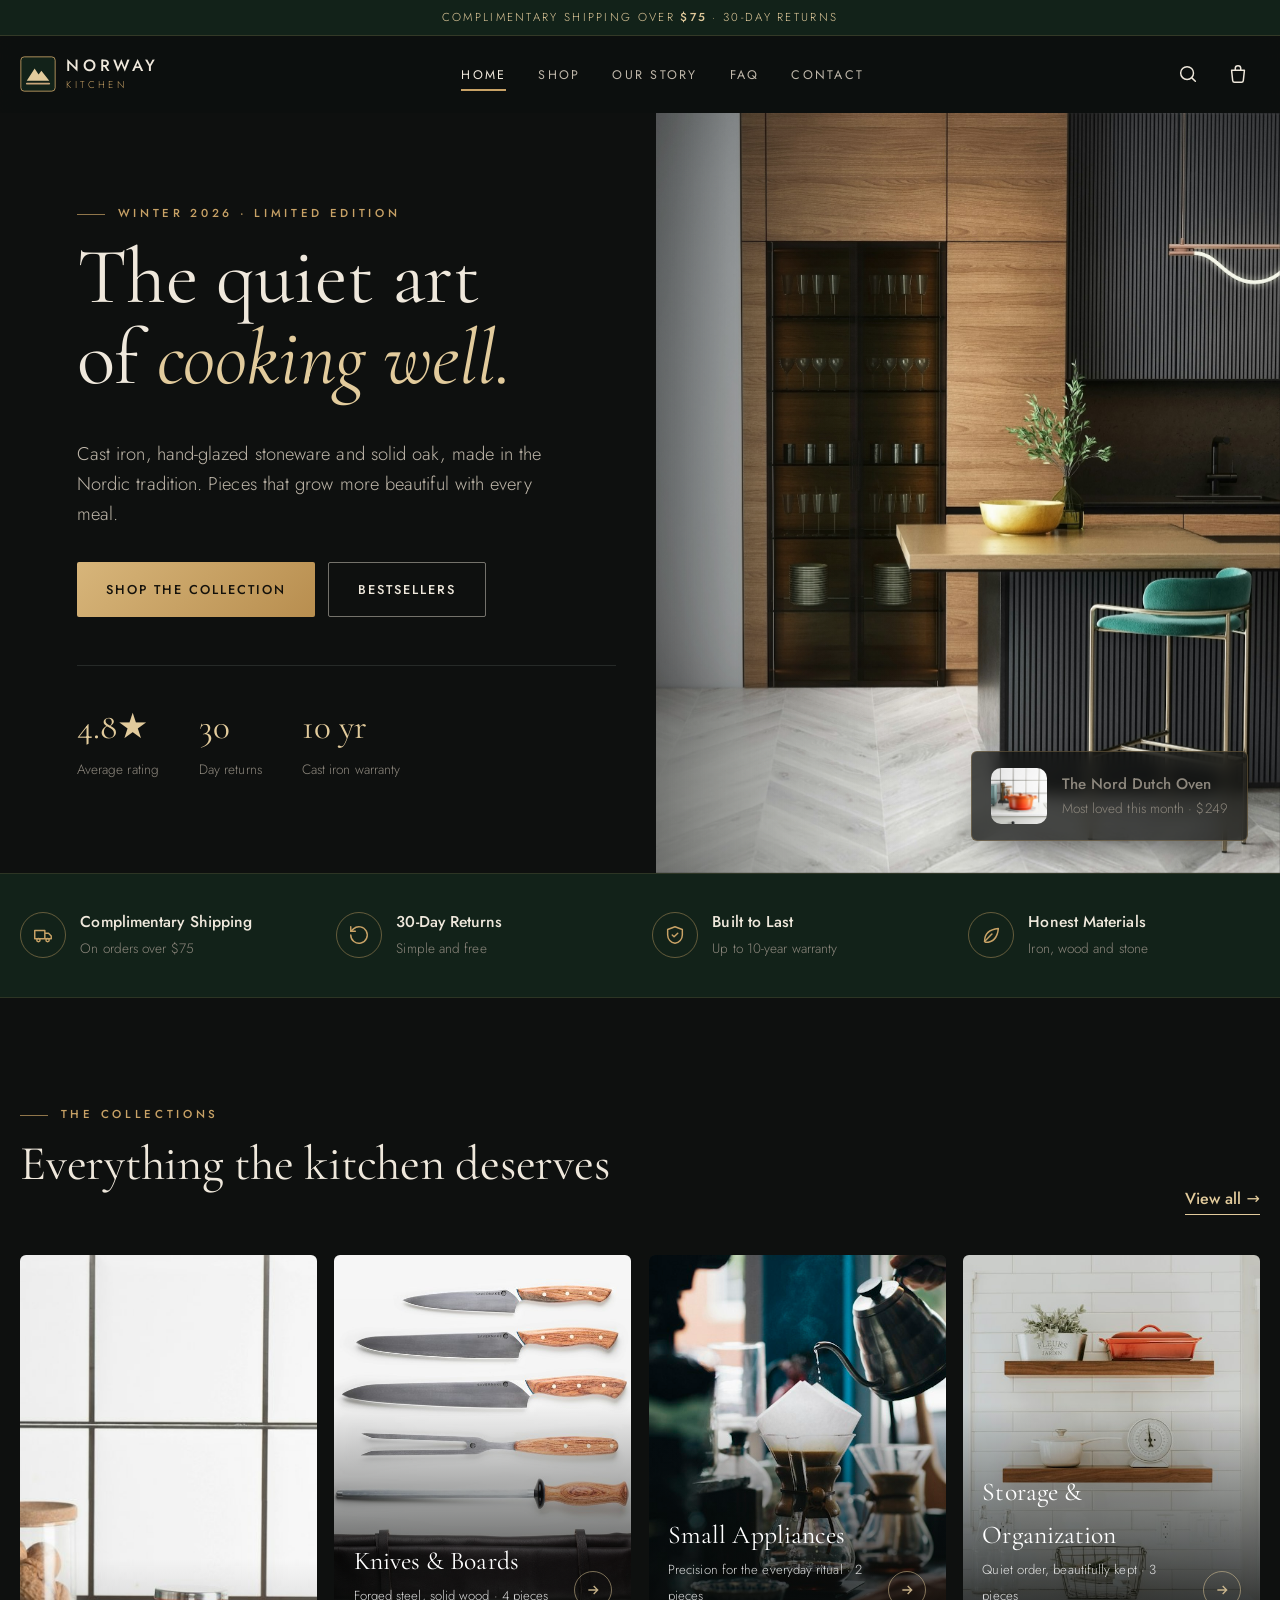
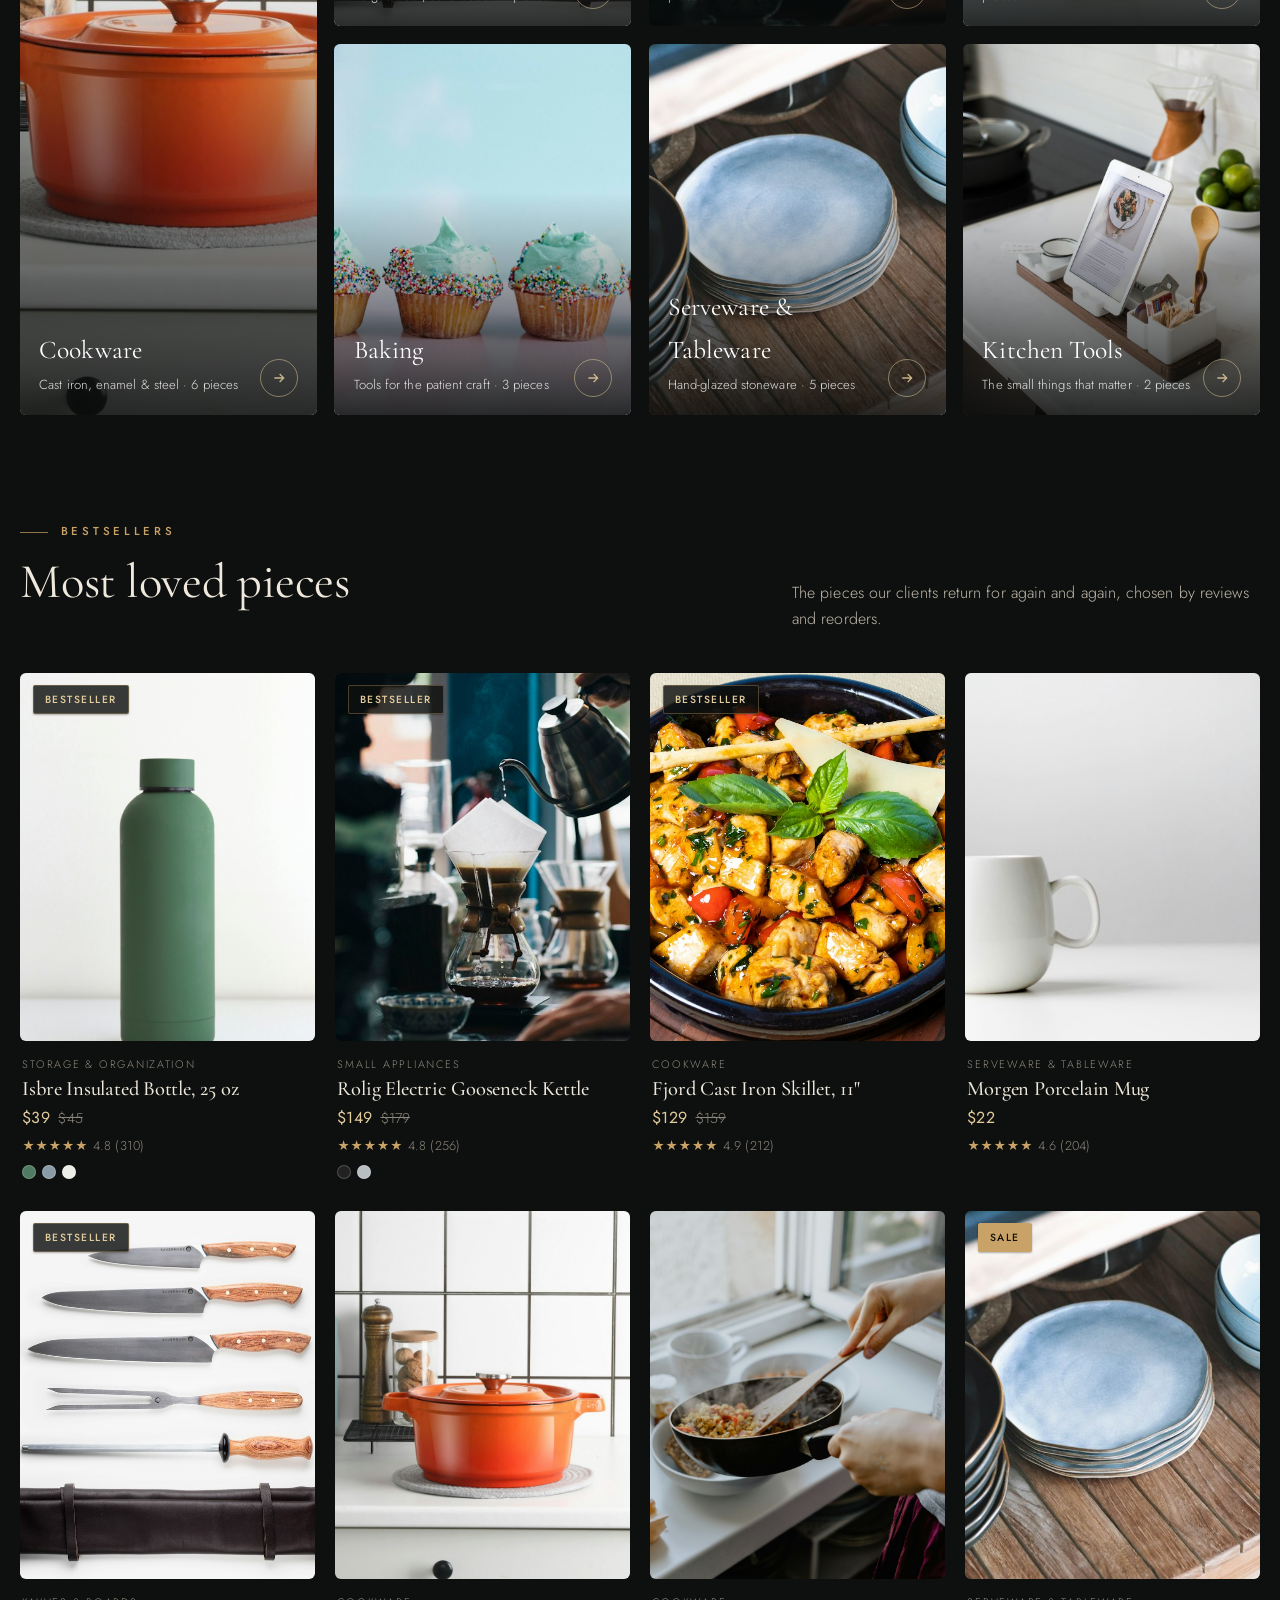
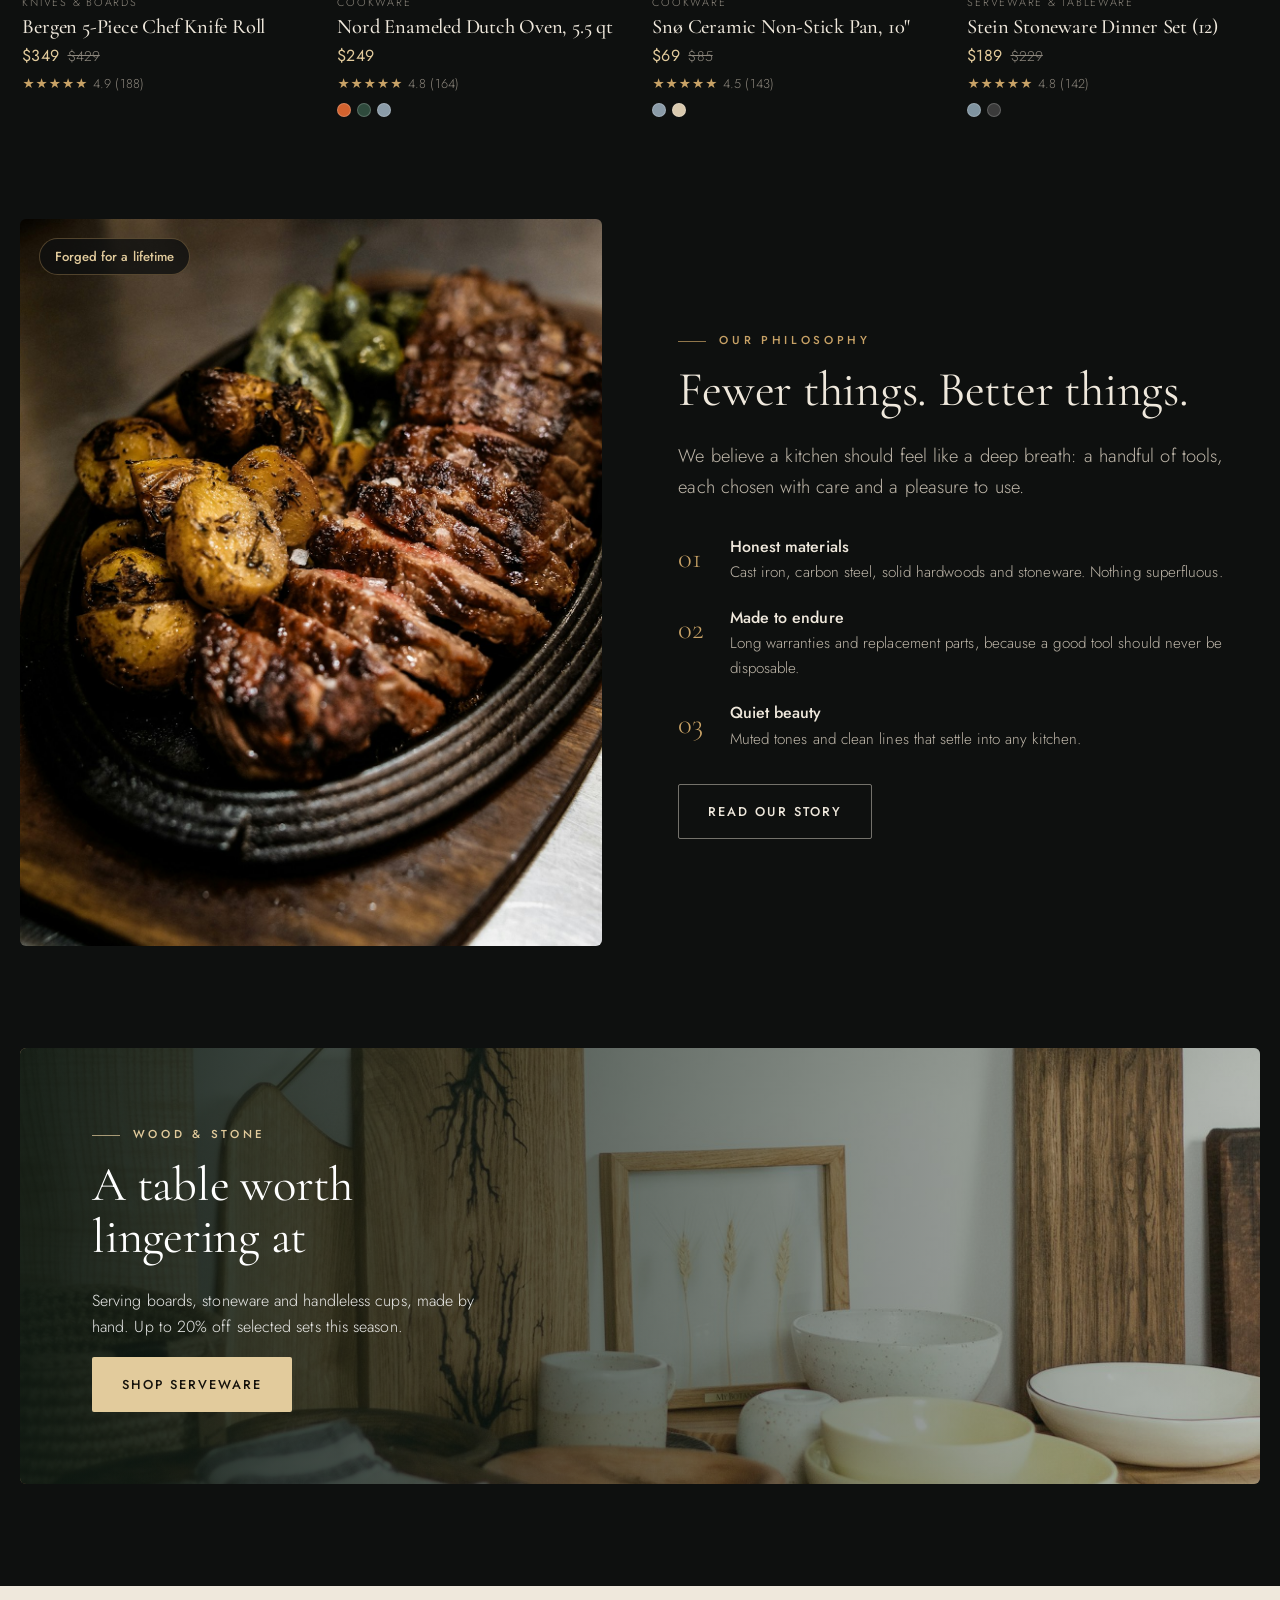
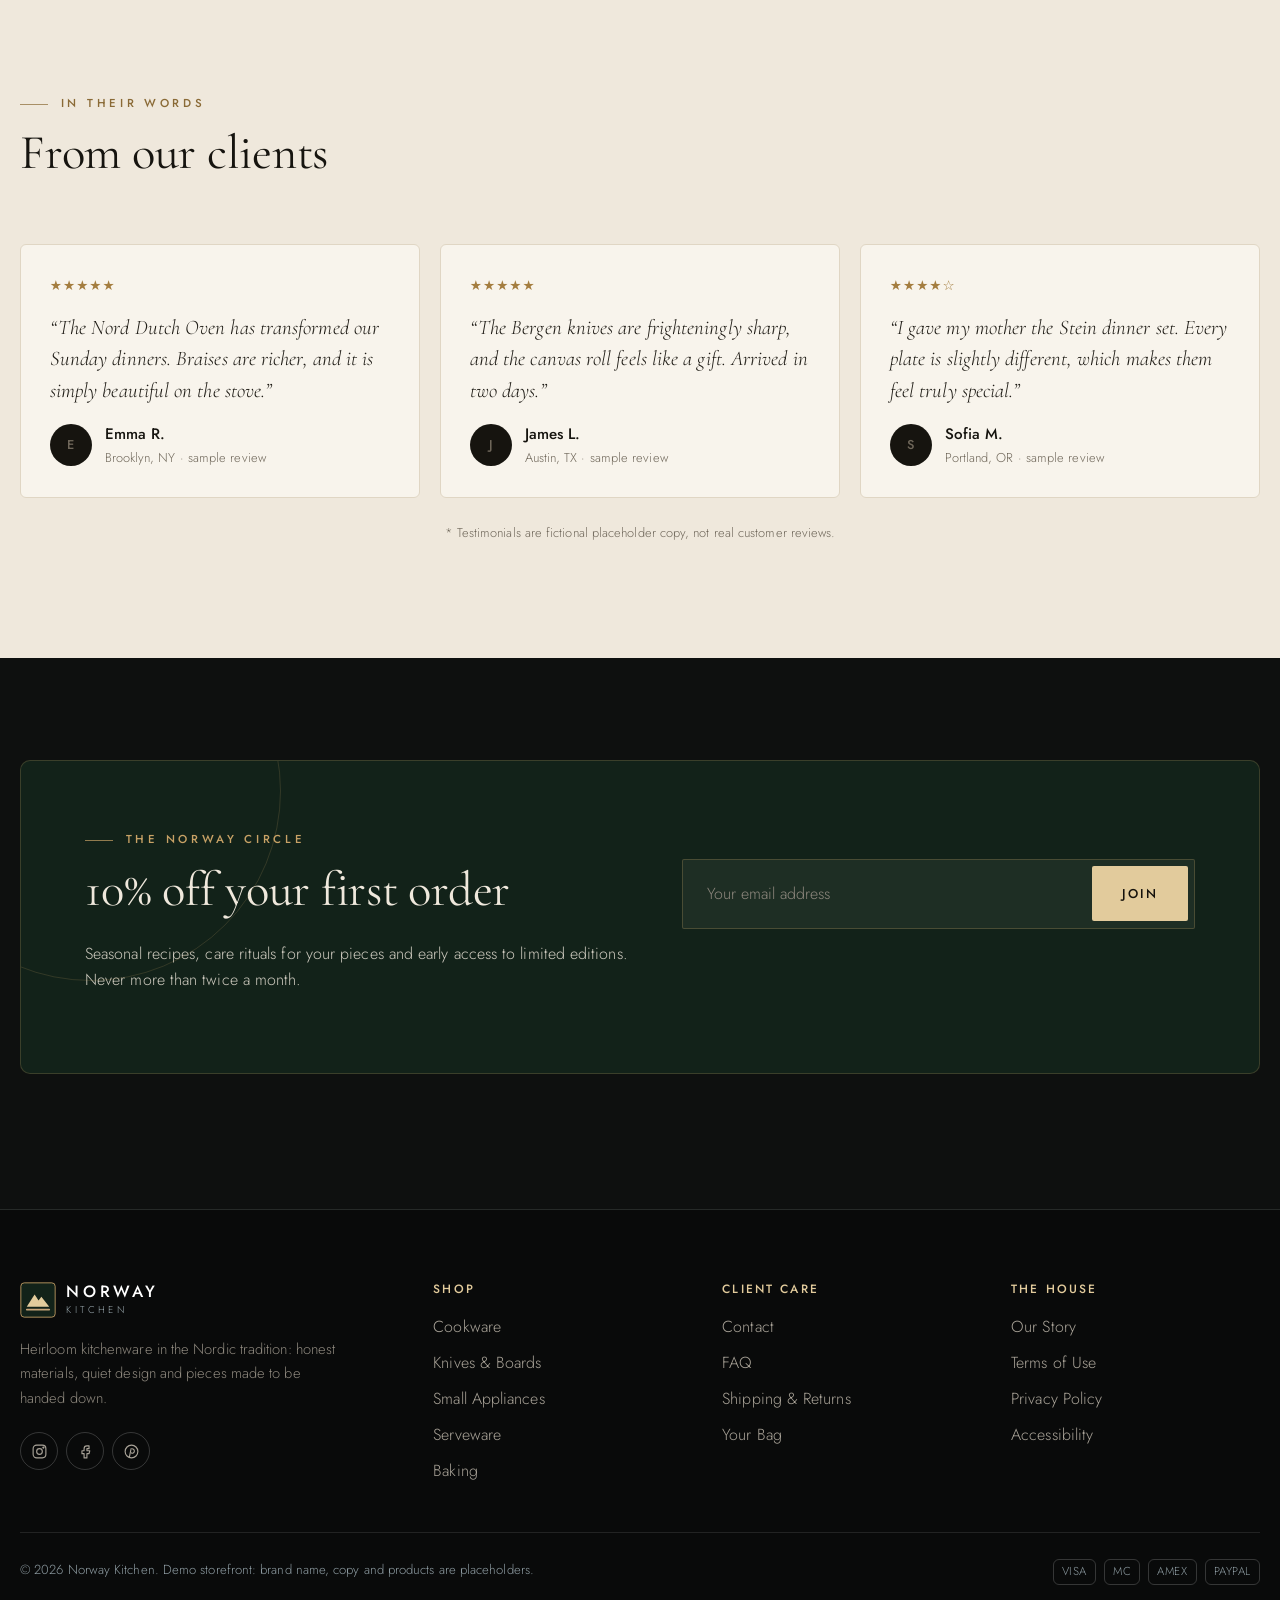
<file: index.html>
<!doctype html>
<html lang="en" dir="ltr">
<head>
<meta charset="utf-8">
<meta name="viewport" content="width=device-width, initial-scale=1">
<title>Norway Kitchen | Heirloom Kitchenware in the Nordic Tradition</title>
<meta name="description" content="Norway Kitchen: luxury cookware, knives, stoneware and kitchen tools in the Nordic tradition. Complimentary shipping over $75.">
<meta name="theme-color" content="#0E100F">
<meta property="og:type" content="website">
<meta property="og:site_name" content="Norway Kitchen">
<meta property="og:title" content="Norway Kitchen | Heirloom Kitchenware in the Nordic Tradition">
<meta property="og:description" content="Norway Kitchen: luxury cookware, knives, stoneware and kitchen tools in the Nordic tradition. Complimentary shipping over $75.">
<meta property="og:image" content="assets/img/hero.jpg">
<meta property="og:locale" content="en_US">
<meta name="twitter:card" content="summary_large_image">
<link rel="canonical" href="index.html">
<link rel="icon" href="favicon.svg" type="image/svg+xml">
<link rel="apple-touch-icon" href="apple-touch-icon.png">
<link rel="preconnect" href="https://fonts.googleapis.com">
<link rel="preconnect" href="https://fonts.gstatic.com" crossorigin>
<link href="https://fonts.googleapis.com/css2?family=Cormorant+Garamond:ital,wght@0,400;0,500;0,600;1,400;1,500&family=Jost:wght@300;400;500&display=swap" rel="stylesheet">
<link rel="stylesheet" href="assets/css/style.css">
</head>
<body>
<a class="skip-link" href="#main">Skip to main content</a>
<div class="announce">Complimentary shipping over <strong>$75</strong> · 30-day returns</div>
<header class="site-header">
  <div class="container header-inner">
    <button class="icon-btn menu-toggle" id="menu-toggle" type="button" aria-label="Open menu" aria-expanded="false" aria-controls="mobile-nav"><svg viewBox="0 0 24 24" fill="none" stroke="currentColor" stroke-width="1.6" stroke-linecap="round" stroke-linejoin="round" aria-hidden="true"><path d="M4 7h16M4 12h16M4 17h10"/></svg></button>
    <a class="logo" href="index.html" aria-label="Norway Kitchen home"><svg class="logo-mark" viewBox="0 0 64 64" aria-hidden="true"><rect x="1.5" y="1.5" width="61" height="61" rx="6" fill="#122219" stroke="#C8A266" stroke-width="1.5"/><path d="M12 44 26 22l7 11 5-7 14 18Z" fill="#E2CB9C"/><path d="M12 49h40" stroke="#C8A57A" stroke-width="3" stroke-linecap="round"/></svg><span class="logo-text"><b>NORWAY</b><small>KITCHEN</small></span></a>
    <nav class="main-nav" aria-label="Main"><ul><li><a href="index.html" aria-current="page">Home</a></li><li><a href="shop.html">Shop</a></li><li><a href="about.html">Our Story</a></li><li><a href="faq.html">FAQ</a></li><li><a href="contact.html">Contact</a></li></ul></nav>
    <div class="header-actions">
      <button class="icon-btn" id="search-toggle" type="button" aria-label="Search" aria-expanded="false" aria-controls="header-search"><svg viewBox="0 0 24 24" fill="none" stroke="currentColor" stroke-width="1.6" stroke-linecap="round" stroke-linejoin="round" aria-hidden="true"><circle cx="11" cy="11" r="7"/><path d="m20 20-3.5-3.5"/></svg></button>
      <a class="icon-btn" href="cart.html" data-open-cart data-cart-label aria-label="Shopping bag"><svg viewBox="0 0 24 24" fill="none" stroke="currentColor" stroke-width="1.6" stroke-linecap="round" stroke-linejoin="round" aria-hidden="true"><path d="M5 8h14l-1.2 11.2a2 2 0 0 1-2 1.8H8.2a2 2 0 0 1-2-1.8L5 8Z"/><path d="M9 8V6a3 3 0 0 1 6 0v2"/></svg><span class="cart-count" aria-hidden="true">0</span></a>
    </div>
  </div>
  <div class="header-search" id="header-search"><div class="container"><form action="shop.html" role="search"><label class="sr-only" for="hs">Search products</label><input class="input" id="hs" name="q" type="search" placeholder="Search skillets, knives, stoneware…"><button class="btn btn-primary" type="submit">Search</button></form></div></div>
</header>
<div class="mobile-nav" id="mobile-nav" aria-hidden="true">
  <div class="scrim" data-close-nav></div>
  <div class="panel" role="dialog" aria-modal="true" aria-label="Menu">
    <div class="row"><a class="logo" href="index.html"><svg class="logo-mark" viewBox="0 0 64 64" aria-hidden="true"><rect x="1.5" y="1.5" width="61" height="61" rx="6" fill="#122219" stroke="#C8A266" stroke-width="1.5"/><path d="M12 44 26 22l7 11 5-7 14 18Z" fill="#E2CB9C"/><path d="M12 49h40" stroke="#C8A57A" stroke-width="3" stroke-linecap="round"/></svg><span class="logo-text"><b>NORWAY</b><small>KITCHEN</small></span></a><button class="icon-btn" type="button" data-close-nav aria-label="Close menu"><svg viewBox="0 0 24 24" fill="none" stroke="currentColor" stroke-width="1.6" stroke-linecap="round" stroke-linejoin="round" aria-hidden="true"><path d="M6 6l12 12M18 6 6 18"/></svg></button></div>
    <nav aria-label="Mobile"><ul><li><a href="index.html">Home</a></li><li><a href="shop.html">Shop</a></li><li><a href="about.html">Our Story</a></li><li><a href="faq.html">FAQ</a></li><li><a href="contact.html">Contact</a></li><li><a href="shipping.html">Shipping & Returns</a></li><li><a href="cart.html">Your Bag</a></li></ul></nav>
  </div>
</div>
<main id="main">
<section class="hero" aria-label="Introduction">
  <div class="hero-grid">
    <div class="hero-copy">
      <span class="eyebrow">Winter 2026 · Limited Edition</span>
      <h1>The quiet art<br>of <em>cooking well.</em></h1>
      <p class="lead">Cast iron, hand-glazed stoneware and solid oak, made in the Nordic tradition. Pieces that grow more beautiful with every meal.</p>
      <div class="hero-ctas"><a class="btn btn-primary" href="shop.html">Shop the Collection</a><a class="btn btn-outline" href="shop.html?sort=popular">Bestsellers</a></div>
      <div class="hero-stats"><div><b>4.8★</b><span>Average rating</span></div><div><b>30</b><span>Day returns</span></div><div><b>10 yr</b><span>Cast iron warranty</span></div></div>
    </div>
    <div class="hero-media">
      <img src="assets/img/hero.jpg" alt="A dark luxury kitchen in black, oak and brass" width="1900" height="2075" fetchpriority="high">
      <a class="hero-badge" href="product.html?id=nord-dutch-oven"><img src="assets/img/products/dutch-oven.jpg" alt="" width="56" height="56"><span><b>The Nord Dutch Oven</b><span>Most loved this month · $249</span></span></a>
    </div>
  </div>
</section>
<div class="benefits"><div class="container benefits-grid">
  <div class="benefit"><span class="ic"><svg viewBox="0 0 24 24" fill="none" stroke="currentColor" stroke-width="1.6" stroke-linecap="round" stroke-linejoin="round" aria-hidden="true"><path d="M3 7h11v9H3zM14 10h4l3 3v3h-7"/><circle cx="7" cy="17.5" r="1.8"/><circle cx="17" cy="17.5" r="1.8"/></svg></span><div><b>Complimentary Shipping</b><span>On orders over $75</span></div></div>
  <div class="benefit"><span class="ic"><svg viewBox="0 0 24 24" fill="none" stroke="currentColor" stroke-width="1.6" stroke-linecap="round" stroke-linejoin="round" aria-hidden="true"><path d="M3 12a9 9 0 1 0 3-6.7L3 8"/><path d="M3 3v5h5"/></svg></span><div><b>30-Day Returns</b><span>Simple and free</span></div></div>
  <div class="benefit"><span class="ic"><svg viewBox="0 0 24 24" fill="none" stroke="currentColor" stroke-width="1.6" stroke-linecap="round" stroke-linejoin="round" aria-hidden="true"><path d="M12 3 4 6v6c0 4.5 3.4 8.3 8 9 4.6-.7 8-4.5 8-9V6l-8-3Z"/><path d="m9 12 2 2 4-4"/></svg></span><div><b>Built to Last</b><span>Up to 10-year warranty</span></div></div>
  <div class="benefit"><span class="ic"><svg viewBox="0 0 24 24" fill="none" stroke="currentColor" stroke-width="1.6" stroke-linecap="round" stroke-linejoin="round" aria-hidden="true"><path d="M5 19c0-8 5-13 15-14-1 10-6 15-14 15"/><path d="M5 19 13 11"/></svg></span><div><b>Honest Materials</b><span>Iron, wood and stone</span></div></div>
</div></div>
<section aria-labelledby="cats-title"><div class="container">
  <div class="section-head reveal"><div><span class="eyebrow">The Collections</span><h2 id="cats-title">Everything the kitchen deserves</h2></div><a class="link-arrow" href="shop.html">View all →</a></div>
  <div class="cat-grid" id="home-cats"></div>
</div></section>
<section aria-labelledby="best-title" style="padding-top:0"><div class="container">
  <div class="section-head reveal"><div><span class="eyebrow">Bestsellers</span><h2 id="best-title">Most loved pieces</h2></div><p>The pieces our clients return for again and again, chosen by reviews and reorders.</p></div>
  <div class="product-grid" id="bestsellers"></div>
</div></section>
<section style="padding-top:0"><div class="container split">
  <div class="split-media reveal"><img src="assets/img/story.jpg" alt="A cast iron pan with seared steak and roasted potatoes" loading="lazy" width="1200" height="1500"><span class="tag">Forged for a lifetime</span></div>
  <div class="reveal">
    <span class="eyebrow">Our Philosophy</span>
    <h2>Fewer things. Better things.</h2>
    <p class="lead">We believe a kitchen should feel like a deep breath: a handful of tools, each chosen with care and a pleasure to use.</p>
    <div class="values">
      <div class="value"><span class="num">01</span><div><b>Honest materials</b><p>Cast iron, carbon steel, solid hardwoods and stoneware. Nothing superfluous.</p></div></div>
      <div class="value"><span class="num">02</span><div><b>Made to endure</b><p>Long warranties and replacement parts, because a good tool should never be disposable.</p></div></div>
      <div class="value"><span class="num">03</span><div><b>Quiet beauty</b><p>Muted tones and clean lines that settle into any kitchen.</p></div></div>
    </div>
    <a class="btn btn-outline" href="about.html">Read Our Story</a>
  </div>
</div></section>
<section style="padding-top:0"><div class="container"><div class="banner reveal">
  <img src="assets/img/banner.jpg" alt="" loading="lazy" width="1600" height="1067">
  <div class="banner-copy"><span class="eyebrow">Wood &amp; Stone</span><h2>A table worth lingering at</h2><p>Serving boards, stoneware and handleless cups, made by hand. Up to 20% off selected sets this season.</p><a class="btn btn-light" href="shop.html?cat=serveware">Shop Serveware</a></div>
</div></div></section>
<section class="testimonials" aria-labelledby="t-title"><div class="container">
  <div class="section-head reveal"><div><span class="eyebrow">In Their Words</span><h2 id="t-title">From our clients</h2></div></div>
  <div class="t-grid">
    <figure class="t-card reveal" style="margin:0"><span class="stars" aria-label="5 stars">★★★★★</span><blockquote>“The Nord Dutch Oven has transformed our Sunday dinners. Braises are richer, and it is simply beautiful on the stove.”</blockquote><figcaption class="t-person"><span class="avatar">E</span><span><b>Emma R.</b><span>Brooklyn, NY · sample review</span></span></figcaption></figure>
    <figure class="t-card reveal" style="margin:0"><span class="stars" aria-label="5 stars">★★★★★</span><blockquote>“The Bergen knives are frighteningly sharp, and the canvas roll feels like a gift. Arrived in two days.”</blockquote><figcaption class="t-person"><span class="avatar">J</span><span><b>James L.</b><span>Austin, TX · sample review</span></span></figcaption></figure>
    <figure class="t-card reveal" style="margin:0"><span class="stars" aria-label="4 stars">★★★★☆</span><blockquote>“I gave my mother the Stein dinner set. Every plate is slightly different, which makes them feel truly special.”</blockquote><figcaption class="t-person"><span class="avatar">S</span><span><b>Sofia M.</b><span>Portland, OR · sample review</span></span></figcaption></figure>
  </div>
  <p class="placeholder-note">* Testimonials are fictional placeholder copy, not real customer reviews.</p>
</div></section>
<section><div class="container"><div class="newsletter reveal">
<div><span class="eyebrow">The Norway Circle</span><h2>10% off your first order</h2><p>Seasonal recipes, care rituals for your pieces and early access to limited editions. Never more than twice a month.</p></div>
<div><form data-demo="Welcome to the Circle. (Demo: your email was not stored.)" novalidate><label for="nl-email" class="sr-only">Email address</label><input id="nl-email" type="email" required placeholder="Your email address" autocomplete="email"><button class="btn btn-light" type="submit">Join</button></form><p class="msg" aria-live="polite"></p></div>
</div></div></section>
</main>
<footer class="site-footer">
  <div class="container">
    <div class="footer-grid">
      <div>
        <a class="logo" href="index.html"><svg class="logo-mark" viewBox="0 0 64 64" aria-hidden="true"><rect x="1.5" y="1.5" width="61" height="61" rx="6" fill="#122219" stroke="#C8A266" stroke-width="1.5"/><path d="M12 44 26 22l7 11 5-7 14 18Z" fill="#E2CB9C"/><path d="M12 49h40" stroke="#C8A57A" stroke-width="3" stroke-linecap="round"/></svg><span class="logo-text"><b>NORWAY</b><small>KITCHEN</small></span></a>
        <p class="footer-about">Heirloom kitchenware in the Nordic tradition: honest materials, quiet design and pieces made to be handed down.</p>
        <div class="socials"><a href="#" aria-label="Instagram (placeholder link)"><svg viewBox="0 0 24 24" fill="none" stroke="currentColor" stroke-width="1.6" stroke-linecap="round" stroke-linejoin="round" aria-hidden="true"><rect x="3" y="3" width="18" height="18" rx="5"/><circle cx="12" cy="12" r="4"/><circle cx="17.5" cy="6.5" r=".8" fill="currentColor"/></svg></a><a href="#" aria-label="Facebook (placeholder link)"><svg viewBox="0 0 24 24" fill="none" stroke="currentColor" stroke-width="1.6" stroke-linecap="round" stroke-linejoin="round" aria-hidden="true"><path d="M14 8h3V4h-3a4 4 0 0 0-4 4v3H7v4h3v6h4v-6h3l1-4h-4V8z"/></svg></a><a href="#" aria-label="Pinterest (placeholder link)"><svg viewBox="0 0 24 24" fill="none" stroke="currentColor" stroke-width="1.6" stroke-linecap="round" stroke-linejoin="round" aria-hidden="true"><circle cx="12" cy="12" r="9"/><path d="M11 8.5c3-1 5.5.6 5 3.3-.4 2.2-2.5 3.2-4 2.2M11 10l-2 10"/></svg></a></div>
      </div>
      <div><h4>Shop</h4><ul><li><a href="shop.html?cat=cookware">Cookware</a></li><li><a href="shop.html?cat=knives">Knives &amp; Boards</a></li><li><a href="shop.html?cat=appliances">Small Appliances</a></li><li><a href="shop.html?cat=serveware">Serveware</a></li><li><a href="shop.html?cat=baking">Baking</a></li></ul></div>
      <div><h4>Client Care</h4><ul><li><a href="contact.html">Contact</a></li><li><a href="faq.html">FAQ</a></li><li><a href="shipping.html">Shipping &amp; Returns</a></li><li><a href="cart.html">Your Bag</a></li></ul></div>
      <div><h4>The House</h4><ul><li><a href="about.html">Our Story</a></li><li><a href="shipping.html#terms">Terms of Use</a></li><li><a href="shipping.html#privacy">Privacy Policy</a></li><li><a href="contact.html#accessibility">Accessibility</a></li></ul></div>
    </div>
    <div class="footer-bottom">
      <span>© <span id="year">2026</span> Norway Kitchen. Demo storefront: brand name, copy and products are placeholders.</span>
      <div class="pay-icons" aria-label="Payment methods (illustrative)"><span>VISA</span><span>MC</span><span>AMEX</span><span>PAYPAL</span></div>
    </div>
  </div>
</footer>
<aside class="drawer" id="cart-drawer" aria-hidden="true">
  <div class="scrim" data-close-cart></div>
  <div class="panel" role="dialog" aria-modal="true" aria-labelledby="drawer-title">
    <div class="drawer-head"><h2 id="drawer-title">Your Bag</h2><button class="icon-btn" type="button" data-close-cart aria-label="Close bag"><svg viewBox="0 0 24 24" fill="none" stroke="currentColor" stroke-width="1.6" stroke-linecap="round" stroke-linejoin="round" aria-hidden="true"><path d="M6 6l12 12M18 6 6 18"/></svg></button></div>
    <div class="drawer-body" id="drawer-body"></div>
    <div class="drawer-foot" id="drawer-foot" hidden></div>
  </div>
</aside>
<div class="toast-wrap" aria-live="polite" role="status"></div>
<script src="assets/js/products.js"></script>
<script src="assets/js/app.js"></script>
</body>
</html>
</file>
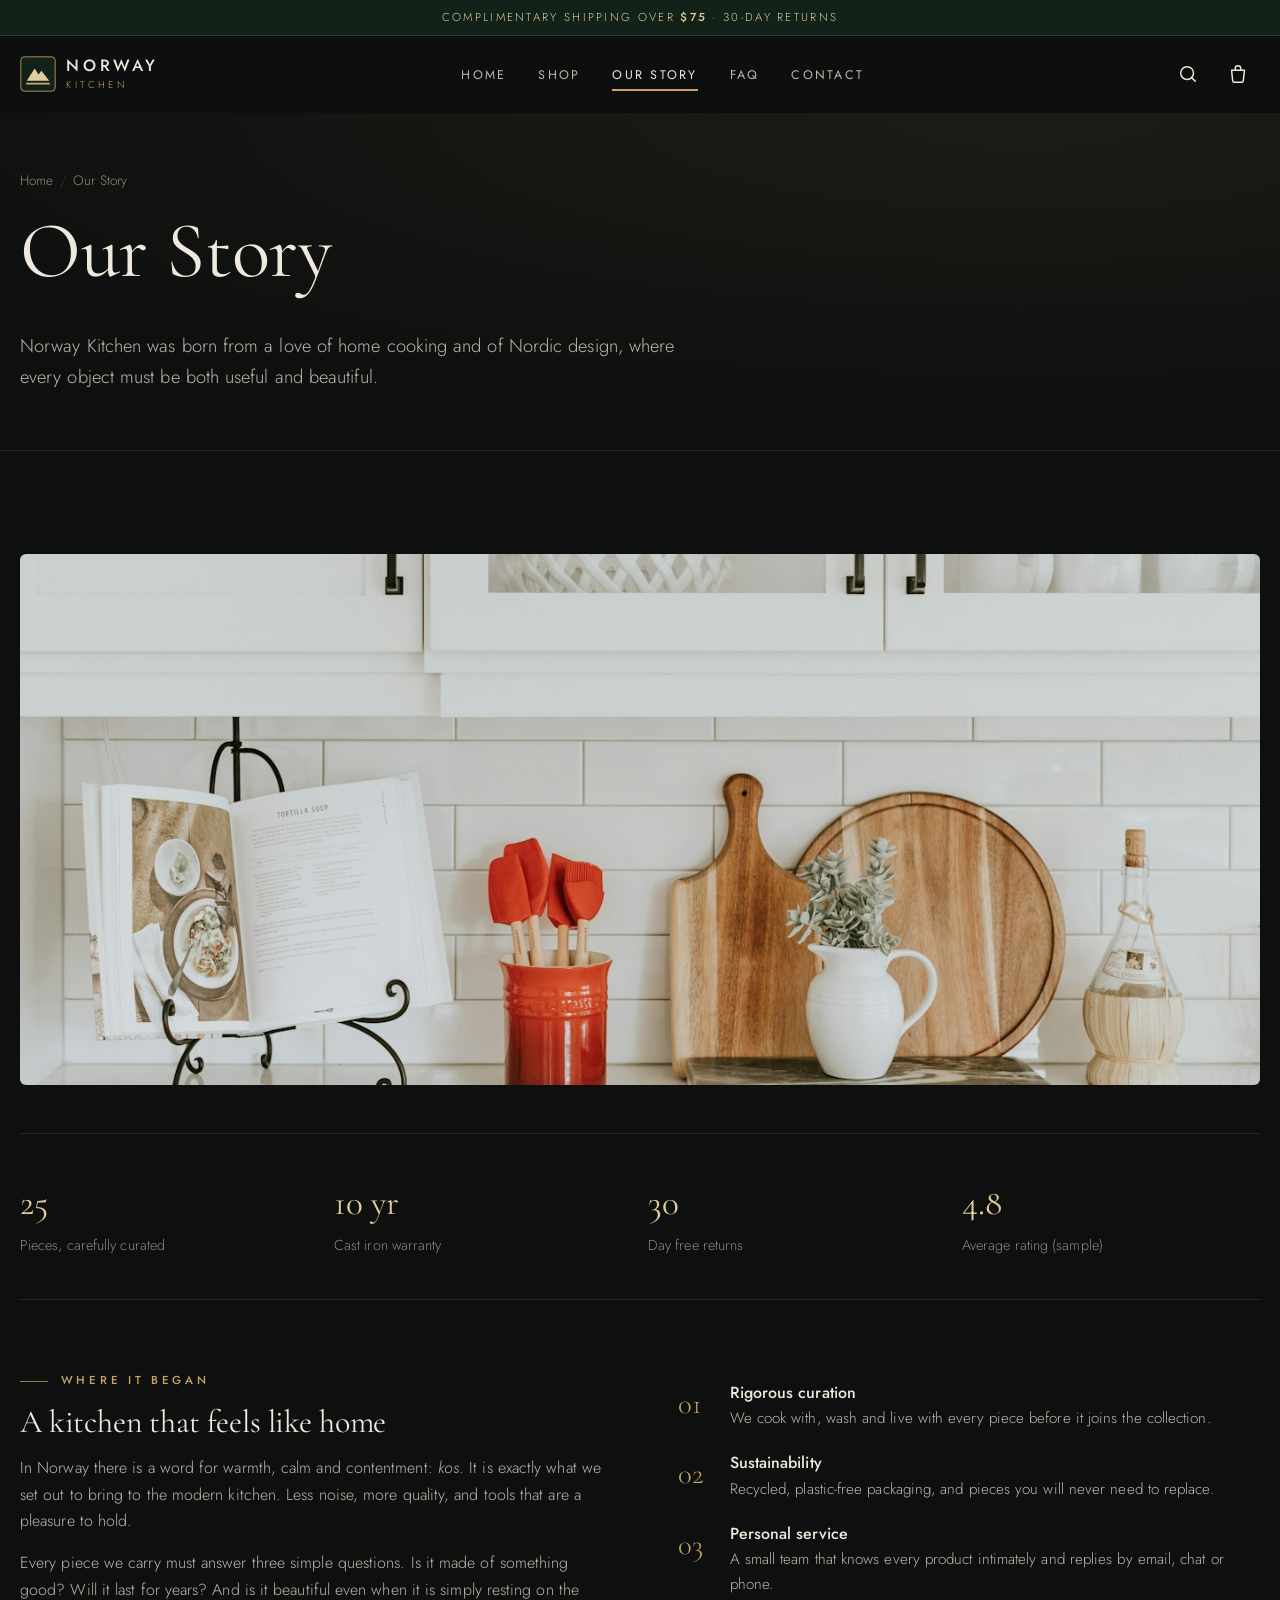
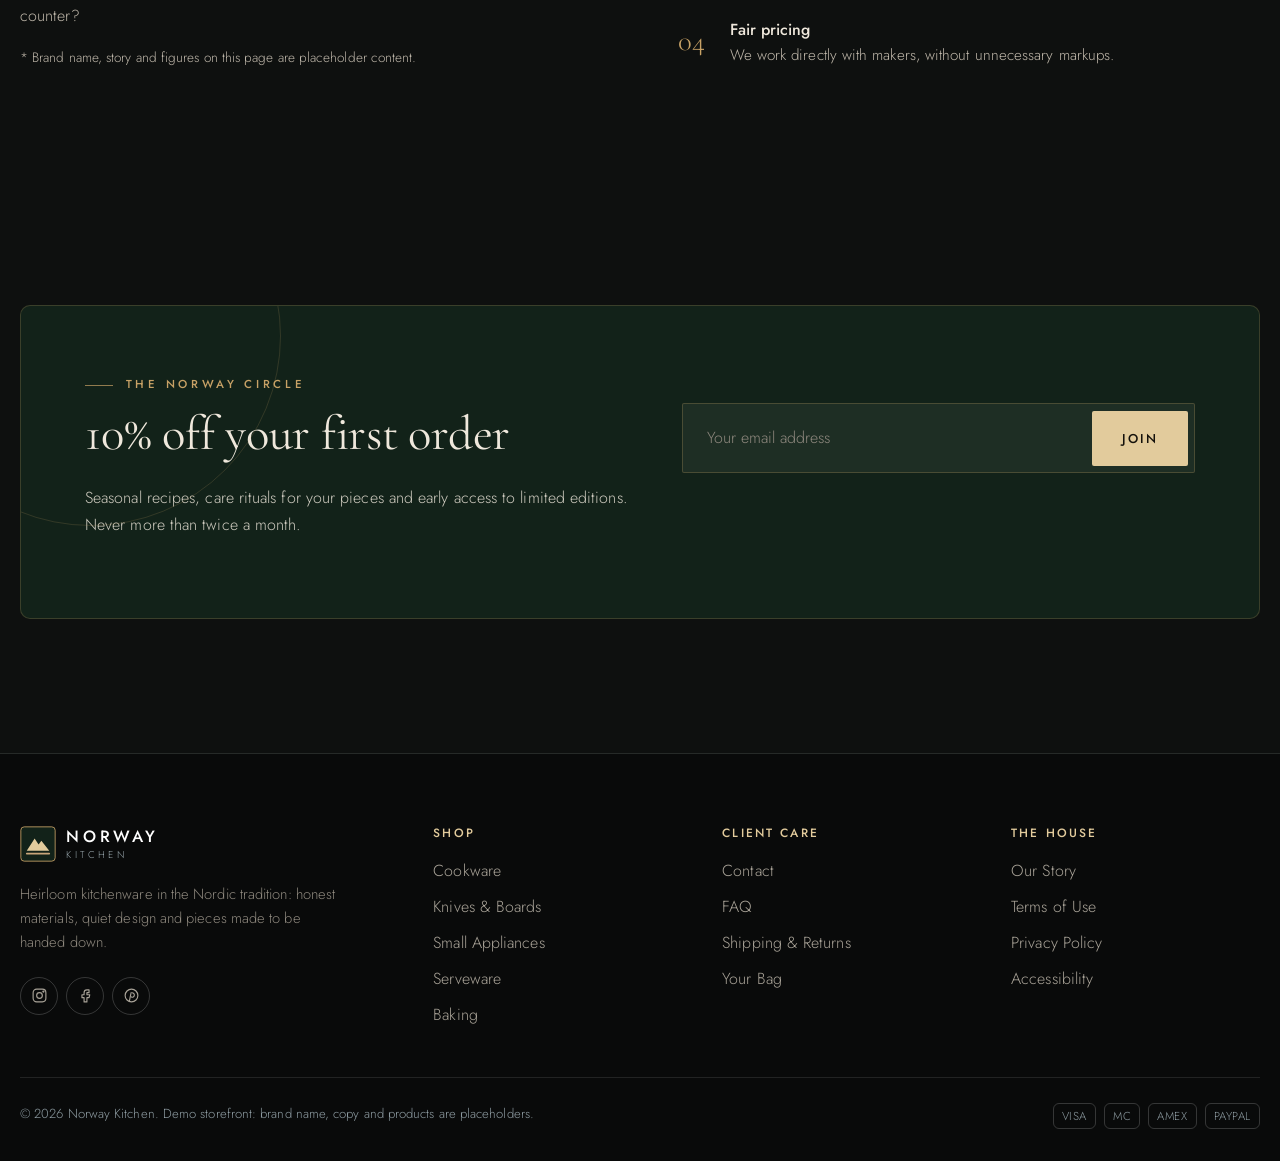
<file: about.html>
<!doctype html>
<html lang="en" dir="ltr">
<head>
<meta charset="utf-8">
<meta name="viewport" content="width=device-width, initial-scale=1">
<title>Our Story | Norway Kitchen</title>
<meta name="description" content="Meet Norway Kitchen: heirloom kitchenware in the Nordic tradition, honest materials and personal service.">
<meta name="theme-color" content="#0E100F">
<meta property="og:type" content="website">
<meta property="og:site_name" content="Norway Kitchen">
<meta property="og:title" content="Our Story | Norway Kitchen">
<meta property="og:description" content="Meet Norway Kitchen: heirloom kitchenware in the Nordic tradition, honest materials and personal service.">
<meta property="og:image" content="assets/img/hero.jpg">
<meta property="og:locale" content="en_US">
<meta name="twitter:card" content="summary_large_image">
<link rel="canonical" href="about.html">
<link rel="icon" href="favicon.svg" type="image/svg+xml">
<link rel="apple-touch-icon" href="apple-touch-icon.png">
<link rel="preconnect" href="https://fonts.googleapis.com">
<link rel="preconnect" href="https://fonts.gstatic.com" crossorigin>
<link href="https://fonts.googleapis.com/css2?family=Cormorant+Garamond:ital,wght@0,400;0,500;0,600;1,400;1,500&family=Jost:wght@300;400;500&display=swap" rel="stylesheet">
<link rel="stylesheet" href="assets/css/style.css">
</head>
<body>
<a class="skip-link" href="#main">Skip to main content</a>
<div class="announce">Complimentary shipping over <strong>$75</strong> · 30-day returns</div>
<header class="site-header">
  <div class="container header-inner">
    <button class="icon-btn menu-toggle" id="menu-toggle" type="button" aria-label="Open menu" aria-expanded="false" aria-controls="mobile-nav"><svg viewBox="0 0 24 24" fill="none" stroke="currentColor" stroke-width="1.6" stroke-linecap="round" stroke-linejoin="round" aria-hidden="true"><path d="M4 7h16M4 12h16M4 17h10"/></svg></button>
    <a class="logo" href="index.html" aria-label="Norway Kitchen home"><svg class="logo-mark" viewBox="0 0 64 64" aria-hidden="true"><rect x="1.5" y="1.5" width="61" height="61" rx="6" fill="#122219" stroke="#C8A266" stroke-width="1.5"/><path d="M12 44 26 22l7 11 5-7 14 18Z" fill="#E2CB9C"/><path d="M12 49h40" stroke="#C8A57A" stroke-width="3" stroke-linecap="round"/></svg><span class="logo-text"><b>NORWAY</b><small>KITCHEN</small></span></a>
    <nav class="main-nav" aria-label="Main"><ul><li><a href="index.html">Home</a></li><li><a href="shop.html">Shop</a></li><li><a href="about.html" aria-current="page">Our Story</a></li><li><a href="faq.html">FAQ</a></li><li><a href="contact.html">Contact</a></li></ul></nav>
    <div class="header-actions">
      <button class="icon-btn" id="search-toggle" type="button" aria-label="Search" aria-expanded="false" aria-controls="header-search"><svg viewBox="0 0 24 24" fill="none" stroke="currentColor" stroke-width="1.6" stroke-linecap="round" stroke-linejoin="round" aria-hidden="true"><circle cx="11" cy="11" r="7"/><path d="m20 20-3.5-3.5"/></svg></button>
      <a class="icon-btn" href="cart.html" data-open-cart data-cart-label aria-label="Shopping bag"><svg viewBox="0 0 24 24" fill="none" stroke="currentColor" stroke-width="1.6" stroke-linecap="round" stroke-linejoin="round" aria-hidden="true"><path d="M5 8h14l-1.2 11.2a2 2 0 0 1-2 1.8H8.2a2 2 0 0 1-2-1.8L5 8Z"/><path d="M9 8V6a3 3 0 0 1 6 0v2"/></svg><span class="cart-count" aria-hidden="true">0</span></a>
    </div>
  </div>
  <div class="header-search" id="header-search"><div class="container"><form action="shop.html" role="search"><label class="sr-only" for="hs">Search products</label><input class="input" id="hs" name="q" type="search" placeholder="Search skillets, knives, stoneware…"><button class="btn btn-primary" type="submit">Search</button></form></div></div>
</header>
<div class="mobile-nav" id="mobile-nav" aria-hidden="true">
  <div class="scrim" data-close-nav></div>
  <div class="panel" role="dialog" aria-modal="true" aria-label="Menu">
    <div class="row"><a class="logo" href="index.html"><svg class="logo-mark" viewBox="0 0 64 64" aria-hidden="true"><rect x="1.5" y="1.5" width="61" height="61" rx="6" fill="#122219" stroke="#C8A266" stroke-width="1.5"/><path d="M12 44 26 22l7 11 5-7 14 18Z" fill="#E2CB9C"/><path d="M12 49h40" stroke="#C8A57A" stroke-width="3" stroke-linecap="round"/></svg><span class="logo-text"><b>NORWAY</b><small>KITCHEN</small></span></a><button class="icon-btn" type="button" data-close-nav aria-label="Close menu"><svg viewBox="0 0 24 24" fill="none" stroke="currentColor" stroke-width="1.6" stroke-linecap="round" stroke-linejoin="round" aria-hidden="true"><path d="M6 6l12 12M18 6 6 18"/></svg></button></div>
    <nav aria-label="Mobile"><ul><li><a href="index.html">Home</a></li><li><a href="shop.html">Shop</a></li><li><a href="about.html">Our Story</a></li><li><a href="faq.html">FAQ</a></li><li><a href="contact.html">Contact</a></li><li><a href="shipping.html">Shipping & Returns</a></li><li><a href="cart.html">Your Bag</a></li></ul></nav>
  </div>
</div>
<main id="main"><section class="page-hero"><div class="container"><nav class="breadcrumbs" aria-label="Breadcrumb"><ol><li><a href="index.html">Home</a></li><li aria-current="page">Our Story</li></ol></nav><h1>Our Story</h1><p class="lead">Norway Kitchen was born from a love of home cooking and of Nordic design, where every object must be both useful and beautiful.</p></div></section>
<section><div class="container">
  <div class="wide-img reveal"><img src="assets/img/about.jpg" alt="A bright kitchen with wooden tools" width="1400" height="933" loading="lazy"></div>
  <div class="about-stats reveal"><div><b>25</b><span>Pieces, carefully curated</span></div><div><b>10 yr</b><span>Cast iron warranty</span></div><div><b>30</b><span>Day free returns</span></div><div><b>4.8</b><span>Average rating (sample)</span></div></div>
  <div class="split">
    <div class="prose reveal"><span class="eyebrow">Where It Began</span><h2 style="margin-top:0">A kitchen that feels like home</h2>
      <p>In Norway there is a word for warmth, calm and contentment: <em>kos</em>. It is exactly what we set out to bring to the modern kitchen. Less noise, more quality, and tools that are a pleasure to hold.</p>
      <p>Every piece we carry must answer three simple questions. Is it made of something good? Will it last for years? And is it beautiful even when it is simply resting on the counter?</p>
      <p class="small muted">* Brand name, story and figures on this page are placeholder content.</p></div>
    <div class="values reveal">
      <div class="value"><span class="num">01</span><div><b>Rigorous curation</b><p>We cook with, wash and live with every piece before it joins the collection.</p></div></div>
      <div class="value"><span class="num">02</span><div><b>Sustainability</b><p>Recycled, plastic-free packaging, and pieces you will never need to replace.</p></div></div>
      <div class="value"><span class="num">03</span><div><b>Personal service</b><p>A small team that knows every product intimately and replies by email, chat or phone.</p></div></div>
      <div class="value"><span class="num">04</span><div><b>Fair pricing</b><p>We work directly with makers, without unnecessary markups.</p></div></div>
    </div>
  </div>
</div></section>
<section><div class="container"><div class="newsletter reveal">
<div><span class="eyebrow">The Norway Circle</span><h2>10% off your first order</h2><p>Seasonal recipes, care rituals for your pieces and early access to limited editions. Never more than twice a month.</p></div>
<div><form data-demo="Welcome to the Circle. (Demo: your email was not stored.)" novalidate><label for="nl-email" class="sr-only">Email address</label><input id="nl-email" type="email" required placeholder="Your email address" autocomplete="email"><button class="btn btn-light" type="submit">Join</button></form><p class="msg" aria-live="polite"></p></div>
</div></div></section></main>
<footer class="site-footer">
  <div class="container">
    <div class="footer-grid">
      <div>
        <a class="logo" href="index.html"><svg class="logo-mark" viewBox="0 0 64 64" aria-hidden="true"><rect x="1.5" y="1.5" width="61" height="61" rx="6" fill="#122219" stroke="#C8A266" stroke-width="1.5"/><path d="M12 44 26 22l7 11 5-7 14 18Z" fill="#E2CB9C"/><path d="M12 49h40" stroke="#C8A57A" stroke-width="3" stroke-linecap="round"/></svg><span class="logo-text"><b>NORWAY</b><small>KITCHEN</small></span></a>
        <p class="footer-about">Heirloom kitchenware in the Nordic tradition: honest materials, quiet design and pieces made to be handed down.</p>
        <div class="socials"><a href="#" aria-label="Instagram (placeholder link)"><svg viewBox="0 0 24 24" fill="none" stroke="currentColor" stroke-width="1.6" stroke-linecap="round" stroke-linejoin="round" aria-hidden="true"><rect x="3" y="3" width="18" height="18" rx="5"/><circle cx="12" cy="12" r="4"/><circle cx="17.5" cy="6.5" r=".8" fill="currentColor"/></svg></a><a href="#" aria-label="Facebook (placeholder link)"><svg viewBox="0 0 24 24" fill="none" stroke="currentColor" stroke-width="1.6" stroke-linecap="round" stroke-linejoin="round" aria-hidden="true"><path d="M14 8h3V4h-3a4 4 0 0 0-4 4v3H7v4h3v6h4v-6h3l1-4h-4V8z"/></svg></a><a href="#" aria-label="Pinterest (placeholder link)"><svg viewBox="0 0 24 24" fill="none" stroke="currentColor" stroke-width="1.6" stroke-linecap="round" stroke-linejoin="round" aria-hidden="true"><circle cx="12" cy="12" r="9"/><path d="M11 8.5c3-1 5.5.6 5 3.3-.4 2.2-2.5 3.2-4 2.2M11 10l-2 10"/></svg></a></div>
      </div>
      <div><h4>Shop</h4><ul><li><a href="shop.html?cat=cookware">Cookware</a></li><li><a href="shop.html?cat=knives">Knives &amp; Boards</a></li><li><a href="shop.html?cat=appliances">Small Appliances</a></li><li><a href="shop.html?cat=serveware">Serveware</a></li><li><a href="shop.html?cat=baking">Baking</a></li></ul></div>
      <div><h4>Client Care</h4><ul><li><a href="contact.html">Contact</a></li><li><a href="faq.html">FAQ</a></li><li><a href="shipping.html">Shipping &amp; Returns</a></li><li><a href="cart.html">Your Bag</a></li></ul></div>
      <div><h4>The House</h4><ul><li><a href="about.html">Our Story</a></li><li><a href="shipping.html#terms">Terms of Use</a></li><li><a href="shipping.html#privacy">Privacy Policy</a></li><li><a href="contact.html#accessibility">Accessibility</a></li></ul></div>
    </div>
    <div class="footer-bottom">
      <span>© <span id="year">2026</span> Norway Kitchen. Demo storefront: brand name, copy and products are placeholders.</span>
      <div class="pay-icons" aria-label="Payment methods (illustrative)"><span>VISA</span><span>MC</span><span>AMEX</span><span>PAYPAL</span></div>
    </div>
  </div>
</footer>
<aside class="drawer" id="cart-drawer" aria-hidden="true">
  <div class="scrim" data-close-cart></div>
  <div class="panel" role="dialog" aria-modal="true" aria-labelledby="drawer-title">
    <div class="drawer-head"><h2 id="drawer-title">Your Bag</h2><button class="icon-btn" type="button" data-close-cart aria-label="Close bag"><svg viewBox="0 0 24 24" fill="none" stroke="currentColor" stroke-width="1.6" stroke-linecap="round" stroke-linejoin="round" aria-hidden="true"><path d="M6 6l12 12M18 6 6 18"/></svg></button></div>
    <div class="drawer-body" id="drawer-body"></div>
    <div class="drawer-foot" id="drawer-foot" hidden></div>
  </div>
</aside>
<div class="toast-wrap" aria-live="polite" role="status"></div>
<script src="assets/js/products.js"></script>
<script src="assets/js/app.js"></script>
</body>
</html>
</file>
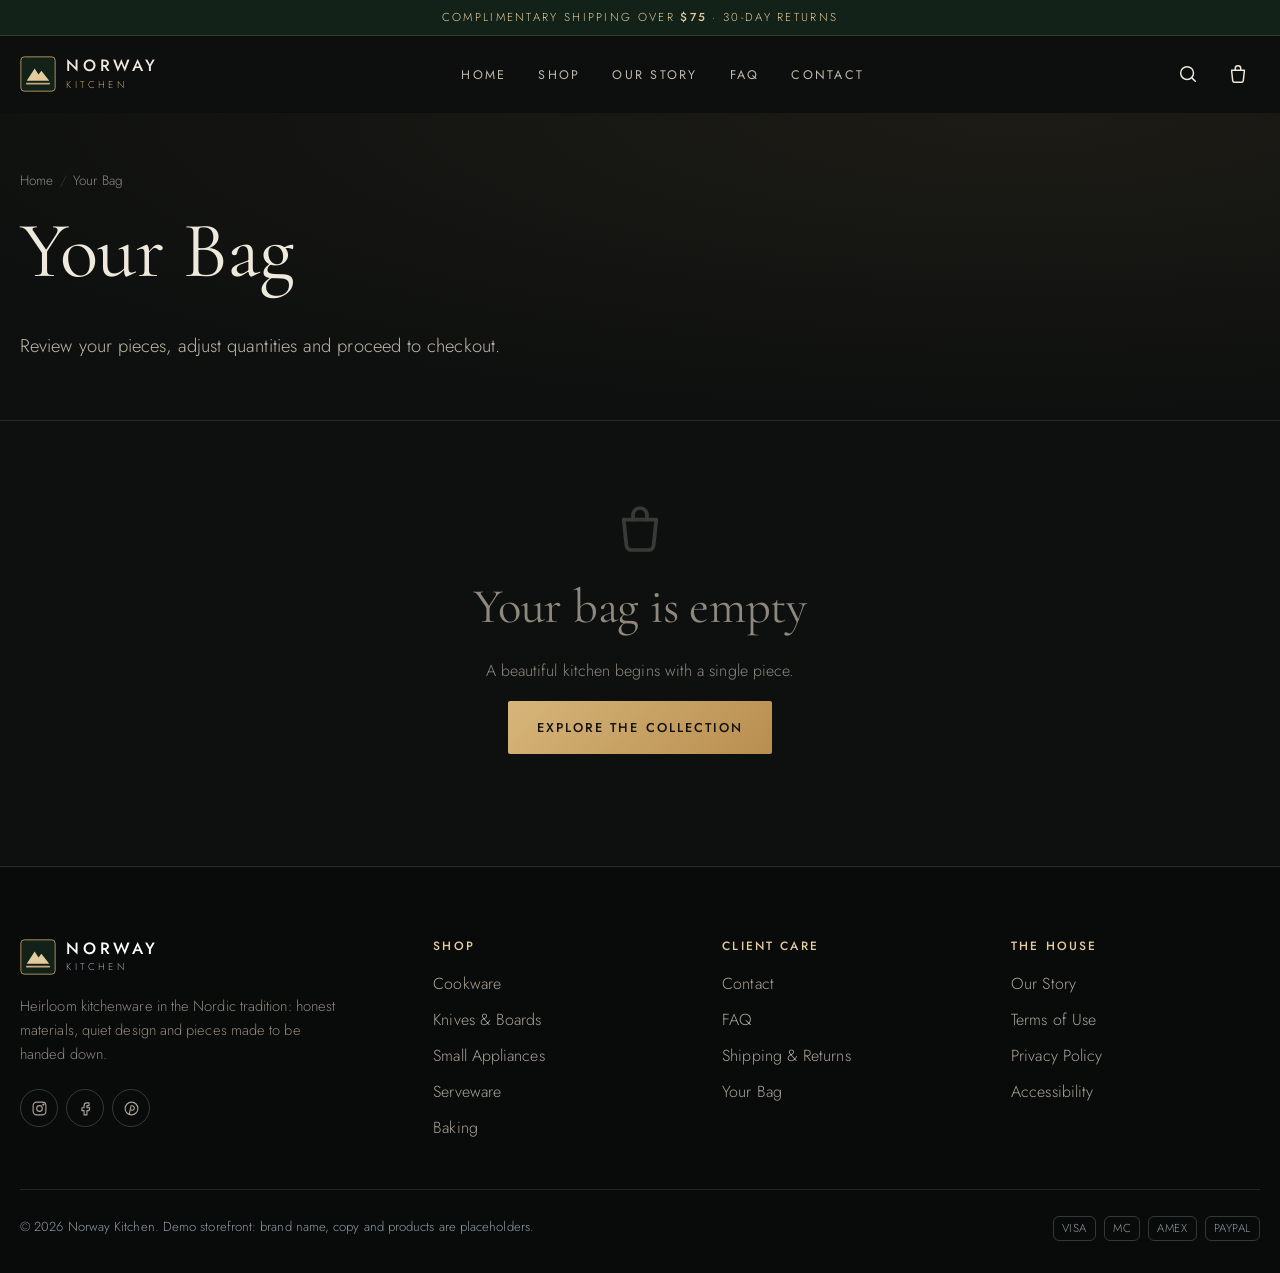
<file: cart.html>
<!doctype html>
<html lang="en" dir="ltr">
<head>
<meta charset="utf-8">
<meta name="viewport" content="width=device-width, initial-scale=1">
<title>Your Bag | Norway Kitchen</title>
<meta name="description" content="Your shopping bag at Norway Kitchen.">
<meta name="theme-color" content="#0E100F">
<meta property="og:type" content="website">
<meta property="og:site_name" content="Norway Kitchen">
<meta property="og:title" content="Your Bag | Norway Kitchen">
<meta property="og:description" content="Your shopping bag at Norway Kitchen.">
<meta property="og:image" content="assets/img/hero.jpg">
<meta property="og:locale" content="en_US">
<meta name="twitter:card" content="summary_large_image">
<link rel="canonical" href="cart.html">
<link rel="icon" href="favicon.svg" type="image/svg+xml">
<link rel="apple-touch-icon" href="apple-touch-icon.png">
<link rel="preconnect" href="https://fonts.googleapis.com">
<link rel="preconnect" href="https://fonts.gstatic.com" crossorigin>
<link href="https://fonts.googleapis.com/css2?family=Cormorant+Garamond:ital,wght@0,400;0,500;0,600;1,400;1,500&family=Jost:wght@300;400;500&display=swap" rel="stylesheet">
<link rel="stylesheet" href="assets/css/style.css">
</head>
<body>
<a class="skip-link" href="#main">Skip to main content</a>
<div class="announce">Complimentary shipping over <strong>$75</strong> · 30-day returns</div>
<header class="site-header">
  <div class="container header-inner">
    <button class="icon-btn menu-toggle" id="menu-toggle" type="button" aria-label="Open menu" aria-expanded="false" aria-controls="mobile-nav"><svg viewBox="0 0 24 24" fill="none" stroke="currentColor" stroke-width="1.6" stroke-linecap="round" stroke-linejoin="round" aria-hidden="true"><path d="M4 7h16M4 12h16M4 17h10"/></svg></button>
    <a class="logo" href="index.html" aria-label="Norway Kitchen home"><svg class="logo-mark" viewBox="0 0 64 64" aria-hidden="true"><rect x="1.5" y="1.5" width="61" height="61" rx="6" fill="#122219" stroke="#C8A266" stroke-width="1.5"/><path d="M12 44 26 22l7 11 5-7 14 18Z" fill="#E2CB9C"/><path d="M12 49h40" stroke="#C8A57A" stroke-width="3" stroke-linecap="round"/></svg><span class="logo-text"><b>NORWAY</b><small>KITCHEN</small></span></a>
    <nav class="main-nav" aria-label="Main"><ul><li><a href="index.html">Home</a></li><li><a href="shop.html">Shop</a></li><li><a href="about.html">Our Story</a></li><li><a href="faq.html">FAQ</a></li><li><a href="contact.html">Contact</a></li></ul></nav>
    <div class="header-actions">
      <button class="icon-btn" id="search-toggle" type="button" aria-label="Search" aria-expanded="false" aria-controls="header-search"><svg viewBox="0 0 24 24" fill="none" stroke="currentColor" stroke-width="1.6" stroke-linecap="round" stroke-linejoin="round" aria-hidden="true"><circle cx="11" cy="11" r="7"/><path d="m20 20-3.5-3.5"/></svg></button>
      <a class="icon-btn" href="cart.html" data-open-cart data-cart-label aria-label="Shopping bag"><svg viewBox="0 0 24 24" fill="none" stroke="currentColor" stroke-width="1.6" stroke-linecap="round" stroke-linejoin="round" aria-hidden="true"><path d="M5 8h14l-1.2 11.2a2 2 0 0 1-2 1.8H8.2a2 2 0 0 1-2-1.8L5 8Z"/><path d="M9 8V6a3 3 0 0 1 6 0v2"/></svg><span class="cart-count" aria-hidden="true">0</span></a>
    </div>
  </div>
  <div class="header-search" id="header-search"><div class="container"><form action="shop.html" role="search"><label class="sr-only" for="hs">Search products</label><input class="input" id="hs" name="q" type="search" placeholder="Search skillets, knives, stoneware…"><button class="btn btn-primary" type="submit">Search</button></form></div></div>
</header>
<div class="mobile-nav" id="mobile-nav" aria-hidden="true">
  <div class="scrim" data-close-nav></div>
  <div class="panel" role="dialog" aria-modal="true" aria-label="Menu">
    <div class="row"><a class="logo" href="index.html"><svg class="logo-mark" viewBox="0 0 64 64" aria-hidden="true"><rect x="1.5" y="1.5" width="61" height="61" rx="6" fill="#122219" stroke="#C8A266" stroke-width="1.5"/><path d="M12 44 26 22l7 11 5-7 14 18Z" fill="#E2CB9C"/><path d="M12 49h40" stroke="#C8A57A" stroke-width="3" stroke-linecap="round"/></svg><span class="logo-text"><b>NORWAY</b><small>KITCHEN</small></span></a><button class="icon-btn" type="button" data-close-nav aria-label="Close menu"><svg viewBox="0 0 24 24" fill="none" stroke="currentColor" stroke-width="1.6" stroke-linecap="round" stroke-linejoin="round" aria-hidden="true"><path d="M6 6l12 12M18 6 6 18"/></svg></button></div>
    <nav aria-label="Mobile"><ul><li><a href="index.html">Home</a></li><li><a href="shop.html">Shop</a></li><li><a href="about.html">Our Story</a></li><li><a href="faq.html">FAQ</a></li><li><a href="contact.html">Contact</a></li><li><a href="shipping.html">Shipping & Returns</a></li><li><a href="cart.html">Your Bag</a></li></ul></nav>
  </div>
</div>
<main id="main"><section class="page-hero"><div class="container"><nav class="breadcrumbs" aria-label="Breadcrumb"><ol><li><a href="index.html">Home</a></li><li aria-current="page">Your Bag</li></ol></nav><h1>Your Bag</h1><p class="lead">Review your pieces, adjust quantities and proceed to checkout.</p></div></section><div class="container" id="cart-page"></div></main>
<footer class="site-footer">
  <div class="container">
    <div class="footer-grid">
      <div>
        <a class="logo" href="index.html"><svg class="logo-mark" viewBox="0 0 64 64" aria-hidden="true"><rect x="1.5" y="1.5" width="61" height="61" rx="6" fill="#122219" stroke="#C8A266" stroke-width="1.5"/><path d="M12 44 26 22l7 11 5-7 14 18Z" fill="#E2CB9C"/><path d="M12 49h40" stroke="#C8A57A" stroke-width="3" stroke-linecap="round"/></svg><span class="logo-text"><b>NORWAY</b><small>KITCHEN</small></span></a>
        <p class="footer-about">Heirloom kitchenware in the Nordic tradition: honest materials, quiet design and pieces made to be handed down.</p>
        <div class="socials"><a href="#" aria-label="Instagram (placeholder link)"><svg viewBox="0 0 24 24" fill="none" stroke="currentColor" stroke-width="1.6" stroke-linecap="round" stroke-linejoin="round" aria-hidden="true"><rect x="3" y="3" width="18" height="18" rx="5"/><circle cx="12" cy="12" r="4"/><circle cx="17.5" cy="6.5" r=".8" fill="currentColor"/></svg></a><a href="#" aria-label="Facebook (placeholder link)"><svg viewBox="0 0 24 24" fill="none" stroke="currentColor" stroke-width="1.6" stroke-linecap="round" stroke-linejoin="round" aria-hidden="true"><path d="M14 8h3V4h-3a4 4 0 0 0-4 4v3H7v4h3v6h4v-6h3l1-4h-4V8z"/></svg></a><a href="#" aria-label="Pinterest (placeholder link)"><svg viewBox="0 0 24 24" fill="none" stroke="currentColor" stroke-width="1.6" stroke-linecap="round" stroke-linejoin="round" aria-hidden="true"><circle cx="12" cy="12" r="9"/><path d="M11 8.5c3-1 5.5.6 5 3.3-.4 2.2-2.5 3.2-4 2.2M11 10l-2 10"/></svg></a></div>
      </div>
      <div><h4>Shop</h4><ul><li><a href="shop.html?cat=cookware">Cookware</a></li><li><a href="shop.html?cat=knives">Knives &amp; Boards</a></li><li><a href="shop.html?cat=appliances">Small Appliances</a></li><li><a href="shop.html?cat=serveware">Serveware</a></li><li><a href="shop.html?cat=baking">Baking</a></li></ul></div>
      <div><h4>Client Care</h4><ul><li><a href="contact.html">Contact</a></li><li><a href="faq.html">FAQ</a></li><li><a href="shipping.html">Shipping &amp; Returns</a></li><li><a href="cart.html">Your Bag</a></li></ul></div>
      <div><h4>The House</h4><ul><li><a href="about.html">Our Story</a></li><li><a href="shipping.html#terms">Terms of Use</a></li><li><a href="shipping.html#privacy">Privacy Policy</a></li><li><a href="contact.html#accessibility">Accessibility</a></li></ul></div>
    </div>
    <div class="footer-bottom">
      <span>© <span id="year">2026</span> Norway Kitchen. Demo storefront: brand name, copy and products are placeholders.</span>
      <div class="pay-icons" aria-label="Payment methods (illustrative)"><span>VISA</span><span>MC</span><span>AMEX</span><span>PAYPAL</span></div>
    </div>
  </div>
</footer>
<aside class="drawer" id="cart-drawer" aria-hidden="true">
  <div class="scrim" data-close-cart></div>
  <div class="panel" role="dialog" aria-modal="true" aria-labelledby="drawer-title">
    <div class="drawer-head"><h2 id="drawer-title">Your Bag</h2><button class="icon-btn" type="button" data-close-cart aria-label="Close bag"><svg viewBox="0 0 24 24" fill="none" stroke="currentColor" stroke-width="1.6" stroke-linecap="round" stroke-linejoin="round" aria-hidden="true"><path d="M6 6l12 12M18 6 6 18"/></svg></button></div>
    <div class="drawer-body" id="drawer-body"></div>
    <div class="drawer-foot" id="drawer-foot" hidden></div>
  </div>
</aside>
<div class="toast-wrap" aria-live="polite" role="status"></div>
<script src="assets/js/products.js"></script>
<script src="assets/js/app.js"></script>
</body>
</html>
</file>
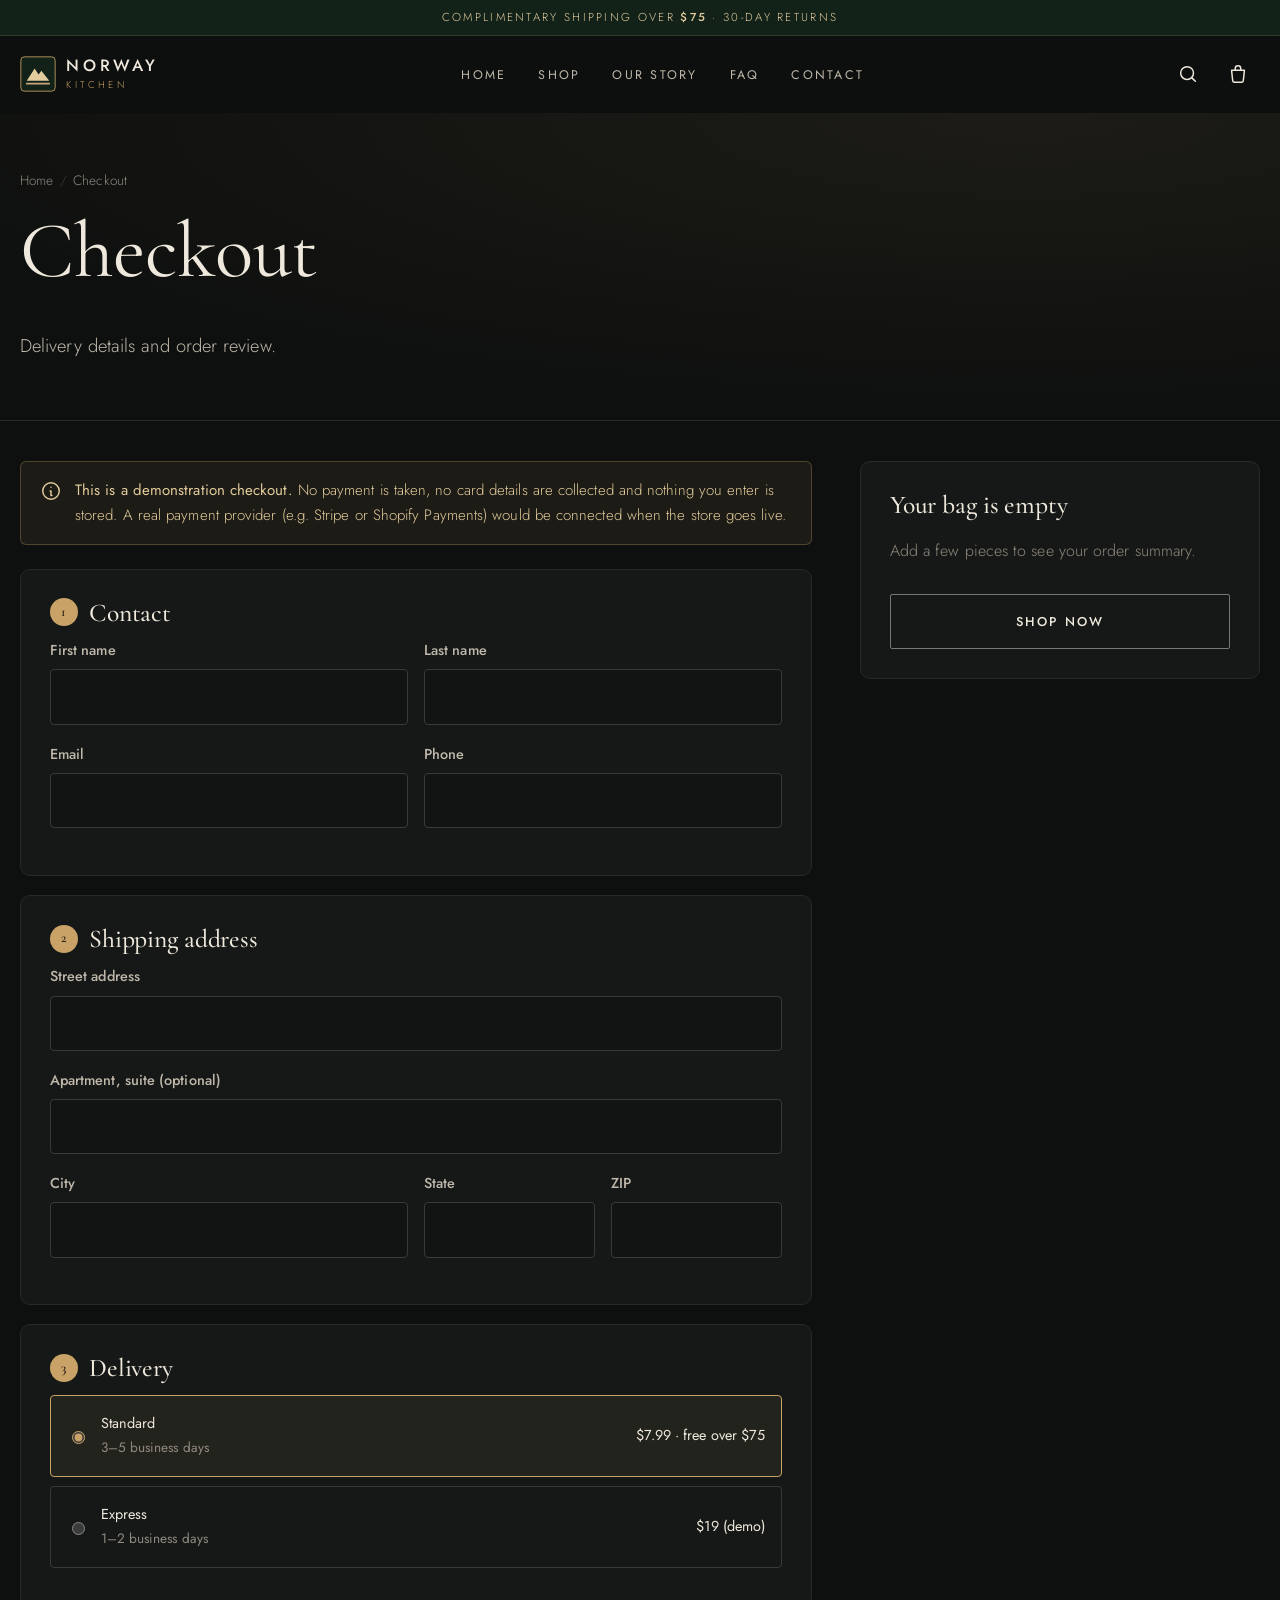
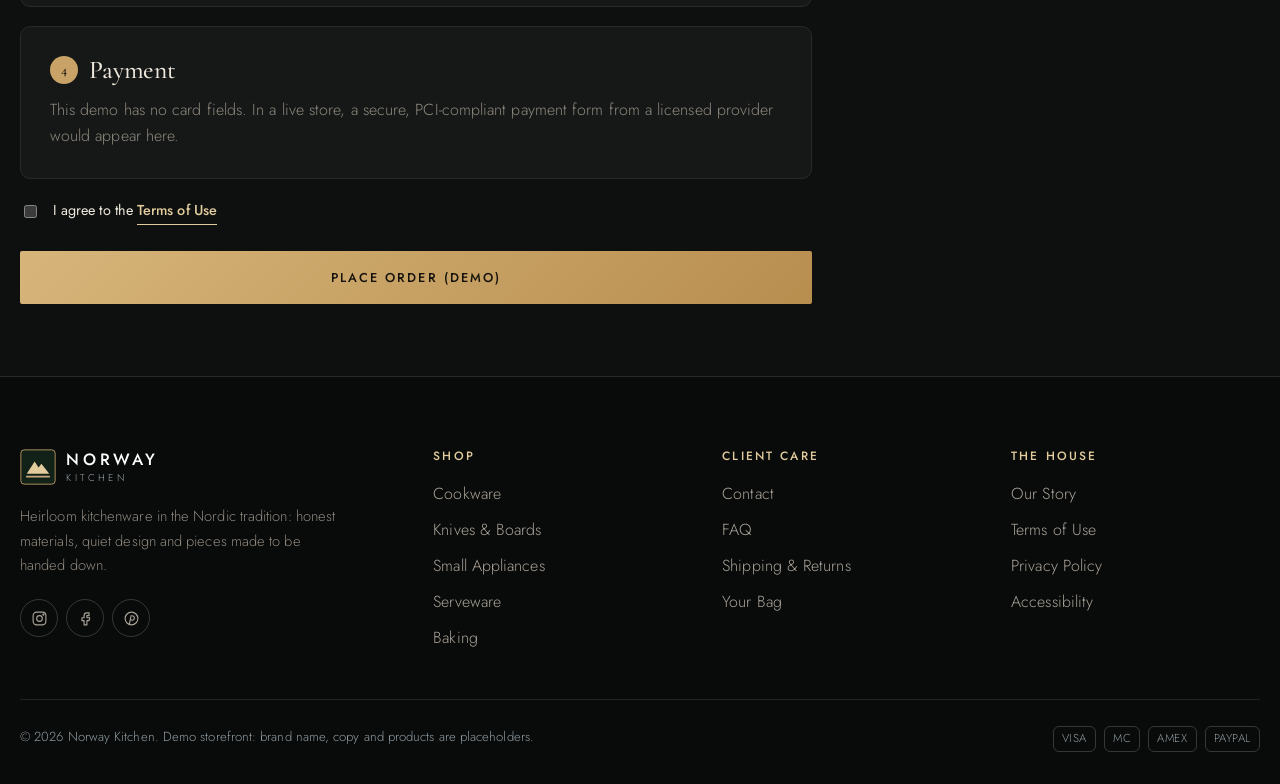
<file: checkout.html>
<!doctype html>
<html lang="en" dir="ltr">
<head>
<meta charset="utf-8">
<meta name="viewport" content="width=device-width, initial-scale=1">
<title>Checkout (Demo) | Norway Kitchen</title>
<meta name="description" content="Demo checkout for Norway Kitchen. No payment is taken.">
<meta name="theme-color" content="#0E100F">
<meta property="og:type" content="website">
<meta property="og:site_name" content="Norway Kitchen">
<meta property="og:title" content="Checkout (Demo) | Norway Kitchen">
<meta property="og:description" content="Demo checkout for Norway Kitchen. No payment is taken.">
<meta property="og:image" content="assets/img/hero.jpg">
<meta property="og:locale" content="en_US">
<meta name="twitter:card" content="summary_large_image">
<link rel="canonical" href="checkout.html">
<link rel="icon" href="favicon.svg" type="image/svg+xml">
<link rel="apple-touch-icon" href="apple-touch-icon.png">
<link rel="preconnect" href="https://fonts.googleapis.com">
<link rel="preconnect" href="https://fonts.gstatic.com" crossorigin>
<link href="https://fonts.googleapis.com/css2?family=Cormorant+Garamond:ital,wght@0,400;0,500;0,600;1,400;1,500&family=Jost:wght@300;400;500&display=swap" rel="stylesheet">
<link rel="stylesheet" href="assets/css/style.css">
</head>
<body>
<a class="skip-link" href="#main">Skip to main content</a>
<div class="announce">Complimentary shipping over <strong>$75</strong> · 30-day returns</div>
<header class="site-header">
  <div class="container header-inner">
    <button class="icon-btn menu-toggle" id="menu-toggle" type="button" aria-label="Open menu" aria-expanded="false" aria-controls="mobile-nav"><svg viewBox="0 0 24 24" fill="none" stroke="currentColor" stroke-width="1.6" stroke-linecap="round" stroke-linejoin="round" aria-hidden="true"><path d="M4 7h16M4 12h16M4 17h10"/></svg></button>
    <a class="logo" href="index.html" aria-label="Norway Kitchen home"><svg class="logo-mark" viewBox="0 0 64 64" aria-hidden="true"><rect x="1.5" y="1.5" width="61" height="61" rx="6" fill="#122219" stroke="#C8A266" stroke-width="1.5"/><path d="M12 44 26 22l7 11 5-7 14 18Z" fill="#E2CB9C"/><path d="M12 49h40" stroke="#C8A57A" stroke-width="3" stroke-linecap="round"/></svg><span class="logo-text"><b>NORWAY</b><small>KITCHEN</small></span></a>
    <nav class="main-nav" aria-label="Main"><ul><li><a href="index.html">Home</a></li><li><a href="shop.html">Shop</a></li><li><a href="about.html">Our Story</a></li><li><a href="faq.html">FAQ</a></li><li><a href="contact.html">Contact</a></li></ul></nav>
    <div class="header-actions">
      <button class="icon-btn" id="search-toggle" type="button" aria-label="Search" aria-expanded="false" aria-controls="header-search"><svg viewBox="0 0 24 24" fill="none" stroke="currentColor" stroke-width="1.6" stroke-linecap="round" stroke-linejoin="round" aria-hidden="true"><circle cx="11" cy="11" r="7"/><path d="m20 20-3.5-3.5"/></svg></button>
      <a class="icon-btn" href="cart.html" data-open-cart data-cart-label aria-label="Shopping bag"><svg viewBox="0 0 24 24" fill="none" stroke="currentColor" stroke-width="1.6" stroke-linecap="round" stroke-linejoin="round" aria-hidden="true"><path d="M5 8h14l-1.2 11.2a2 2 0 0 1-2 1.8H8.2a2 2 0 0 1-2-1.8L5 8Z"/><path d="M9 8V6a3 3 0 0 1 6 0v2"/></svg><span class="cart-count" aria-hidden="true">0</span></a>
    </div>
  </div>
  <div class="header-search" id="header-search"><div class="container"><form action="shop.html" role="search"><label class="sr-only" for="hs">Search products</label><input class="input" id="hs" name="q" type="search" placeholder="Search skillets, knives, stoneware…"><button class="btn btn-primary" type="submit">Search</button></form></div></div>
</header>
<div class="mobile-nav" id="mobile-nav" aria-hidden="true">
  <div class="scrim" data-close-nav></div>
  <div class="panel" role="dialog" aria-modal="true" aria-label="Menu">
    <div class="row"><a class="logo" href="index.html"><svg class="logo-mark" viewBox="0 0 64 64" aria-hidden="true"><rect x="1.5" y="1.5" width="61" height="61" rx="6" fill="#122219" stroke="#C8A266" stroke-width="1.5"/><path d="M12 44 26 22l7 11 5-7 14 18Z" fill="#E2CB9C"/><path d="M12 49h40" stroke="#C8A57A" stroke-width="3" stroke-linecap="round"/></svg><span class="logo-text"><b>NORWAY</b><small>KITCHEN</small></span></a><button class="icon-btn" type="button" data-close-nav aria-label="Close menu"><svg viewBox="0 0 24 24" fill="none" stroke="currentColor" stroke-width="1.6" stroke-linecap="round" stroke-linejoin="round" aria-hidden="true"><path d="M6 6l12 12M18 6 6 18"/></svg></button></div>
    <nav aria-label="Mobile"><ul><li><a href="index.html">Home</a></li><li><a href="shop.html">Shop</a></li><li><a href="about.html">Our Story</a></li><li><a href="faq.html">FAQ</a></li><li><a href="contact.html">Contact</a></li><li><a href="shipping.html">Shipping & Returns</a></li><li><a href="cart.html">Your Bag</a></li></ul></nav>
  </div>
</div>
<main id="main"><section class="page-hero"><div class="container"><nav class="breadcrumbs" aria-label="Breadcrumb"><ol><li><a href="index.html">Home</a></li><li aria-current="page">Checkout</li></ol></nav><h1>Checkout</h1><p class="lead">Delivery details and order review.</p></div></section>
<div class="container" id="checkout-wrap">
<div class="checkout-layout">
<form id="checkout-form" novalidate>
  <div class="demo-banner" role="note"><svg viewBox="0 0 24 24" fill="none" stroke="currentColor" stroke-width="1.6" stroke-linecap="round" stroke-linejoin="round" aria-hidden="true"><circle cx="12" cy="12" r="9"/><path d="M12 8h.01M11 12h1v5h1"/></svg><div><b>This is a demonstration checkout.</b> No payment is taken, no card details are collected and nothing you enter is stored. A real payment provider (e.g. Stripe or Shopify Payments) would be connected when the store goes live.</div></div>
  <div class="step"><h2><span class="n">1</span>Contact</h2>
    <div class="field-row"><div class="field"><label for="c-first">First name</label><input class="input" id="c-first" required autocomplete="given-name"><div class="error-msg">Required</div></div><div class="field"><label for="c-last">Last name</label><input class="input" id="c-last" required autocomplete="family-name"><div class="error-msg">Required</div></div></div>
    <div class="field-row"><div class="field"><label for="c-email">Email</label><input class="input" id="c-email" type="email" required autocomplete="email"><div class="error-msg">Please enter a valid email</div></div><div class="field"><label for="c-phone">Phone</label><input class="input" id="c-phone" type="tel" required autocomplete="tel"><div class="error-msg">Please enter a valid phone number</div></div></div>
  </div>
  <div class="step"><h2><span class="n">2</span>Shipping address</h2>
    <div class="field"><label for="c-street">Street address</label><input class="input" id="c-street" required autocomplete="street-address"><div class="error-msg">Required</div></div>
    <div class="field"><label for="c-apt">Apartment, suite (optional)</label><input class="input" id="c-apt"></div>
    <div class="field-row"><div class="field"><label for="c-city">City</label><input class="input" id="c-city" required autocomplete="address-level2"><div class="error-msg">Required</div></div><div class="field-row" style="gap:1rem"><div class="field"><label for="c-state">State</label><input class="input" id="c-state" autocomplete="address-level1"></div><div class="field"><label for="c-zip">ZIP</label><input class="input" id="c-zip" inputmode="numeric" autocomplete="postal-code"></div></div></div>
  </div>
  <div class="step"><h2><span class="n">3</span>Delivery</h2>
    <label class="radio-card"><input type="radio" name="ship" value="standard" checked><span class="grow"><b>Standard</b><br><span class="small muted">3–5 business days</span></span><span>$7.99 · free over $75</span></label>
    <label class="radio-card"><input type="radio" name="ship" value="express"><span class="grow"><b>Express</b><br><span class="small muted">1–2 business days</span></span><span>$19 (demo)</span></label>
  </div>
  <div class="step"><h2><span class="n">4</span>Payment</h2>
    <p class="muted" style="margin:0">This demo has no card fields. In a live store, a secure, PCI-compliant payment form from a licensed provider would appear here.</p>
  </div>
  <label class="radio-card" style="border:0;padding:0 0 1rem;background:none"><input type="checkbox" id="c-terms" required> <span>I agree to the <a class="link-arrow" href="shipping.html#terms">Terms of Use</a></span></label>
  <button class="btn btn-primary btn-block" type="submit">Place Order (Demo)</button>
</form>
<aside class="summary" id="checkout-summary" aria-label="Order summary"></aside>
</div></div></main>
<footer class="site-footer">
  <div class="container">
    <div class="footer-grid">
      <div>
        <a class="logo" href="index.html"><svg class="logo-mark" viewBox="0 0 64 64" aria-hidden="true"><rect x="1.5" y="1.5" width="61" height="61" rx="6" fill="#122219" stroke="#C8A266" stroke-width="1.5"/><path d="M12 44 26 22l7 11 5-7 14 18Z" fill="#E2CB9C"/><path d="M12 49h40" stroke="#C8A57A" stroke-width="3" stroke-linecap="round"/></svg><span class="logo-text"><b>NORWAY</b><small>KITCHEN</small></span></a>
        <p class="footer-about">Heirloom kitchenware in the Nordic tradition: honest materials, quiet design and pieces made to be handed down.</p>
        <div class="socials"><a href="#" aria-label="Instagram (placeholder link)"><svg viewBox="0 0 24 24" fill="none" stroke="currentColor" stroke-width="1.6" stroke-linecap="round" stroke-linejoin="round" aria-hidden="true"><rect x="3" y="3" width="18" height="18" rx="5"/><circle cx="12" cy="12" r="4"/><circle cx="17.5" cy="6.5" r=".8" fill="currentColor"/></svg></a><a href="#" aria-label="Facebook (placeholder link)"><svg viewBox="0 0 24 24" fill="none" stroke="currentColor" stroke-width="1.6" stroke-linecap="round" stroke-linejoin="round" aria-hidden="true"><path d="M14 8h3V4h-3a4 4 0 0 0-4 4v3H7v4h3v6h4v-6h3l1-4h-4V8z"/></svg></a><a href="#" aria-label="Pinterest (placeholder link)"><svg viewBox="0 0 24 24" fill="none" stroke="currentColor" stroke-width="1.6" stroke-linecap="round" stroke-linejoin="round" aria-hidden="true"><circle cx="12" cy="12" r="9"/><path d="M11 8.5c3-1 5.5.6 5 3.3-.4 2.2-2.5 3.2-4 2.2M11 10l-2 10"/></svg></a></div>
      </div>
      <div><h4>Shop</h4><ul><li><a href="shop.html?cat=cookware">Cookware</a></li><li><a href="shop.html?cat=knives">Knives &amp; Boards</a></li><li><a href="shop.html?cat=appliances">Small Appliances</a></li><li><a href="shop.html?cat=serveware">Serveware</a></li><li><a href="shop.html?cat=baking">Baking</a></li></ul></div>
      <div><h4>Client Care</h4><ul><li><a href="contact.html">Contact</a></li><li><a href="faq.html">FAQ</a></li><li><a href="shipping.html">Shipping &amp; Returns</a></li><li><a href="cart.html">Your Bag</a></li></ul></div>
      <div><h4>The House</h4><ul><li><a href="about.html">Our Story</a></li><li><a href="shipping.html#terms">Terms of Use</a></li><li><a href="shipping.html#privacy">Privacy Policy</a></li><li><a href="contact.html#accessibility">Accessibility</a></li></ul></div>
    </div>
    <div class="footer-bottom">
      <span>© <span id="year">2026</span> Norway Kitchen. Demo storefront: brand name, copy and products are placeholders.</span>
      <div class="pay-icons" aria-label="Payment methods (illustrative)"><span>VISA</span><span>MC</span><span>AMEX</span><span>PAYPAL</span></div>
    </div>
  </div>
</footer>
<aside class="drawer" id="cart-drawer" aria-hidden="true">
  <div class="scrim" data-close-cart></div>
  <div class="panel" role="dialog" aria-modal="true" aria-labelledby="drawer-title">
    <div class="drawer-head"><h2 id="drawer-title">Your Bag</h2><button class="icon-btn" type="button" data-close-cart aria-label="Close bag"><svg viewBox="0 0 24 24" fill="none" stroke="currentColor" stroke-width="1.6" stroke-linecap="round" stroke-linejoin="round" aria-hidden="true"><path d="M6 6l12 12M18 6 6 18"/></svg></button></div>
    <div class="drawer-body" id="drawer-body"></div>
    <div class="drawer-foot" id="drawer-foot" hidden></div>
  </div>
</aside>
<div class="toast-wrap" aria-live="polite" role="status"></div>
<script src="assets/js/products.js"></script>
<script src="assets/js/app.js"></script>
</body>
</html>
</file>
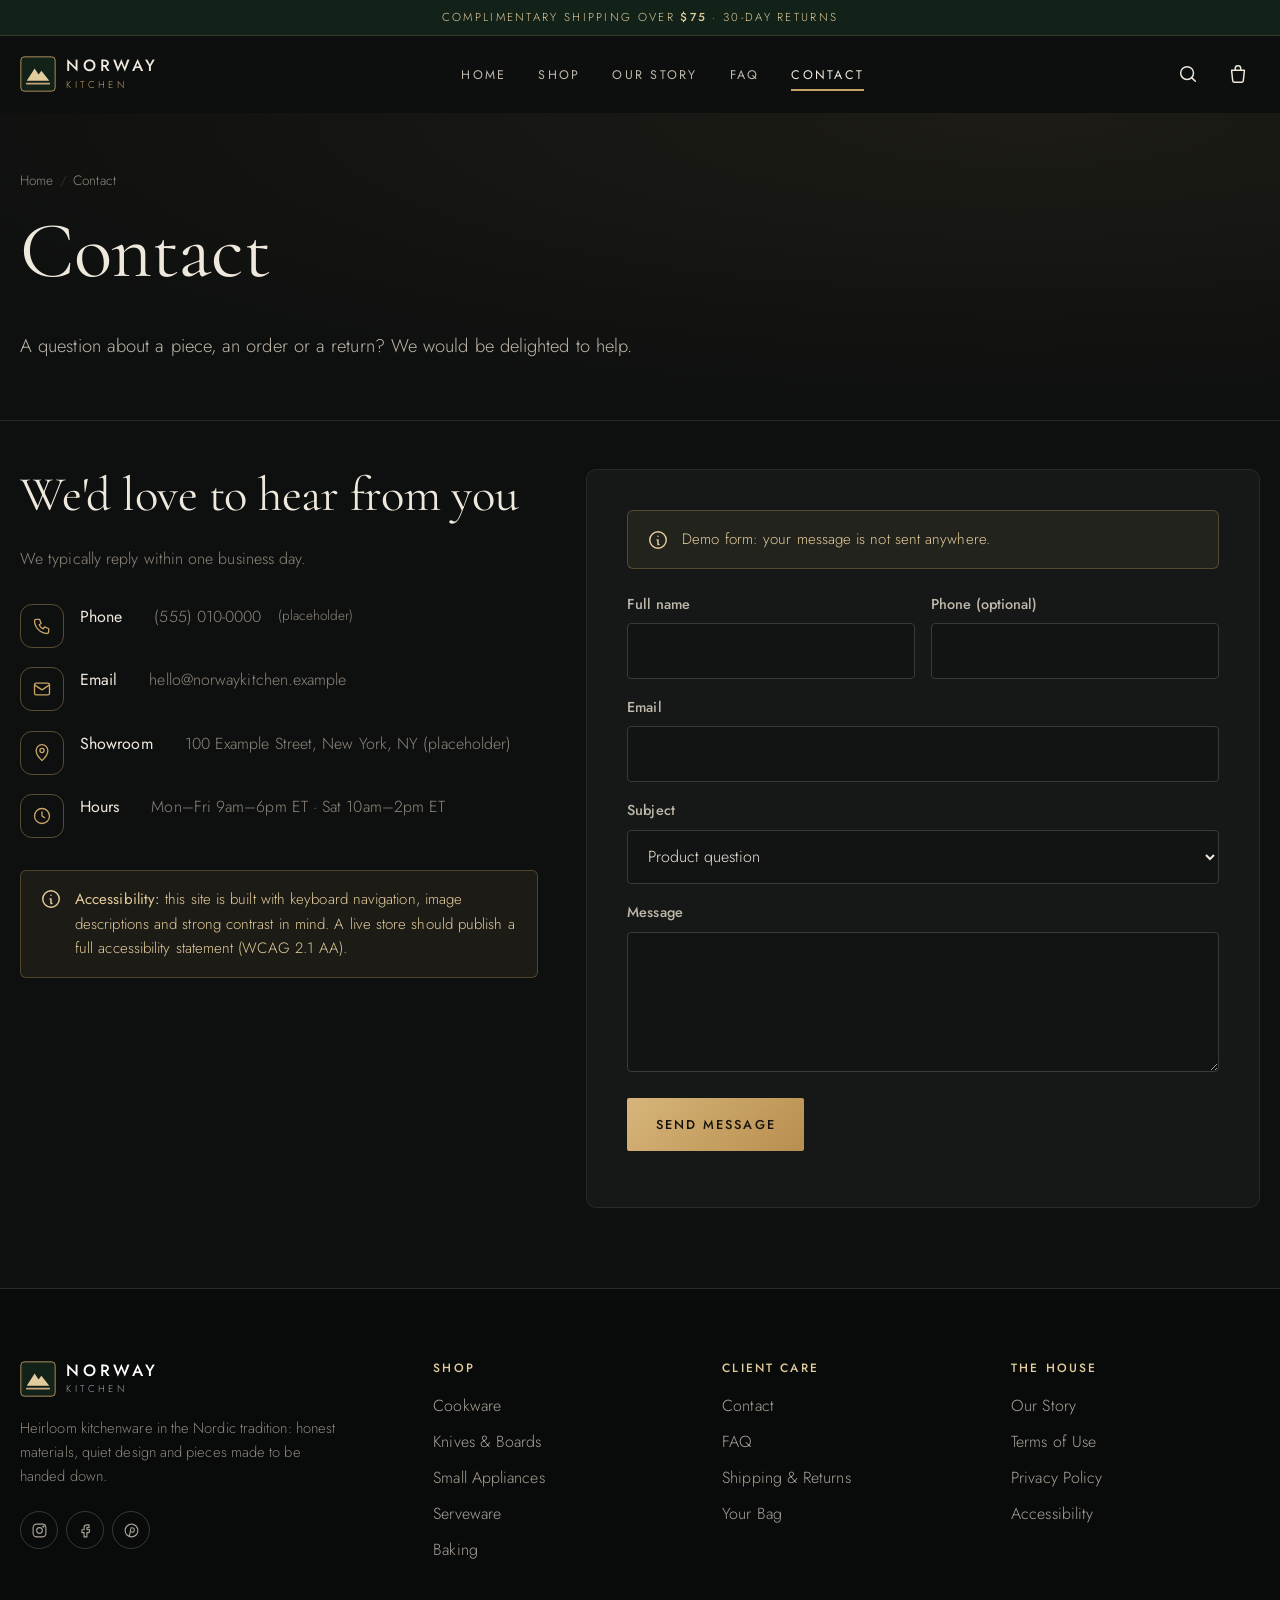
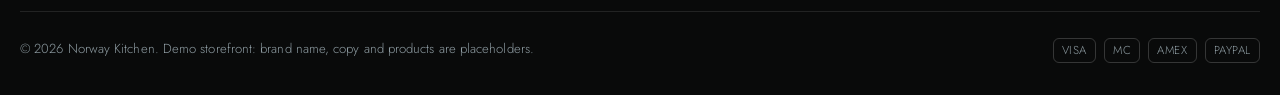
<file: contact.html>
<!doctype html>
<html lang="en" dir="ltr">
<head>
<meta charset="utf-8">
<meta name="viewport" content="width=device-width, initial-scale=1">
<title>Contact | Norway Kitchen</title>
<meta name="description" content="Contact Norway Kitchen: phone, email, hours and an enquiry form.">
<meta name="theme-color" content="#0E100F">
<meta property="og:type" content="website">
<meta property="og:site_name" content="Norway Kitchen">
<meta property="og:title" content="Contact | Norway Kitchen">
<meta property="og:description" content="Contact Norway Kitchen: phone, email, hours and an enquiry form.">
<meta property="og:image" content="assets/img/hero.jpg">
<meta property="og:locale" content="en_US">
<meta name="twitter:card" content="summary_large_image">
<link rel="canonical" href="contact.html">
<link rel="icon" href="favicon.svg" type="image/svg+xml">
<link rel="apple-touch-icon" href="apple-touch-icon.png">
<link rel="preconnect" href="https://fonts.googleapis.com">
<link rel="preconnect" href="https://fonts.gstatic.com" crossorigin>
<link href="https://fonts.googleapis.com/css2?family=Cormorant+Garamond:ital,wght@0,400;0,500;0,600;1,400;1,500&family=Jost:wght@300;400;500&display=swap" rel="stylesheet">
<link rel="stylesheet" href="assets/css/style.css">
</head>
<body>
<a class="skip-link" href="#main">Skip to main content</a>
<div class="announce">Complimentary shipping over <strong>$75</strong> · 30-day returns</div>
<header class="site-header">
  <div class="container header-inner">
    <button class="icon-btn menu-toggle" id="menu-toggle" type="button" aria-label="Open menu" aria-expanded="false" aria-controls="mobile-nav"><svg viewBox="0 0 24 24" fill="none" stroke="currentColor" stroke-width="1.6" stroke-linecap="round" stroke-linejoin="round" aria-hidden="true"><path d="M4 7h16M4 12h16M4 17h10"/></svg></button>
    <a class="logo" href="index.html" aria-label="Norway Kitchen home"><svg class="logo-mark" viewBox="0 0 64 64" aria-hidden="true"><rect x="1.5" y="1.5" width="61" height="61" rx="6" fill="#122219" stroke="#C8A266" stroke-width="1.5"/><path d="M12 44 26 22l7 11 5-7 14 18Z" fill="#E2CB9C"/><path d="M12 49h40" stroke="#C8A57A" stroke-width="3" stroke-linecap="round"/></svg><span class="logo-text"><b>NORWAY</b><small>KITCHEN</small></span></a>
    <nav class="main-nav" aria-label="Main"><ul><li><a href="index.html">Home</a></li><li><a href="shop.html">Shop</a></li><li><a href="about.html">Our Story</a></li><li><a href="faq.html">FAQ</a></li><li><a href="contact.html" aria-current="page">Contact</a></li></ul></nav>
    <div class="header-actions">
      <button class="icon-btn" id="search-toggle" type="button" aria-label="Search" aria-expanded="false" aria-controls="header-search"><svg viewBox="0 0 24 24" fill="none" stroke="currentColor" stroke-width="1.6" stroke-linecap="round" stroke-linejoin="round" aria-hidden="true"><circle cx="11" cy="11" r="7"/><path d="m20 20-3.5-3.5"/></svg></button>
      <a class="icon-btn" href="cart.html" data-open-cart data-cart-label aria-label="Shopping bag"><svg viewBox="0 0 24 24" fill="none" stroke="currentColor" stroke-width="1.6" stroke-linecap="round" stroke-linejoin="round" aria-hidden="true"><path d="M5 8h14l-1.2 11.2a2 2 0 0 1-2 1.8H8.2a2 2 0 0 1-2-1.8L5 8Z"/><path d="M9 8V6a3 3 0 0 1 6 0v2"/></svg><span class="cart-count" aria-hidden="true">0</span></a>
    </div>
  </div>
  <div class="header-search" id="header-search"><div class="container"><form action="shop.html" role="search"><label class="sr-only" for="hs">Search products</label><input class="input" id="hs" name="q" type="search" placeholder="Search skillets, knives, stoneware…"><button class="btn btn-primary" type="submit">Search</button></form></div></div>
</header>
<div class="mobile-nav" id="mobile-nav" aria-hidden="true">
  <div class="scrim" data-close-nav></div>
  <div class="panel" role="dialog" aria-modal="true" aria-label="Menu">
    <div class="row"><a class="logo" href="index.html"><svg class="logo-mark" viewBox="0 0 64 64" aria-hidden="true"><rect x="1.5" y="1.5" width="61" height="61" rx="6" fill="#122219" stroke="#C8A266" stroke-width="1.5"/><path d="M12 44 26 22l7 11 5-7 14 18Z" fill="#E2CB9C"/><path d="M12 49h40" stroke="#C8A57A" stroke-width="3" stroke-linecap="round"/></svg><span class="logo-text"><b>NORWAY</b><small>KITCHEN</small></span></a><button class="icon-btn" type="button" data-close-nav aria-label="Close menu"><svg viewBox="0 0 24 24" fill="none" stroke="currentColor" stroke-width="1.6" stroke-linecap="round" stroke-linejoin="round" aria-hidden="true"><path d="M6 6l12 12M18 6 6 18"/></svg></button></div>
    <nav aria-label="Mobile"><ul><li><a href="index.html">Home</a></li><li><a href="shop.html">Shop</a></li><li><a href="about.html">Our Story</a></li><li><a href="faq.html">FAQ</a></li><li><a href="contact.html">Contact</a></li><li><a href="shipping.html">Shipping & Returns</a></li><li><a href="cart.html">Your Bag</a></li></ul></nav>
  </div>
</div>
<main id="main"><section class="page-hero"><div class="container"><nav class="breadcrumbs" aria-label="Breadcrumb"><ol><li><a href="index.html">Home</a></li><li aria-current="page">Contact</li></ol></nav><h1>Contact</h1><p class="lead">A question about a piece, an order or a return? We would be delighted to help.</p></div></section>
<div class="container contact-layout">
  <div><h2>We'd love to hear from you</h2><p class="muted">We typically reply within one business day.</p>
    <div class="contact-list">
      <div><span class="ic"><svg viewBox="0 0 24 24" fill="none" stroke="currentColor" stroke-width="1.6" stroke-linecap="round" stroke-linejoin="round" aria-hidden="true"><path d="M5 4h4l2 5-2.5 1.5a11 11 0 0 0 5 5L15 13l5 2v4a2 2 0 0 1-2 2A16 16 0 0 1 3 6a2 2 0 0 1 2-2"/></svg></span><div><b>Phone</b><br><span class="muted">(555) 010-0000</span> <span class="small muted">(placeholder)</span></div></div>
      <div><span class="ic"><svg viewBox="0 0 24 24" fill="none" stroke="currentColor" stroke-width="1.6" stroke-linecap="round" stroke-linejoin="round" aria-hidden="true"><rect x="3" y="5" width="18" height="14" rx="2"/><path d="m3 7 9 6 9-6"/></svg></span><div><b>Email</b><br><span class="muted">hello@norwaykitchen.example</span></div></div>
      <div><span class="ic"><svg viewBox="0 0 24 24" fill="none" stroke="currentColor" stroke-width="1.6" stroke-linecap="round" stroke-linejoin="round" aria-hidden="true"><path d="M12 21s-7-6.2-7-12a7 7 0 0 1 14 0c0 5.8-7 12-7 12Z"/><circle cx="12" cy="9" r="2.5"/></svg></span><div><b>Showroom</b><br><span class="muted">100 Example Street, New York, NY (placeholder)</span></div></div>
      <div><span class="ic"><svg viewBox="0 0 24 24" fill="none" stroke="currentColor" stroke-width="1.6" stroke-linecap="round" stroke-linejoin="round" aria-hidden="true"><circle cx="12" cy="12" r="9"/><path d="M12 7v5l3 2"/></svg></span><div><b>Hours</b><br><span class="muted">Mon–Fri 9am–6pm ET · Sat 10am–2pm ET</span></div></div>
    </div>
    <div class="demo-banner" id="accessibility" style="margin-top:2rem" role="note"><svg viewBox="0 0 24 24" fill="none" stroke="currentColor" stroke-width="1.6" stroke-linecap="round" stroke-linejoin="round" aria-hidden="true"><circle cx="12" cy="12" r="9"/><path d="M12 8h.01M11 12h1v5h1"/></svg><div><b>Accessibility:</b> this site is built with keyboard navigation, image descriptions and strong contrast in mind. A live store should publish a full accessibility statement (WCAG 2.1 AA).</div></div>
  </div>
  <div class="form-card"><form data-demo="Message received. (Demo: nothing was sent.)" novalidate>
    <div class="demo-banner" role="note"><svg viewBox="0 0 24 24" fill="none" stroke="currentColor" stroke-width="1.6" stroke-linecap="round" stroke-linejoin="round" aria-hidden="true"><circle cx="12" cy="12" r="9"/><path d="M12 8h.01M11 12h1v5h1"/></svg><div>Demo form: your message is not sent anywhere.</div></div>
    <div class="field-row"><div class="field"><label for="f-name">Full name</label><input class="input" id="f-name" required autocomplete="name"><div class="error-msg">Required</div></div><div class="field"><label for="f-phone">Phone (optional)</label><input class="input" id="f-phone" type="tel" autocomplete="tel"></div></div>
    <div class="field"><label for="f-email">Email</label><input class="input" id="f-email" type="email" required autocomplete="email"><div class="error-msg">Please enter a valid email</div></div>
    <div class="field"><label for="f-topic">Subject</label><select class="input" id="f-topic"><option>Product question</option><option>Order status</option><option>Return or exchange</option><option>Partnerships</option><option>Other</option></select></div>
    <div class="field"><label for="f-msg">Message</label><textarea class="input" id="f-msg" required></textarea><div class="error-msg">Please write a message</div></div>
    <button class="btn btn-primary" type="submit">Send Message</button><p class="msg form-note" aria-live="polite" style="margin-top:1rem"></p>
  </form></div>
</div></main>
<footer class="site-footer">
  <div class="container">
    <div class="footer-grid">
      <div>
        <a class="logo" href="index.html"><svg class="logo-mark" viewBox="0 0 64 64" aria-hidden="true"><rect x="1.5" y="1.5" width="61" height="61" rx="6" fill="#122219" stroke="#C8A266" stroke-width="1.5"/><path d="M12 44 26 22l7 11 5-7 14 18Z" fill="#E2CB9C"/><path d="M12 49h40" stroke="#C8A57A" stroke-width="3" stroke-linecap="round"/></svg><span class="logo-text"><b>NORWAY</b><small>KITCHEN</small></span></a>
        <p class="footer-about">Heirloom kitchenware in the Nordic tradition: honest materials, quiet design and pieces made to be handed down.</p>
        <div class="socials"><a href="#" aria-label="Instagram (placeholder link)"><svg viewBox="0 0 24 24" fill="none" stroke="currentColor" stroke-width="1.6" stroke-linecap="round" stroke-linejoin="round" aria-hidden="true"><rect x="3" y="3" width="18" height="18" rx="5"/><circle cx="12" cy="12" r="4"/><circle cx="17.5" cy="6.5" r=".8" fill="currentColor"/></svg></a><a href="#" aria-label="Facebook (placeholder link)"><svg viewBox="0 0 24 24" fill="none" stroke="currentColor" stroke-width="1.6" stroke-linecap="round" stroke-linejoin="round" aria-hidden="true"><path d="M14 8h3V4h-3a4 4 0 0 0-4 4v3H7v4h3v6h4v-6h3l1-4h-4V8z"/></svg></a><a href="#" aria-label="Pinterest (placeholder link)"><svg viewBox="0 0 24 24" fill="none" stroke="currentColor" stroke-width="1.6" stroke-linecap="round" stroke-linejoin="round" aria-hidden="true"><circle cx="12" cy="12" r="9"/><path d="M11 8.5c3-1 5.5.6 5 3.3-.4 2.2-2.5 3.2-4 2.2M11 10l-2 10"/></svg></a></div>
      </div>
      <div><h4>Shop</h4><ul><li><a href="shop.html?cat=cookware">Cookware</a></li><li><a href="shop.html?cat=knives">Knives &amp; Boards</a></li><li><a href="shop.html?cat=appliances">Small Appliances</a></li><li><a href="shop.html?cat=serveware">Serveware</a></li><li><a href="shop.html?cat=baking">Baking</a></li></ul></div>
      <div><h4>Client Care</h4><ul><li><a href="contact.html">Contact</a></li><li><a href="faq.html">FAQ</a></li><li><a href="shipping.html">Shipping &amp; Returns</a></li><li><a href="cart.html">Your Bag</a></li></ul></div>
      <div><h4>The House</h4><ul><li><a href="about.html">Our Story</a></li><li><a href="shipping.html#terms">Terms of Use</a></li><li><a href="shipping.html#privacy">Privacy Policy</a></li><li><a href="contact.html#accessibility">Accessibility</a></li></ul></div>
    </div>
    <div class="footer-bottom">
      <span>© <span id="year">2026</span> Norway Kitchen. Demo storefront: brand name, copy and products are placeholders.</span>
      <div class="pay-icons" aria-label="Payment methods (illustrative)"><span>VISA</span><span>MC</span><span>AMEX</span><span>PAYPAL</span></div>
    </div>
  </div>
</footer>
<aside class="drawer" id="cart-drawer" aria-hidden="true">
  <div class="scrim" data-close-cart></div>
  <div class="panel" role="dialog" aria-modal="true" aria-labelledby="drawer-title">
    <div class="drawer-head"><h2 id="drawer-title">Your Bag</h2><button class="icon-btn" type="button" data-close-cart aria-label="Close bag"><svg viewBox="0 0 24 24" fill="none" stroke="currentColor" stroke-width="1.6" stroke-linecap="round" stroke-linejoin="round" aria-hidden="true"><path d="M6 6l12 12M18 6 6 18"/></svg></button></div>
    <div class="drawer-body" id="drawer-body"></div>
    <div class="drawer-foot" id="drawer-foot" hidden></div>
  </div>
</aside>
<div class="toast-wrap" aria-live="polite" role="status"></div>
<script src="assets/js/products.js"></script>
<script src="assets/js/app.js"></script>
</body>
</html>
</file>
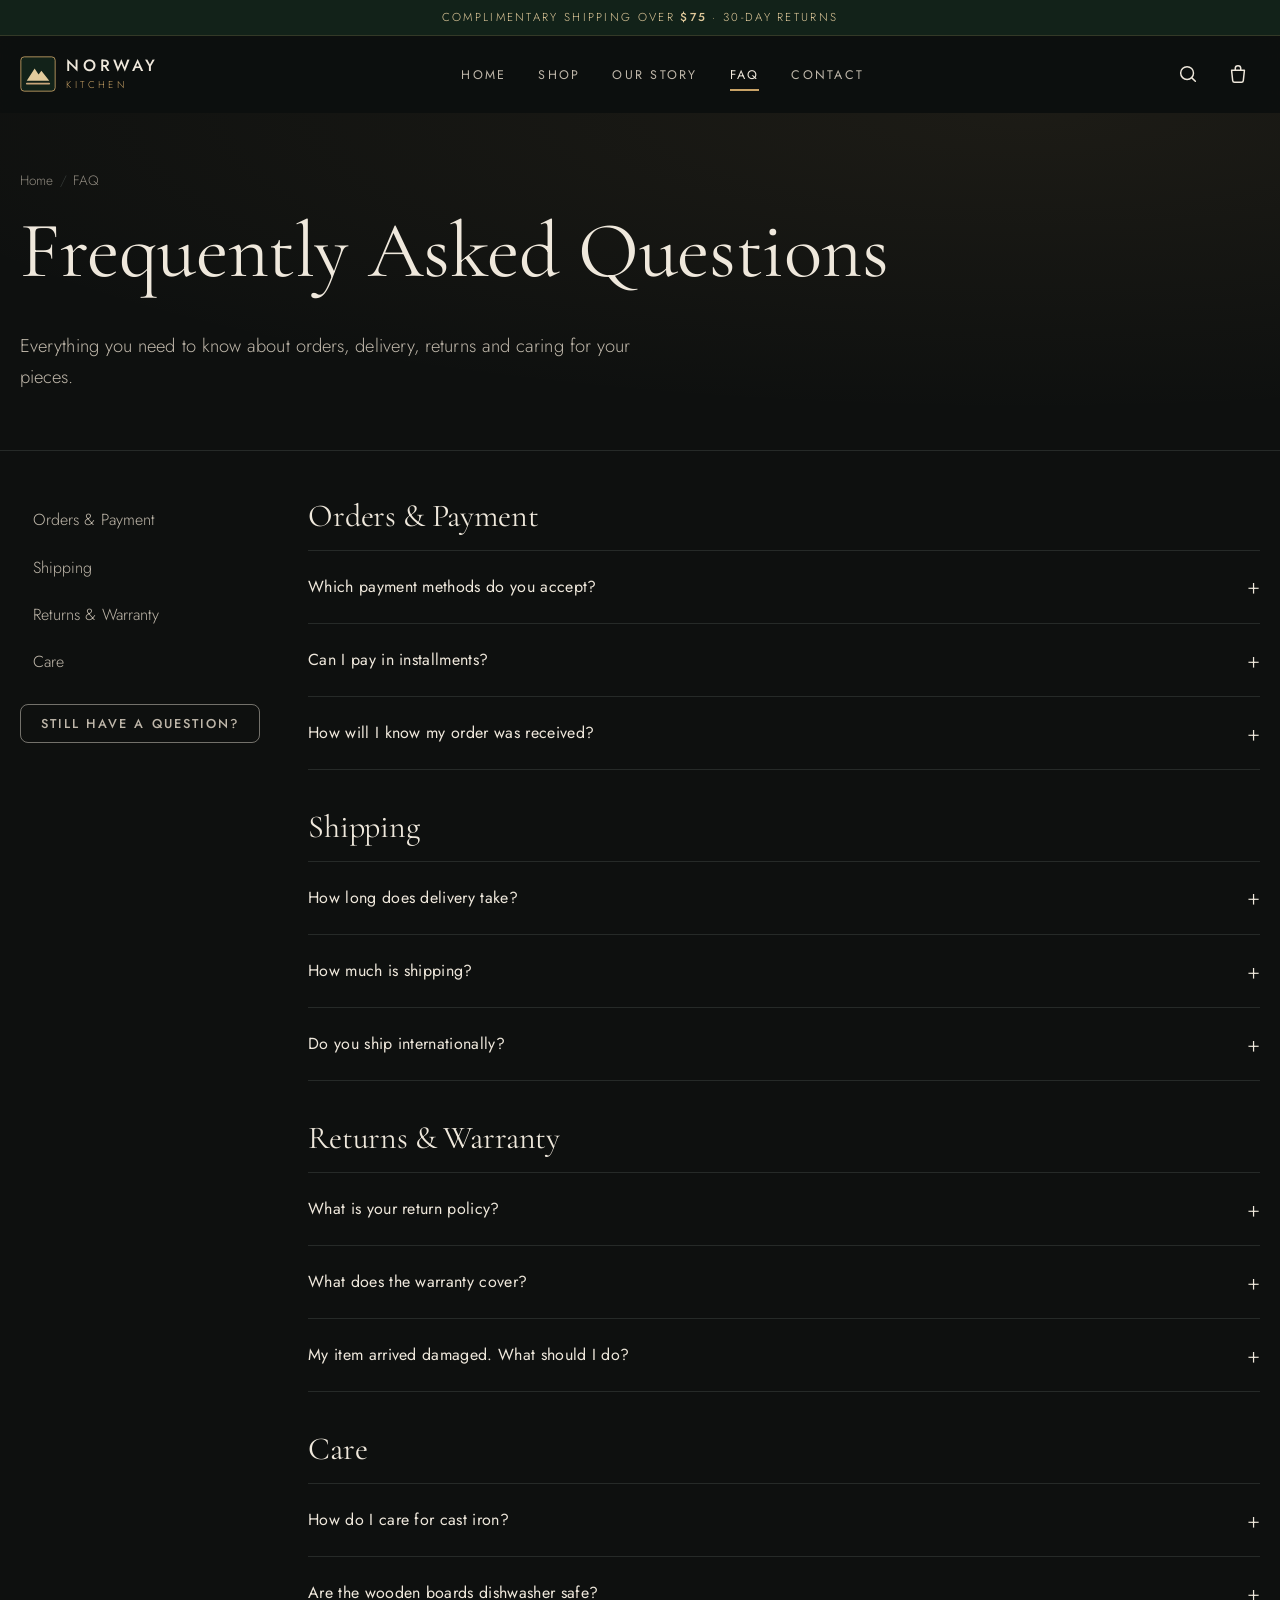
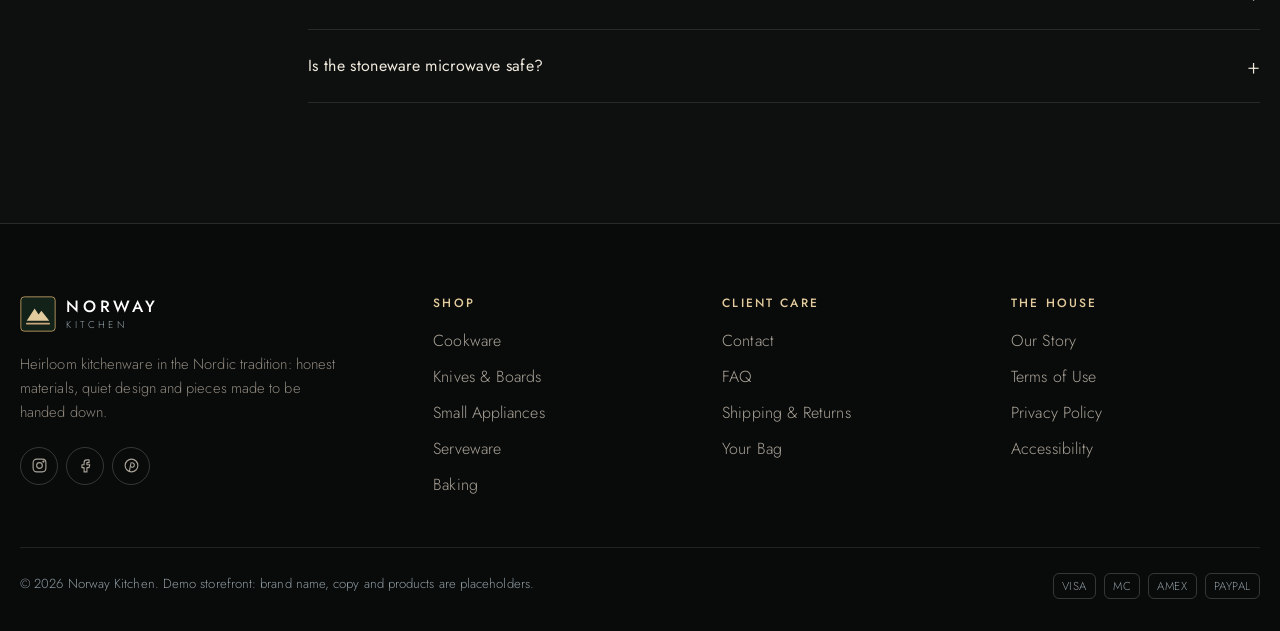
<file: faq.html>
<!doctype html>
<html lang="en" dir="ltr">
<head>
<meta charset="utf-8">
<meta name="viewport" content="width=device-width, initial-scale=1">
<title>FAQ | Norway Kitchen</title>
<meta name="description" content="Answers to common questions about orders, shipping, returns, warranty and caring for kitchenware.">
<meta name="theme-color" content="#0E100F">
<meta property="og:type" content="website">
<meta property="og:site_name" content="Norway Kitchen">
<meta property="og:title" content="FAQ | Norway Kitchen">
<meta property="og:description" content="Answers to common questions about orders, shipping, returns, warranty and caring for kitchenware.">
<meta property="og:image" content="assets/img/hero.jpg">
<meta property="og:locale" content="en_US">
<meta name="twitter:card" content="summary_large_image">
<link rel="canonical" href="faq.html">
<link rel="icon" href="favicon.svg" type="image/svg+xml">
<link rel="apple-touch-icon" href="apple-touch-icon.png">
<link rel="preconnect" href="https://fonts.googleapis.com">
<link rel="preconnect" href="https://fonts.gstatic.com" crossorigin>
<link href="https://fonts.googleapis.com/css2?family=Cormorant+Garamond:ital,wght@0,400;0,500;0,600;1,400;1,500&family=Jost:wght@300;400;500&display=swap" rel="stylesheet">
<link rel="stylesheet" href="assets/css/style.css">
</head>
<body>
<a class="skip-link" href="#main">Skip to main content</a>
<div class="announce">Complimentary shipping over <strong>$75</strong> · 30-day returns</div>
<header class="site-header">
  <div class="container header-inner">
    <button class="icon-btn menu-toggle" id="menu-toggle" type="button" aria-label="Open menu" aria-expanded="false" aria-controls="mobile-nav"><svg viewBox="0 0 24 24" fill="none" stroke="currentColor" stroke-width="1.6" stroke-linecap="round" stroke-linejoin="round" aria-hidden="true"><path d="M4 7h16M4 12h16M4 17h10"/></svg></button>
    <a class="logo" href="index.html" aria-label="Norway Kitchen home"><svg class="logo-mark" viewBox="0 0 64 64" aria-hidden="true"><rect x="1.5" y="1.5" width="61" height="61" rx="6" fill="#122219" stroke="#C8A266" stroke-width="1.5"/><path d="M12 44 26 22l7 11 5-7 14 18Z" fill="#E2CB9C"/><path d="M12 49h40" stroke="#C8A57A" stroke-width="3" stroke-linecap="round"/></svg><span class="logo-text"><b>NORWAY</b><small>KITCHEN</small></span></a>
    <nav class="main-nav" aria-label="Main"><ul><li><a href="index.html">Home</a></li><li><a href="shop.html">Shop</a></li><li><a href="about.html">Our Story</a></li><li><a href="faq.html" aria-current="page">FAQ</a></li><li><a href="contact.html">Contact</a></li></ul></nav>
    <div class="header-actions">
      <button class="icon-btn" id="search-toggle" type="button" aria-label="Search" aria-expanded="false" aria-controls="header-search"><svg viewBox="0 0 24 24" fill="none" stroke="currentColor" stroke-width="1.6" stroke-linecap="round" stroke-linejoin="round" aria-hidden="true"><circle cx="11" cy="11" r="7"/><path d="m20 20-3.5-3.5"/></svg></button>
      <a class="icon-btn" href="cart.html" data-open-cart data-cart-label aria-label="Shopping bag"><svg viewBox="0 0 24 24" fill="none" stroke="currentColor" stroke-width="1.6" stroke-linecap="round" stroke-linejoin="round" aria-hidden="true"><path d="M5 8h14l-1.2 11.2a2 2 0 0 1-2 1.8H8.2a2 2 0 0 1-2-1.8L5 8Z"/><path d="M9 8V6a3 3 0 0 1 6 0v2"/></svg><span class="cart-count" aria-hidden="true">0</span></a>
    </div>
  </div>
  <div class="header-search" id="header-search"><div class="container"><form action="shop.html" role="search"><label class="sr-only" for="hs">Search products</label><input class="input" id="hs" name="q" type="search" placeholder="Search skillets, knives, stoneware…"><button class="btn btn-primary" type="submit">Search</button></form></div></div>
</header>
<div class="mobile-nav" id="mobile-nav" aria-hidden="true">
  <div class="scrim" data-close-nav></div>
  <div class="panel" role="dialog" aria-modal="true" aria-label="Menu">
    <div class="row"><a class="logo" href="index.html"><svg class="logo-mark" viewBox="0 0 64 64" aria-hidden="true"><rect x="1.5" y="1.5" width="61" height="61" rx="6" fill="#122219" stroke="#C8A266" stroke-width="1.5"/><path d="M12 44 26 22l7 11 5-7 14 18Z" fill="#E2CB9C"/><path d="M12 49h40" stroke="#C8A57A" stroke-width="3" stroke-linecap="round"/></svg><span class="logo-text"><b>NORWAY</b><small>KITCHEN</small></span></a><button class="icon-btn" type="button" data-close-nav aria-label="Close menu"><svg viewBox="0 0 24 24" fill="none" stroke="currentColor" stroke-width="1.6" stroke-linecap="round" stroke-linejoin="round" aria-hidden="true"><path d="M6 6l12 12M18 6 6 18"/></svg></button></div>
    <nav aria-label="Mobile"><ul><li><a href="index.html">Home</a></li><li><a href="shop.html">Shop</a></li><li><a href="about.html">Our Story</a></li><li><a href="faq.html">FAQ</a></li><li><a href="contact.html">Contact</a></li><li><a href="shipping.html">Shipping & Returns</a></li><li><a href="cart.html">Your Bag</a></li></ul></nav>
  </div>
</div>
<main id="main"><section class="page-hero"><div class="container"><nav class="breadcrumbs" aria-label="Breadcrumb"><ol><li><a href="index.html">Home</a></li><li aria-current="page">FAQ</li></ol></nav><h1>Frequently Asked Questions</h1><p class="lead">Everything you need to know about orders, delivery, returns and caring for your pieces.</p></div></section>
<div class="container faq-layout"><nav class="faq-nav" aria-label="Topics"><a href="#orders">Orders & Payment</a><a href="#shipping">Shipping</a><a href="#returns">Returns & Warranty</a><a href="#care">Care</a><a href="contact.html" class="btn btn-outline" style="margin-top:1rem">Still have a question?</a></nav><div><div class="faq-group reveal" id="orders"><h2>Orders & Payment</h2><div class="accordion" style="margin-top:0"><details><summary>Which payment methods do you accept?</summary><div class="content"><p>In a live store: Visa, Mastercard, American Express, Apple Pay and PayPal. This demo store takes no payment.</p></div></details><details><summary>Can I pay in installments?</summary><div class="content"><p>Yes. Orders over $150 can be split into four interest-free payments (live store only).</p></div></details><details><summary>How will I know my order was received?</summary><div class="content"><p>You will receive a confirmation email with your order number and a tracking link right away.</p></div></details></div></div><div class="faq-group reveal" id="shipping"><h2>Shipping</h2><div class="accordion" style="margin-top:0"><details><summary>How long does delivery take?</summary><div class="content"><p>Standard delivery takes 3–5 business days in the contiguous US; Express takes 1–2 business days.</p></div></details><details><summary>How much is shipping?</summary><div class="content"><p>Standard shipping is $7.99 and complimentary on orders over $75.</p></div></details><details><summary>Do you ship internationally?</summary><div class="content"><p>We currently ship within the United States. International shipping is coming soon.</p></div></details></div></div><div class="faq-group reveal" id="returns"><h2>Returns & Warranty</h2><div class="accordion" style="margin-top:0"><details><summary>What is your return policy?</summary><div class="content"><p>Unused items in their original packaging may be returned within 30 days for a full refund.</p></div></details><details><summary>What does the warranty cover?</summary><div class="content"><p>Cast iron carries a 10-year warranty and small appliances a 2-year warranty. Details are on each product page.</p></div></details><details><summary>My item arrived damaged. What should I do?</summary><div class="content"><p>Send us a photo via the contact page and we will ship a replacement at no cost.</p></div></details></div></div><div class="faq-group reveal" id="care"><h2>Care</h2><div class="accordion" style="margin-top:0"><details><summary>How do I care for cast iron?</summary><div class="content"><p>Rinse with hot water, dry thoroughly over low heat and wipe on a thin layer of oil. Never leave it to soak.</p></div></details><details><summary>Are the wooden boards dishwasher safe?</summary><div class="content"><p>No. Hand wash and oil monthly with food-safe mineral oil to keep the wood nourished.</p></div></details><details><summary>Is the stoneware microwave safe?</summary><div class="content"><p>Most of our stoneware is dishwasher and microwave safe, as noted in each product's specifications.</p></div></details></div></div></div></div></main>
<footer class="site-footer">
  <div class="container">
    <div class="footer-grid">
      <div>
        <a class="logo" href="index.html"><svg class="logo-mark" viewBox="0 0 64 64" aria-hidden="true"><rect x="1.5" y="1.5" width="61" height="61" rx="6" fill="#122219" stroke="#C8A266" stroke-width="1.5"/><path d="M12 44 26 22l7 11 5-7 14 18Z" fill="#E2CB9C"/><path d="M12 49h40" stroke="#C8A57A" stroke-width="3" stroke-linecap="round"/></svg><span class="logo-text"><b>NORWAY</b><small>KITCHEN</small></span></a>
        <p class="footer-about">Heirloom kitchenware in the Nordic tradition: honest materials, quiet design and pieces made to be handed down.</p>
        <div class="socials"><a href="#" aria-label="Instagram (placeholder link)"><svg viewBox="0 0 24 24" fill="none" stroke="currentColor" stroke-width="1.6" stroke-linecap="round" stroke-linejoin="round" aria-hidden="true"><rect x="3" y="3" width="18" height="18" rx="5"/><circle cx="12" cy="12" r="4"/><circle cx="17.5" cy="6.5" r=".8" fill="currentColor"/></svg></a><a href="#" aria-label="Facebook (placeholder link)"><svg viewBox="0 0 24 24" fill="none" stroke="currentColor" stroke-width="1.6" stroke-linecap="round" stroke-linejoin="round" aria-hidden="true"><path d="M14 8h3V4h-3a4 4 0 0 0-4 4v3H7v4h3v6h4v-6h3l1-4h-4V8z"/></svg></a><a href="#" aria-label="Pinterest (placeholder link)"><svg viewBox="0 0 24 24" fill="none" stroke="currentColor" stroke-width="1.6" stroke-linecap="round" stroke-linejoin="round" aria-hidden="true"><circle cx="12" cy="12" r="9"/><path d="M11 8.5c3-1 5.5.6 5 3.3-.4 2.2-2.5 3.2-4 2.2M11 10l-2 10"/></svg></a></div>
      </div>
      <div><h4>Shop</h4><ul><li><a href="shop.html?cat=cookware">Cookware</a></li><li><a href="shop.html?cat=knives">Knives &amp; Boards</a></li><li><a href="shop.html?cat=appliances">Small Appliances</a></li><li><a href="shop.html?cat=serveware">Serveware</a></li><li><a href="shop.html?cat=baking">Baking</a></li></ul></div>
      <div><h4>Client Care</h4><ul><li><a href="contact.html">Contact</a></li><li><a href="faq.html">FAQ</a></li><li><a href="shipping.html">Shipping &amp; Returns</a></li><li><a href="cart.html">Your Bag</a></li></ul></div>
      <div><h4>The House</h4><ul><li><a href="about.html">Our Story</a></li><li><a href="shipping.html#terms">Terms of Use</a></li><li><a href="shipping.html#privacy">Privacy Policy</a></li><li><a href="contact.html#accessibility">Accessibility</a></li></ul></div>
    </div>
    <div class="footer-bottom">
      <span>© <span id="year">2026</span> Norway Kitchen. Demo storefront: brand name, copy and products are placeholders.</span>
      <div class="pay-icons" aria-label="Payment methods (illustrative)"><span>VISA</span><span>MC</span><span>AMEX</span><span>PAYPAL</span></div>
    </div>
  </div>
</footer>
<aside class="drawer" id="cart-drawer" aria-hidden="true">
  <div class="scrim" data-close-cart></div>
  <div class="panel" role="dialog" aria-modal="true" aria-labelledby="drawer-title">
    <div class="drawer-head"><h2 id="drawer-title">Your Bag</h2><button class="icon-btn" type="button" data-close-cart aria-label="Close bag"><svg viewBox="0 0 24 24" fill="none" stroke="currentColor" stroke-width="1.6" stroke-linecap="round" stroke-linejoin="round" aria-hidden="true"><path d="M6 6l12 12M18 6 6 18"/></svg></button></div>
    <div class="drawer-body" id="drawer-body"></div>
    <div class="drawer-foot" id="drawer-foot" hidden></div>
  </div>
</aside>
<div class="toast-wrap" aria-live="polite" role="status"></div>
<script src="assets/js/products.js"></script>
<script src="assets/js/app.js"></script>
</body>
</html>
</file>
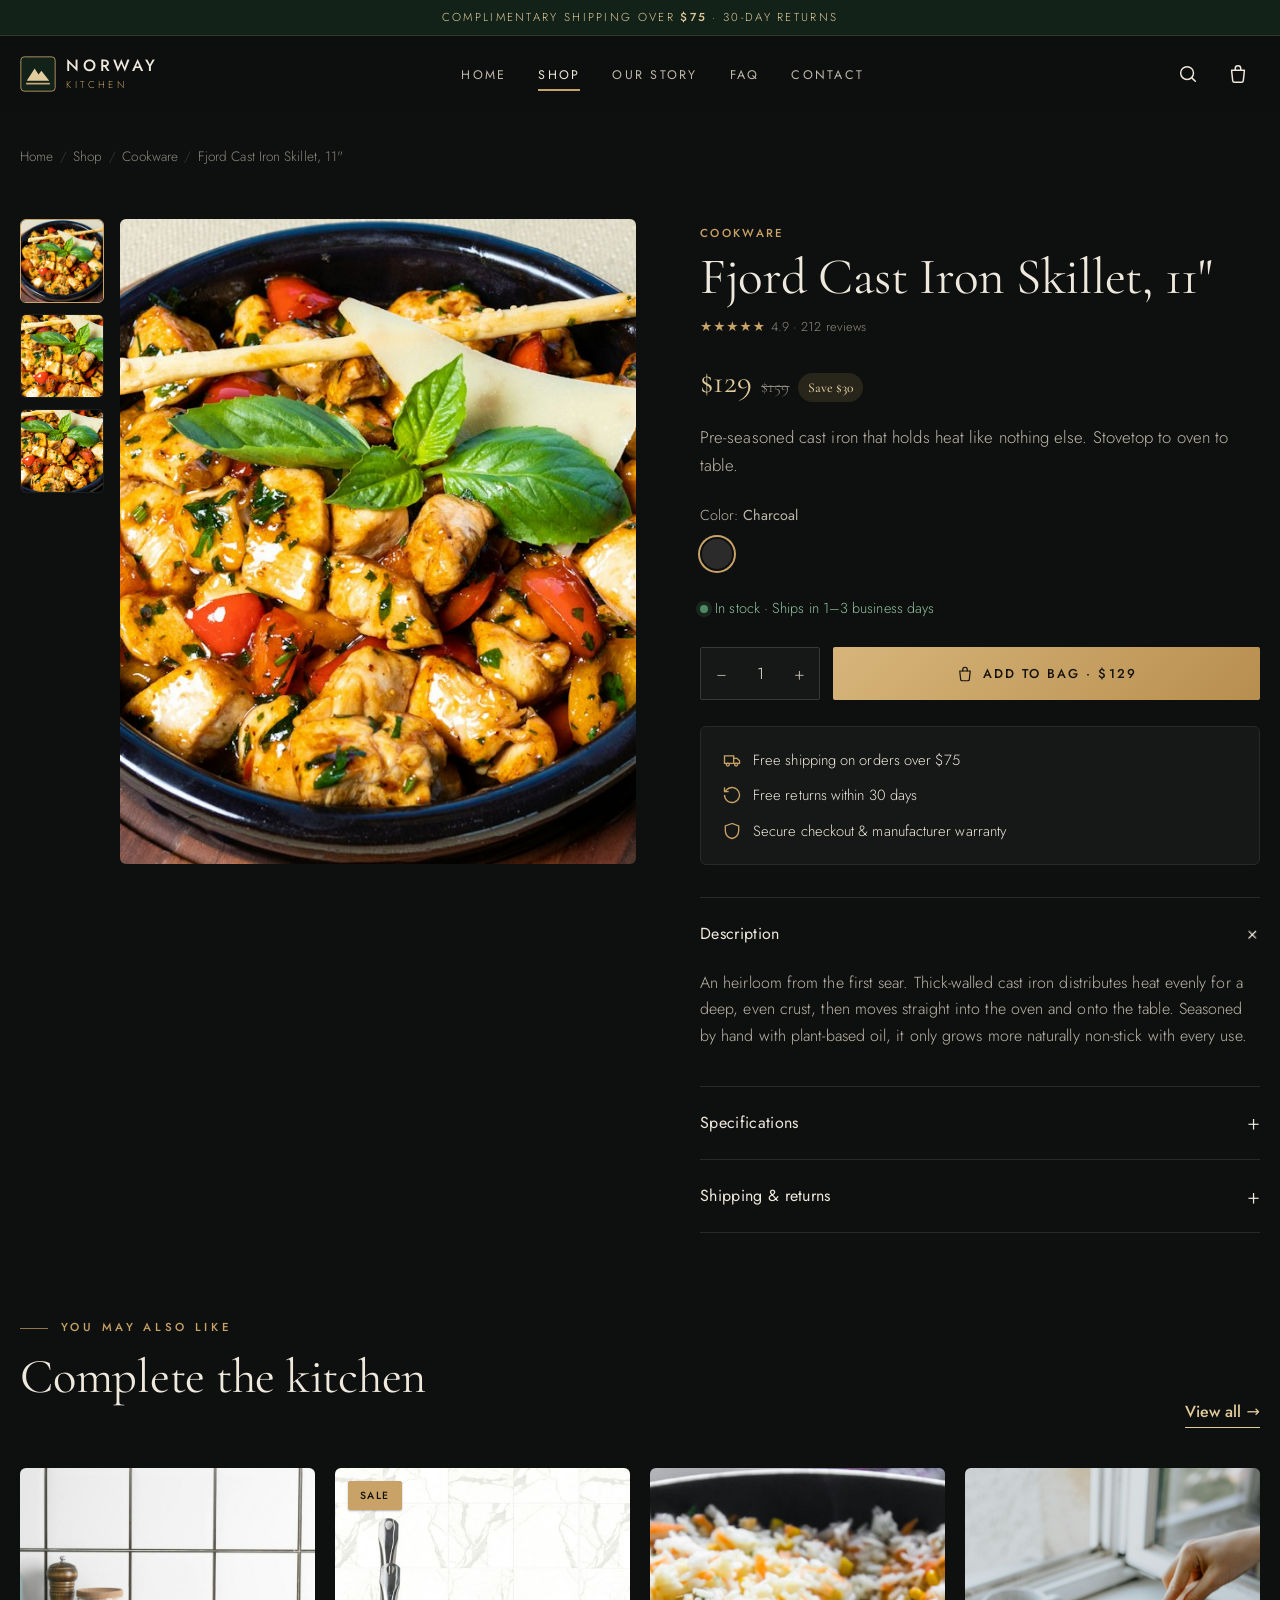
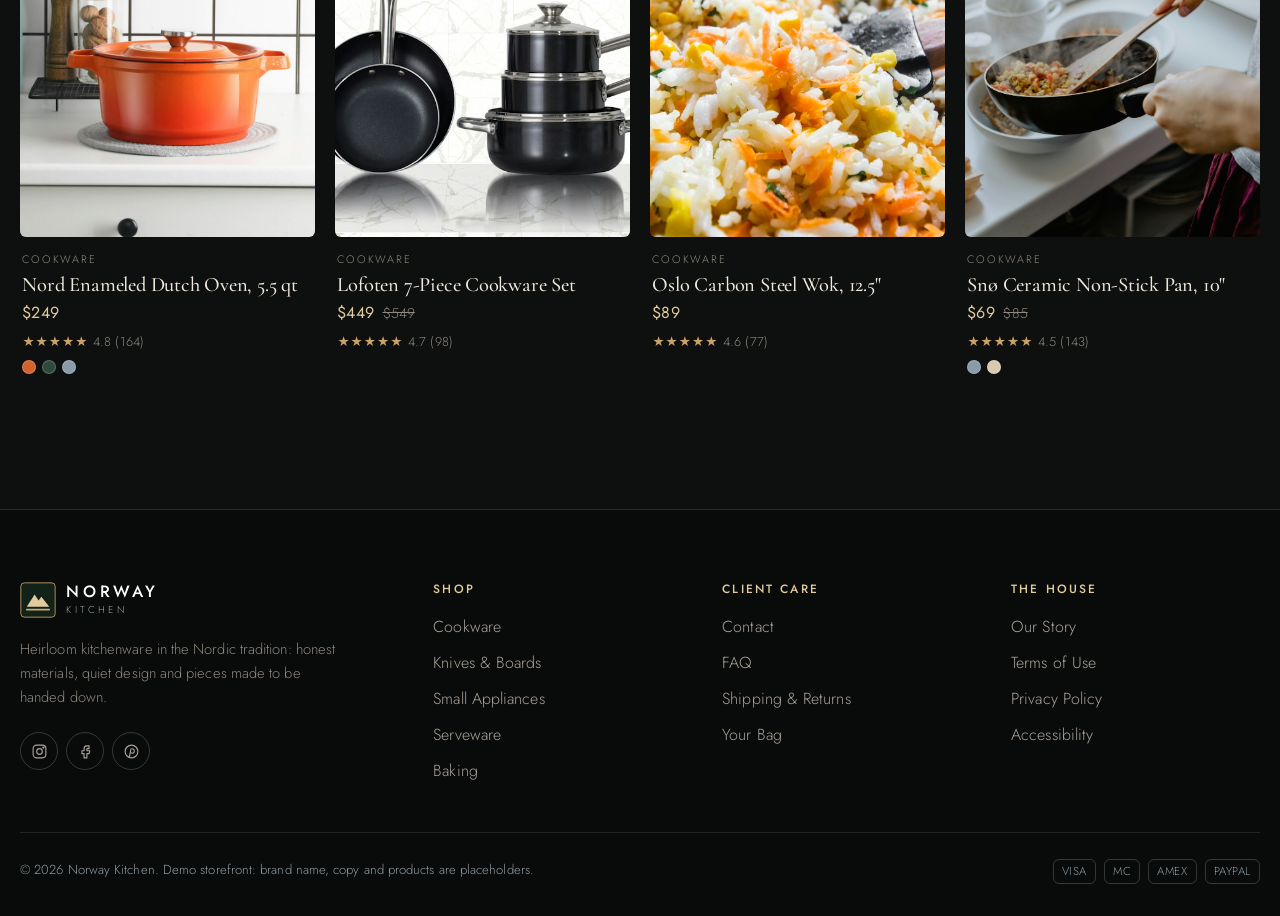
<file: product.html>
<!doctype html>
<html lang="en" dir="ltr">
<head>
<meta charset="utf-8">
<meta name="viewport" content="width=device-width, initial-scale=1">
<title>Product | Norway Kitchen</title>
<meta name="description" content="Product details, specifications and shipping. Norway Kitchen.">
<meta name="theme-color" content="#0E100F">
<meta property="og:type" content="website">
<meta property="og:site_name" content="Norway Kitchen">
<meta property="og:title" content="Product | Norway Kitchen">
<meta property="og:description" content="Product details, specifications and shipping. Norway Kitchen.">
<meta property="og:image" content="assets/img/hero.jpg">
<meta property="og:locale" content="en_US">
<meta name="twitter:card" content="summary_large_image">
<link rel="canonical" href="product.html">
<link rel="icon" href="favicon.svg" type="image/svg+xml">
<link rel="apple-touch-icon" href="apple-touch-icon.png">
<link rel="preconnect" href="https://fonts.googleapis.com">
<link rel="preconnect" href="https://fonts.gstatic.com" crossorigin>
<link href="https://fonts.googleapis.com/css2?family=Cormorant+Garamond:ital,wght@0,400;0,500;0,600;1,400;1,500&family=Jost:wght@300;400;500&display=swap" rel="stylesheet">
<link rel="stylesheet" href="assets/css/style.css">
</head>
<body>
<a class="skip-link" href="#main">Skip to main content</a>
<div class="announce">Complimentary shipping over <strong>$75</strong> · 30-day returns</div>
<header class="site-header">
  <div class="container header-inner">
    <button class="icon-btn menu-toggle" id="menu-toggle" type="button" aria-label="Open menu" aria-expanded="false" aria-controls="mobile-nav"><svg viewBox="0 0 24 24" fill="none" stroke="currentColor" stroke-width="1.6" stroke-linecap="round" stroke-linejoin="round" aria-hidden="true"><path d="M4 7h16M4 12h16M4 17h10"/></svg></button>
    <a class="logo" href="index.html" aria-label="Norway Kitchen home"><svg class="logo-mark" viewBox="0 0 64 64" aria-hidden="true"><rect x="1.5" y="1.5" width="61" height="61" rx="6" fill="#122219" stroke="#C8A266" stroke-width="1.5"/><path d="M12 44 26 22l7 11 5-7 14 18Z" fill="#E2CB9C"/><path d="M12 49h40" stroke="#C8A57A" stroke-width="3" stroke-linecap="round"/></svg><span class="logo-text"><b>NORWAY</b><small>KITCHEN</small></span></a>
    <nav class="main-nav" aria-label="Main"><ul><li><a href="index.html">Home</a></li><li><a href="shop.html" aria-current="page">Shop</a></li><li><a href="about.html">Our Story</a></li><li><a href="faq.html">FAQ</a></li><li><a href="contact.html">Contact</a></li></ul></nav>
    <div class="header-actions">
      <button class="icon-btn" id="search-toggle" type="button" aria-label="Search" aria-expanded="false" aria-controls="header-search"><svg viewBox="0 0 24 24" fill="none" stroke="currentColor" stroke-width="1.6" stroke-linecap="round" stroke-linejoin="round" aria-hidden="true"><circle cx="11" cy="11" r="7"/><path d="m20 20-3.5-3.5"/></svg></button>
      <a class="icon-btn" href="cart.html" data-open-cart data-cart-label aria-label="Shopping bag"><svg viewBox="0 0 24 24" fill="none" stroke="currentColor" stroke-width="1.6" stroke-linecap="round" stroke-linejoin="round" aria-hidden="true"><path d="M5 8h14l-1.2 11.2a2 2 0 0 1-2 1.8H8.2a2 2 0 0 1-2-1.8L5 8Z"/><path d="M9 8V6a3 3 0 0 1 6 0v2"/></svg><span class="cart-count" aria-hidden="true">0</span></a>
    </div>
  </div>
  <div class="header-search" id="header-search"><div class="container"><form action="shop.html" role="search"><label class="sr-only" for="hs">Search products</label><input class="input" id="hs" name="q" type="search" placeholder="Search skillets, knives, stoneware…"><button class="btn btn-primary" type="submit">Search</button></form></div></div>
</header>
<div class="mobile-nav" id="mobile-nav" aria-hidden="true">
  <div class="scrim" data-close-nav></div>
  <div class="panel" role="dialog" aria-modal="true" aria-label="Menu">
    <div class="row"><a class="logo" href="index.html"><svg class="logo-mark" viewBox="0 0 64 64" aria-hidden="true"><rect x="1.5" y="1.5" width="61" height="61" rx="6" fill="#122219" stroke="#C8A266" stroke-width="1.5"/><path d="M12 44 26 22l7 11 5-7 14 18Z" fill="#E2CB9C"/><path d="M12 49h40" stroke="#C8A57A" stroke-width="3" stroke-linecap="round"/></svg><span class="logo-text"><b>NORWAY</b><small>KITCHEN</small></span></a><button class="icon-btn" type="button" data-close-nav aria-label="Close menu"><svg viewBox="0 0 24 24" fill="none" stroke="currentColor" stroke-width="1.6" stroke-linecap="round" stroke-linejoin="round" aria-hidden="true"><path d="M6 6l12 12M18 6 6 18"/></svg></button></div>
    <nav aria-label="Mobile"><ul><li><a href="index.html">Home</a></li><li><a href="shop.html">Shop</a></li><li><a href="about.html">Our Story</a></li><li><a href="faq.html">FAQ</a></li><li><a href="contact.html">Contact</a></li><li><a href="shipping.html">Shipping & Returns</a></li><li><a href="cart.html">Your Bag</a></li></ul></nav>
  </div>
</div>
<main id="main"><div class="container" style="padding-top:2rem"><nav class="breadcrumbs" aria-label="Breadcrumb"><ol><li><a href="index.html">Home</a></li><li><a href="shop.html">Shop</a></li><li id="bc-cat"></li><li aria-current="page" id="bc-name"></li></ol></nav>
<div class="pdp" id="pdp"></div></div>
<section style="padding-top:2rem" aria-labelledby="rel-title"><div class="container"><div class="section-head"><div><span class="eyebrow">You May Also Like</span><h2 id="rel-title">Complete the kitchen</h2></div><a class="link-arrow" href="shop.html">View all →</a></div><div class="product-grid" id="related"></div></div></section></main>
<footer class="site-footer">
  <div class="container">
    <div class="footer-grid">
      <div>
        <a class="logo" href="index.html"><svg class="logo-mark" viewBox="0 0 64 64" aria-hidden="true"><rect x="1.5" y="1.5" width="61" height="61" rx="6" fill="#122219" stroke="#C8A266" stroke-width="1.5"/><path d="M12 44 26 22l7 11 5-7 14 18Z" fill="#E2CB9C"/><path d="M12 49h40" stroke="#C8A57A" stroke-width="3" stroke-linecap="round"/></svg><span class="logo-text"><b>NORWAY</b><small>KITCHEN</small></span></a>
        <p class="footer-about">Heirloom kitchenware in the Nordic tradition: honest materials, quiet design and pieces made to be handed down.</p>
        <div class="socials"><a href="#" aria-label="Instagram (placeholder link)"><svg viewBox="0 0 24 24" fill="none" stroke="currentColor" stroke-width="1.6" stroke-linecap="round" stroke-linejoin="round" aria-hidden="true"><rect x="3" y="3" width="18" height="18" rx="5"/><circle cx="12" cy="12" r="4"/><circle cx="17.5" cy="6.5" r=".8" fill="currentColor"/></svg></a><a href="#" aria-label="Facebook (placeholder link)"><svg viewBox="0 0 24 24" fill="none" stroke="currentColor" stroke-width="1.6" stroke-linecap="round" stroke-linejoin="round" aria-hidden="true"><path d="M14 8h3V4h-3a4 4 0 0 0-4 4v3H7v4h3v6h4v-6h3l1-4h-4V8z"/></svg></a><a href="#" aria-label="Pinterest (placeholder link)"><svg viewBox="0 0 24 24" fill="none" stroke="currentColor" stroke-width="1.6" stroke-linecap="round" stroke-linejoin="round" aria-hidden="true"><circle cx="12" cy="12" r="9"/><path d="M11 8.5c3-1 5.5.6 5 3.3-.4 2.2-2.5 3.2-4 2.2M11 10l-2 10"/></svg></a></div>
      </div>
      <div><h4>Shop</h4><ul><li><a href="shop.html?cat=cookware">Cookware</a></li><li><a href="shop.html?cat=knives">Knives &amp; Boards</a></li><li><a href="shop.html?cat=appliances">Small Appliances</a></li><li><a href="shop.html?cat=serveware">Serveware</a></li><li><a href="shop.html?cat=baking">Baking</a></li></ul></div>
      <div><h4>Client Care</h4><ul><li><a href="contact.html">Contact</a></li><li><a href="faq.html">FAQ</a></li><li><a href="shipping.html">Shipping &amp; Returns</a></li><li><a href="cart.html">Your Bag</a></li></ul></div>
      <div><h4>The House</h4><ul><li><a href="about.html">Our Story</a></li><li><a href="shipping.html#terms">Terms of Use</a></li><li><a href="shipping.html#privacy">Privacy Policy</a></li><li><a href="contact.html#accessibility">Accessibility</a></li></ul></div>
    </div>
    <div class="footer-bottom">
      <span>© <span id="year">2026</span> Norway Kitchen. Demo storefront: brand name, copy and products are placeholders.</span>
      <div class="pay-icons" aria-label="Payment methods (illustrative)"><span>VISA</span><span>MC</span><span>AMEX</span><span>PAYPAL</span></div>
    </div>
  </div>
</footer>
<aside class="drawer" id="cart-drawer" aria-hidden="true">
  <div class="scrim" data-close-cart></div>
  <div class="panel" role="dialog" aria-modal="true" aria-labelledby="drawer-title">
    <div class="drawer-head"><h2 id="drawer-title">Your Bag</h2><button class="icon-btn" type="button" data-close-cart aria-label="Close bag"><svg viewBox="0 0 24 24" fill="none" stroke="currentColor" stroke-width="1.6" stroke-linecap="round" stroke-linejoin="round" aria-hidden="true"><path d="M6 6l12 12M18 6 6 18"/></svg></button></div>
    <div class="drawer-body" id="drawer-body"></div>
    <div class="drawer-foot" id="drawer-foot" hidden></div>
  </div>
</aside>
<div class="toast-wrap" aria-live="polite" role="status"></div>
<script src="assets/js/products.js"></script>
<script src="assets/js/app.js"></script>
</body>
</html>
</file>
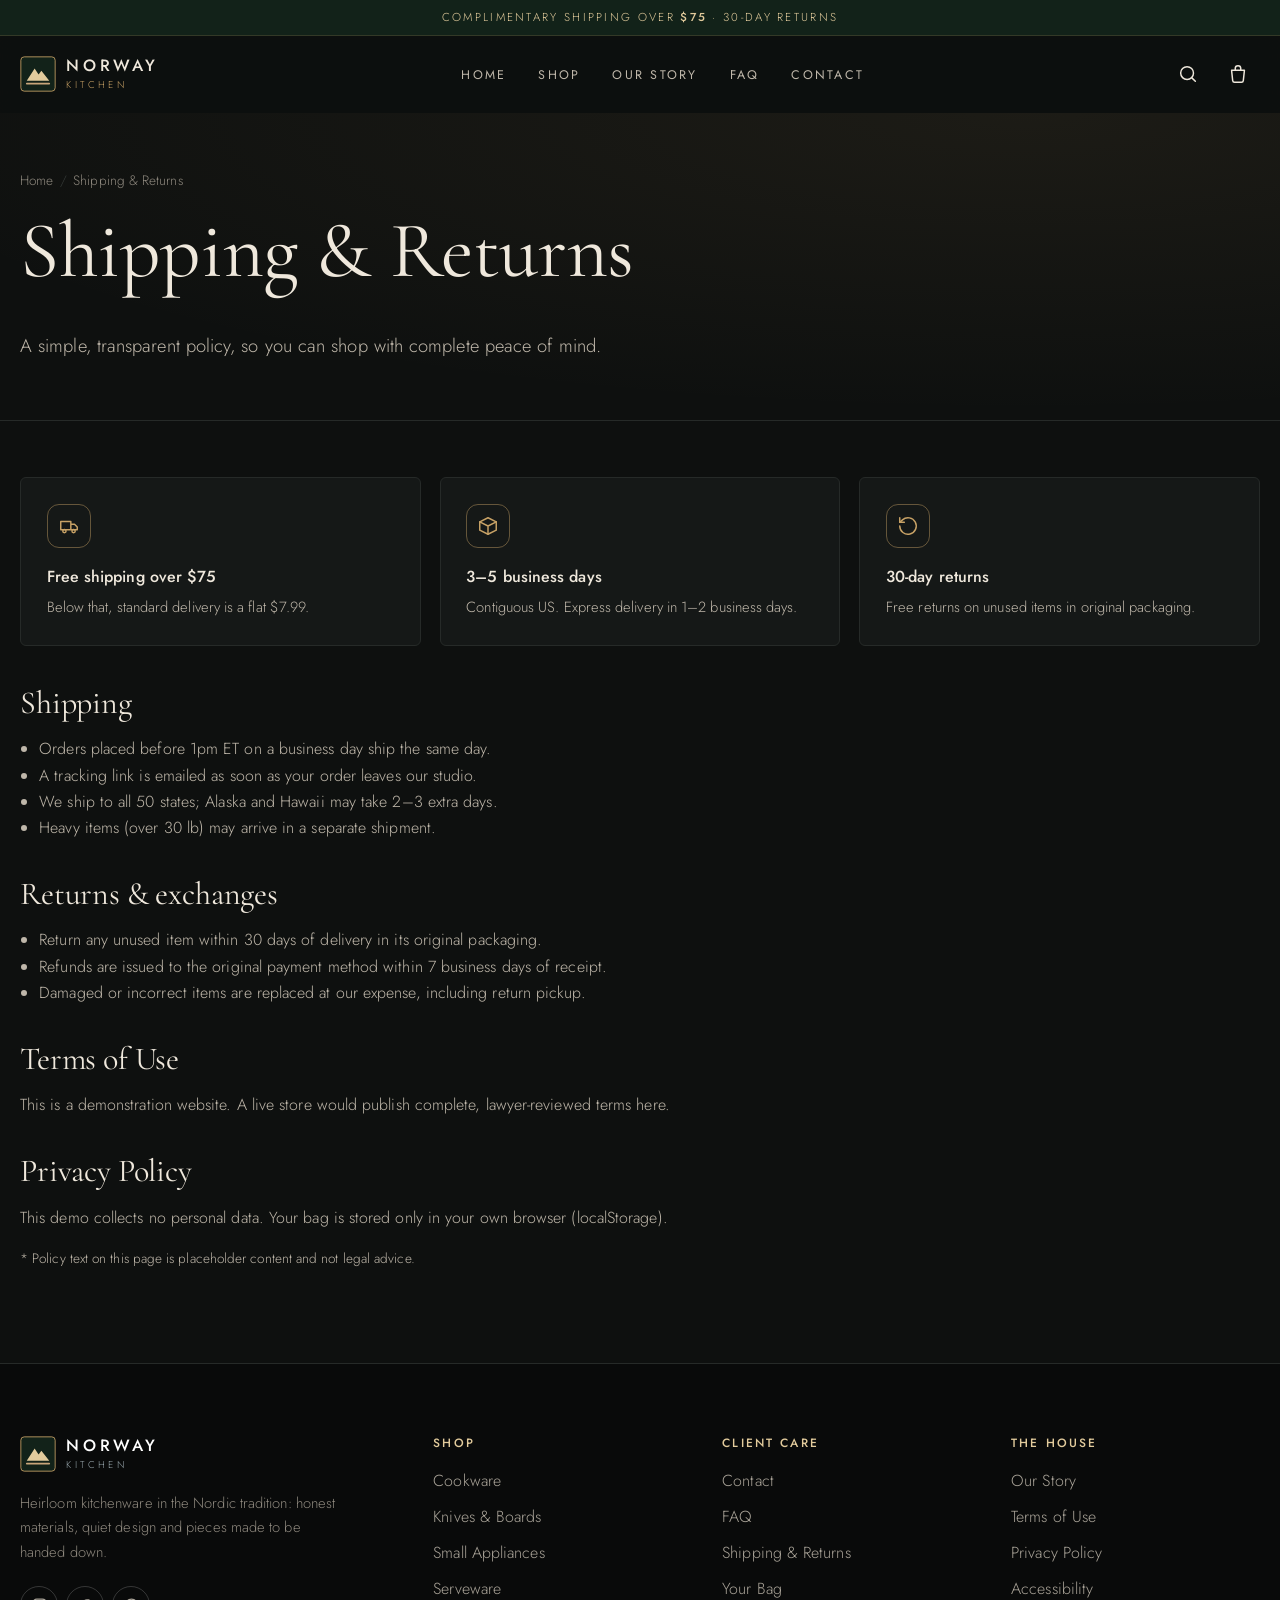
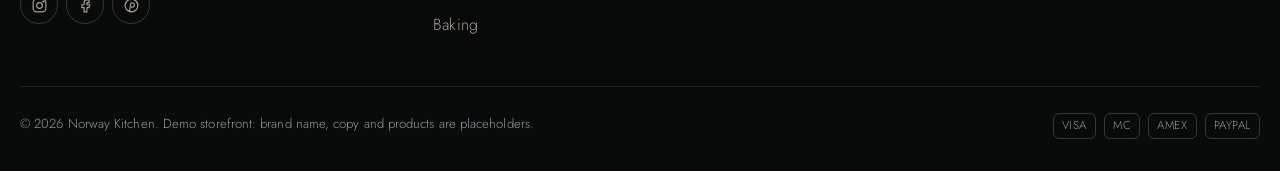
<file: shipping.html>
<!doctype html>
<html lang="en" dir="ltr">
<head>
<meta charset="utf-8">
<meta name="viewport" content="width=device-width, initial-scale=1">
<title>Shipping & Returns | Norway Kitchen</title>
<meta name="description" content="Norway Kitchen shipping and returns: complimentary shipping over $75 and 30-day returns.">
<meta name="theme-color" content="#0E100F">
<meta property="og:type" content="website">
<meta property="og:site_name" content="Norway Kitchen">
<meta property="og:title" content="Shipping & Returns | Norway Kitchen">
<meta property="og:description" content="Norway Kitchen shipping and returns: complimentary shipping over $75 and 30-day returns.">
<meta property="og:image" content="assets/img/hero.jpg">
<meta property="og:locale" content="en_US">
<meta name="twitter:card" content="summary_large_image">
<link rel="canonical" href="shipping.html">
<link rel="icon" href="favicon.svg" type="image/svg+xml">
<link rel="apple-touch-icon" href="apple-touch-icon.png">
<link rel="preconnect" href="https://fonts.googleapis.com">
<link rel="preconnect" href="https://fonts.gstatic.com" crossorigin>
<link href="https://fonts.googleapis.com/css2?family=Cormorant+Garamond:ital,wght@0,400;0,500;0,600;1,400;1,500&family=Jost:wght@300;400;500&display=swap" rel="stylesheet">
<link rel="stylesheet" href="assets/css/style.css">
</head>
<body>
<a class="skip-link" href="#main">Skip to main content</a>
<div class="announce">Complimentary shipping over <strong>$75</strong> · 30-day returns</div>
<header class="site-header">
  <div class="container header-inner">
    <button class="icon-btn menu-toggle" id="menu-toggle" type="button" aria-label="Open menu" aria-expanded="false" aria-controls="mobile-nav"><svg viewBox="0 0 24 24" fill="none" stroke="currentColor" stroke-width="1.6" stroke-linecap="round" stroke-linejoin="round" aria-hidden="true"><path d="M4 7h16M4 12h16M4 17h10"/></svg></button>
    <a class="logo" href="index.html" aria-label="Norway Kitchen home"><svg class="logo-mark" viewBox="0 0 64 64" aria-hidden="true"><rect x="1.5" y="1.5" width="61" height="61" rx="6" fill="#122219" stroke="#C8A266" stroke-width="1.5"/><path d="M12 44 26 22l7 11 5-7 14 18Z" fill="#E2CB9C"/><path d="M12 49h40" stroke="#C8A57A" stroke-width="3" stroke-linecap="round"/></svg><span class="logo-text"><b>NORWAY</b><small>KITCHEN</small></span></a>
    <nav class="main-nav" aria-label="Main"><ul><li><a href="index.html">Home</a></li><li><a href="shop.html">Shop</a></li><li><a href="about.html">Our Story</a></li><li><a href="faq.html">FAQ</a></li><li><a href="contact.html">Contact</a></li></ul></nav>
    <div class="header-actions">
      <button class="icon-btn" id="search-toggle" type="button" aria-label="Search" aria-expanded="false" aria-controls="header-search"><svg viewBox="0 0 24 24" fill="none" stroke="currentColor" stroke-width="1.6" stroke-linecap="round" stroke-linejoin="round" aria-hidden="true"><circle cx="11" cy="11" r="7"/><path d="m20 20-3.5-3.5"/></svg></button>
      <a class="icon-btn" href="cart.html" data-open-cart data-cart-label aria-label="Shopping bag"><svg viewBox="0 0 24 24" fill="none" stroke="currentColor" stroke-width="1.6" stroke-linecap="round" stroke-linejoin="round" aria-hidden="true"><path d="M5 8h14l-1.2 11.2a2 2 0 0 1-2 1.8H8.2a2 2 0 0 1-2-1.8L5 8Z"/><path d="M9 8V6a3 3 0 0 1 6 0v2"/></svg><span class="cart-count" aria-hidden="true">0</span></a>
    </div>
  </div>
  <div class="header-search" id="header-search"><div class="container"><form action="shop.html" role="search"><label class="sr-only" for="hs">Search products</label><input class="input" id="hs" name="q" type="search" placeholder="Search skillets, knives, stoneware…"><button class="btn btn-primary" type="submit">Search</button></form></div></div>
</header>
<div class="mobile-nav" id="mobile-nav" aria-hidden="true">
  <div class="scrim" data-close-nav></div>
  <div class="panel" role="dialog" aria-modal="true" aria-label="Menu">
    <div class="row"><a class="logo" href="index.html"><svg class="logo-mark" viewBox="0 0 64 64" aria-hidden="true"><rect x="1.5" y="1.5" width="61" height="61" rx="6" fill="#122219" stroke="#C8A266" stroke-width="1.5"/><path d="M12 44 26 22l7 11 5-7 14 18Z" fill="#E2CB9C"/><path d="M12 49h40" stroke="#C8A57A" stroke-width="3" stroke-linecap="round"/></svg><span class="logo-text"><b>NORWAY</b><small>KITCHEN</small></span></a><button class="icon-btn" type="button" data-close-nav aria-label="Close menu"><svg viewBox="0 0 24 24" fill="none" stroke="currentColor" stroke-width="1.6" stroke-linecap="round" stroke-linejoin="round" aria-hidden="true"><path d="M6 6l12 12M18 6 6 18"/></svg></button></div>
    <nav aria-label="Mobile"><ul><li><a href="index.html">Home</a></li><li><a href="shop.html">Shop</a></li><li><a href="about.html">Our Story</a></li><li><a href="faq.html">FAQ</a></li><li><a href="contact.html">Contact</a></li><li><a href="shipping.html">Shipping & Returns</a></li><li><a href="cart.html">Your Bag</a></li></ul></nav>
  </div>
</div>
<main id="main"><section class="page-hero"><div class="container"><nav class="breadcrumbs" aria-label="Breadcrumb"><ol><li><a href="index.html">Home</a></li><li aria-current="page">Shipping &amp; Returns</li></ol></nav><h1>Shipping &amp; Returns</h1><p class="lead">A simple, transparent policy, so you can shop with complete peace of mind.</p></div></section>
<div class="container" style="padding:1rem 0 3rem">
  <div class="info-cards">
    <div class="info-card reveal"><span class="ic"><svg viewBox="0 0 24 24" fill="none" stroke="currentColor" stroke-width="1.6" stroke-linecap="round" stroke-linejoin="round" aria-hidden="true"><path d="M3 7h11v9H3zM14 10h4l3 3v3h-7"/><circle cx="7" cy="17.5" r="1.8"/><circle cx="17" cy="17.5" r="1.8"/></svg></span><b>Free shipping over $75</b><p>Below that, standard delivery is a flat $7.99.</p></div>
    <div class="info-card reveal"><span class="ic"><svg viewBox="0 0 24 24" fill="none" stroke="currentColor" stroke-width="1.6" stroke-linecap="round" stroke-linejoin="round" aria-hidden="true"><path d="M3 7.5 12 3l9 4.5v9L12 21l-9-4.5z"/><path d="m3 7.5 9 4.5 9-4.5M12 12v9"/></svg></span><b>3–5 business days</b><p>Contiguous US. Express delivery in 1–2 business days.</p></div>
    <div class="info-card reveal"><span class="ic"><svg viewBox="0 0 24 24" fill="none" stroke="currentColor" stroke-width="1.6" stroke-linecap="round" stroke-linejoin="round" aria-hidden="true"><path d="M3 12a9 9 0 1 0 3-6.7L3 8"/><path d="M3 3v5h5"/></svg></span><b>30-day returns</b><p>Free returns on unused items in original packaging.</p></div>
  </div>
  <div class="prose">
    <h2>Shipping</h2>
    <ul><li>Orders placed before 1pm ET on a business day ship the same day.</li><li>A tracking link is emailed as soon as your order leaves our studio.</li><li>We ship to all 50 states; Alaska and Hawaii may take 2–3 extra days.</li><li>Heavy items (over 30 lb) may arrive in a separate shipment.</li></ul>
    <h2>Returns &amp; exchanges</h2>
    <ul><li>Return any unused item within 30 days of delivery in its original packaging.</li><li>Refunds are issued to the original payment method within 7 business days of receipt.</li><li>Damaged or incorrect items are replaced at our expense, including return pickup.</li></ul>
    <h2 id="terms">Terms of Use</h2><p>This is a demonstration website. A live store would publish complete, lawyer-reviewed terms here.</p>
    <h2 id="privacy">Privacy Policy</h2><p>This demo collects no personal data. Your bag is stored only in your own browser (localStorage).</p>
    <p class="small muted">* Policy text on this page is placeholder content and not legal advice.</p>
  </div>
</div></main>
<footer class="site-footer">
  <div class="container">
    <div class="footer-grid">
      <div>
        <a class="logo" href="index.html"><svg class="logo-mark" viewBox="0 0 64 64" aria-hidden="true"><rect x="1.5" y="1.5" width="61" height="61" rx="6" fill="#122219" stroke="#C8A266" stroke-width="1.5"/><path d="M12 44 26 22l7 11 5-7 14 18Z" fill="#E2CB9C"/><path d="M12 49h40" stroke="#C8A57A" stroke-width="3" stroke-linecap="round"/></svg><span class="logo-text"><b>NORWAY</b><small>KITCHEN</small></span></a>
        <p class="footer-about">Heirloom kitchenware in the Nordic tradition: honest materials, quiet design and pieces made to be handed down.</p>
        <div class="socials"><a href="#" aria-label="Instagram (placeholder link)"><svg viewBox="0 0 24 24" fill="none" stroke="currentColor" stroke-width="1.6" stroke-linecap="round" stroke-linejoin="round" aria-hidden="true"><rect x="3" y="3" width="18" height="18" rx="5"/><circle cx="12" cy="12" r="4"/><circle cx="17.5" cy="6.5" r=".8" fill="currentColor"/></svg></a><a href="#" aria-label="Facebook (placeholder link)"><svg viewBox="0 0 24 24" fill="none" stroke="currentColor" stroke-width="1.6" stroke-linecap="round" stroke-linejoin="round" aria-hidden="true"><path d="M14 8h3V4h-3a4 4 0 0 0-4 4v3H7v4h3v6h4v-6h3l1-4h-4V8z"/></svg></a><a href="#" aria-label="Pinterest (placeholder link)"><svg viewBox="0 0 24 24" fill="none" stroke="currentColor" stroke-width="1.6" stroke-linecap="round" stroke-linejoin="round" aria-hidden="true"><circle cx="12" cy="12" r="9"/><path d="M11 8.5c3-1 5.5.6 5 3.3-.4 2.2-2.5 3.2-4 2.2M11 10l-2 10"/></svg></a></div>
      </div>
      <div><h4>Shop</h4><ul><li><a href="shop.html?cat=cookware">Cookware</a></li><li><a href="shop.html?cat=knives">Knives &amp; Boards</a></li><li><a href="shop.html?cat=appliances">Small Appliances</a></li><li><a href="shop.html?cat=serveware">Serveware</a></li><li><a href="shop.html?cat=baking">Baking</a></li></ul></div>
      <div><h4>Client Care</h4><ul><li><a href="contact.html">Contact</a></li><li><a href="faq.html">FAQ</a></li><li><a href="shipping.html">Shipping &amp; Returns</a></li><li><a href="cart.html">Your Bag</a></li></ul></div>
      <div><h4>The House</h4><ul><li><a href="about.html">Our Story</a></li><li><a href="shipping.html#terms">Terms of Use</a></li><li><a href="shipping.html#privacy">Privacy Policy</a></li><li><a href="contact.html#accessibility">Accessibility</a></li></ul></div>
    </div>
    <div class="footer-bottom">
      <span>© <span id="year">2026</span> Norway Kitchen. Demo storefront: brand name, copy and products are placeholders.</span>
      <div class="pay-icons" aria-label="Payment methods (illustrative)"><span>VISA</span><span>MC</span><span>AMEX</span><span>PAYPAL</span></div>
    </div>
  </div>
</footer>
<aside class="drawer" id="cart-drawer" aria-hidden="true">
  <div class="scrim" data-close-cart></div>
  <div class="panel" role="dialog" aria-modal="true" aria-labelledby="drawer-title">
    <div class="drawer-head"><h2 id="drawer-title">Your Bag</h2><button class="icon-btn" type="button" data-close-cart aria-label="Close bag"><svg viewBox="0 0 24 24" fill="none" stroke="currentColor" stroke-width="1.6" stroke-linecap="round" stroke-linejoin="round" aria-hidden="true"><path d="M6 6l12 12M18 6 6 18"/></svg></button></div>
    <div class="drawer-body" id="drawer-body"></div>
    <div class="drawer-foot" id="drawer-foot" hidden></div>
  </div>
</aside>
<div class="toast-wrap" aria-live="polite" role="status"></div>
<script src="assets/js/products.js"></script>
<script src="assets/js/app.js"></script>
</body>
</html>
</file>
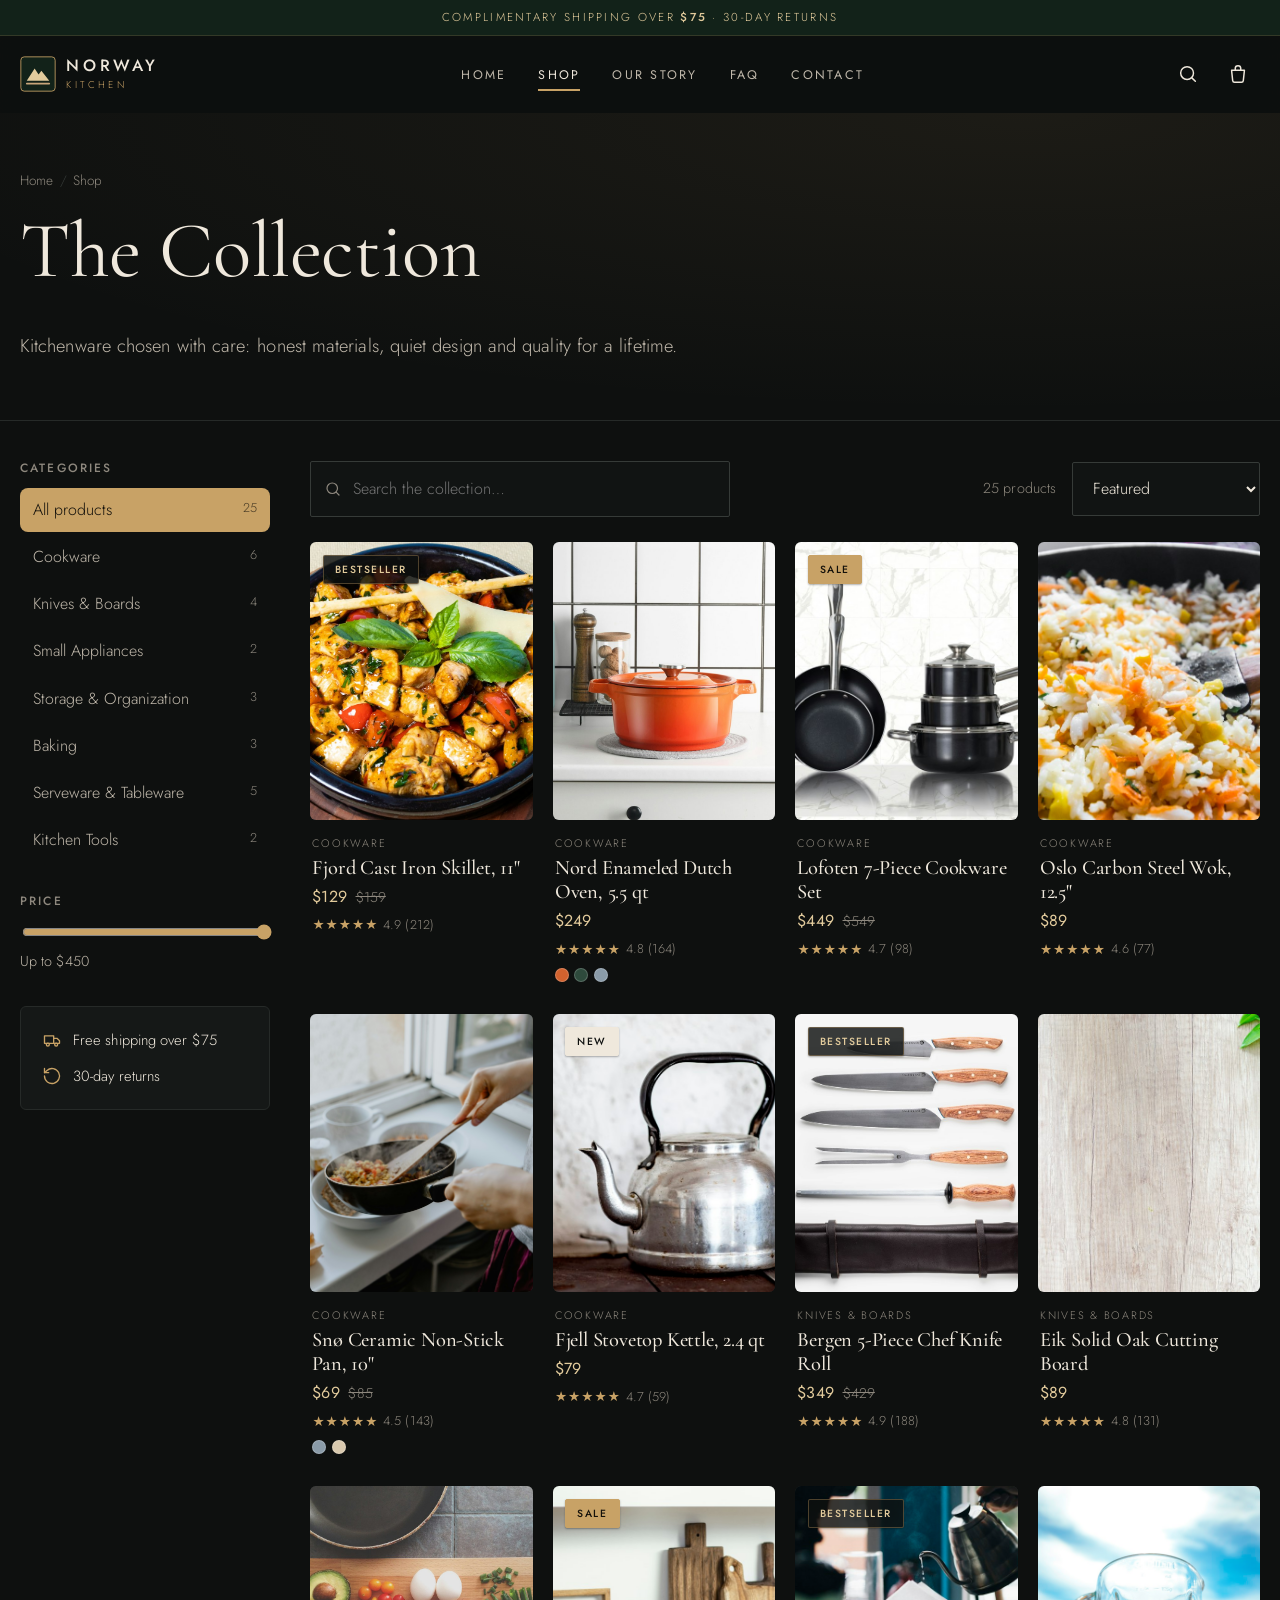
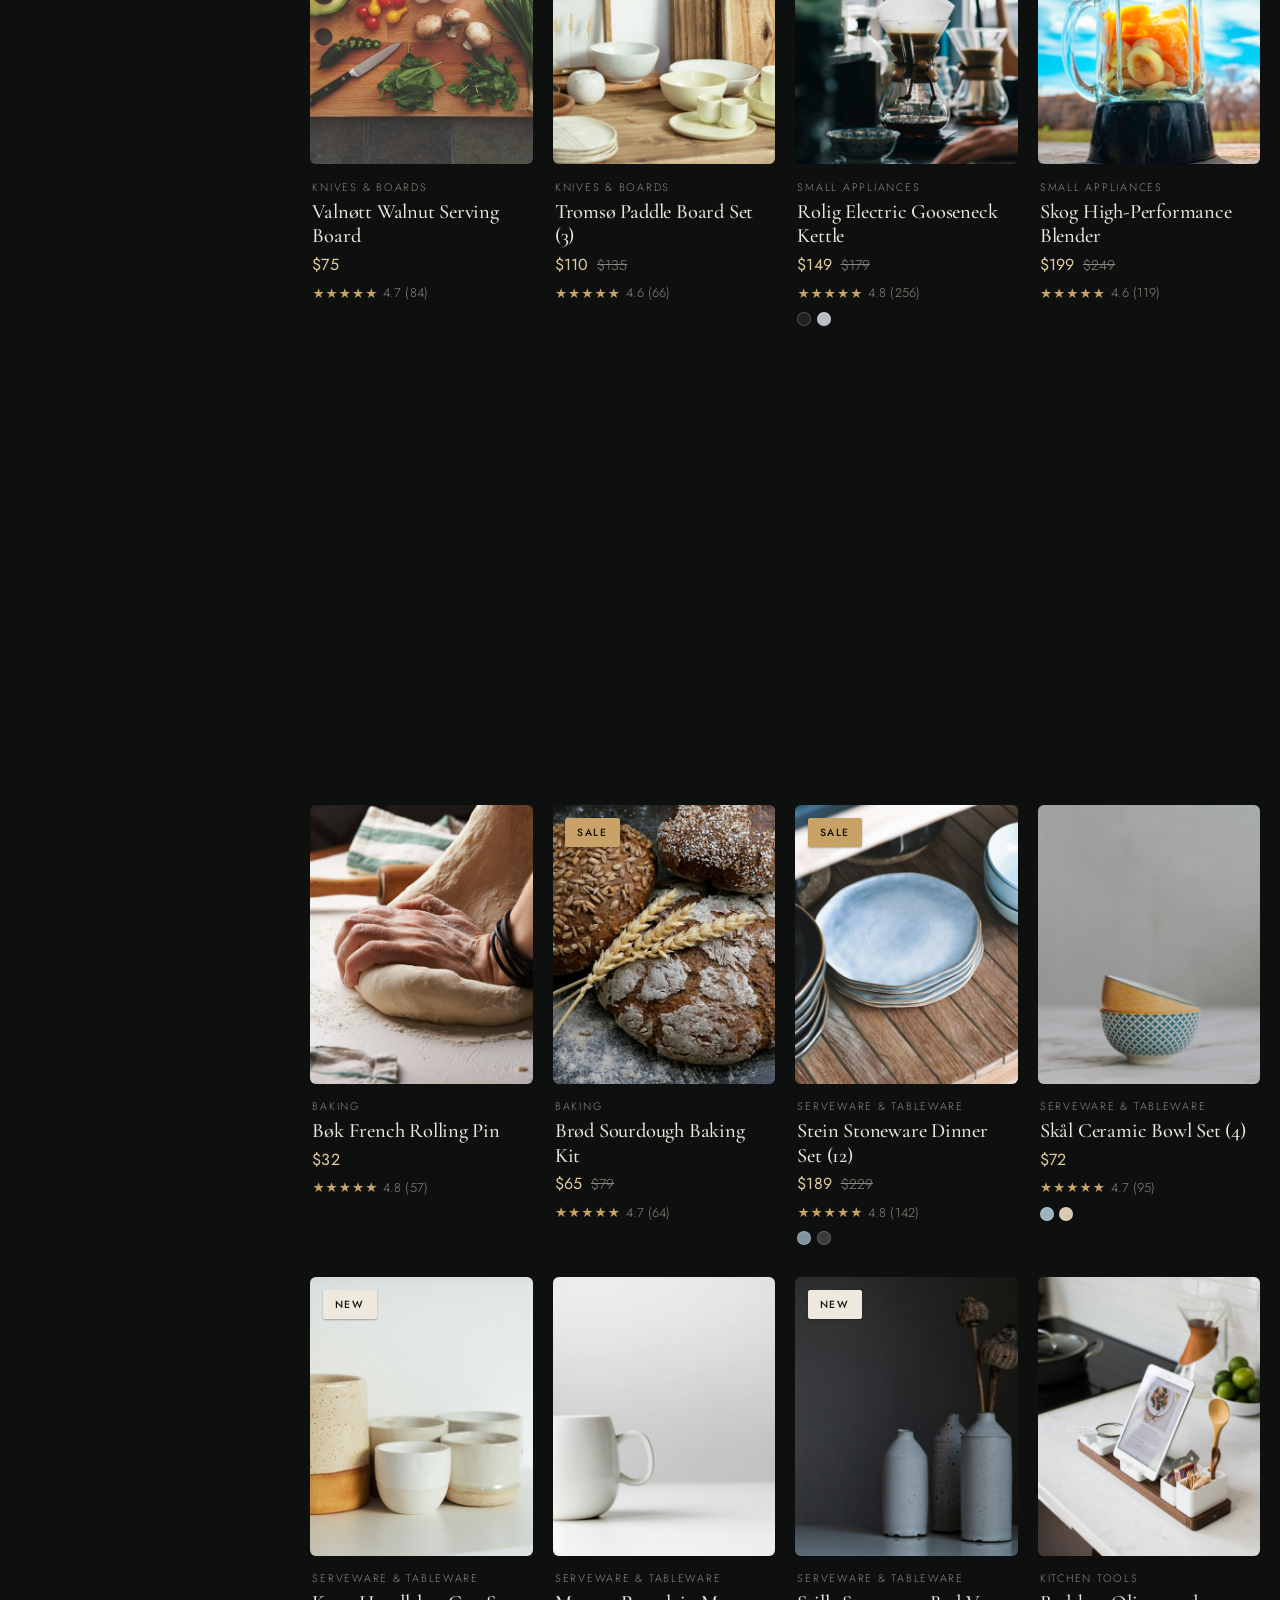
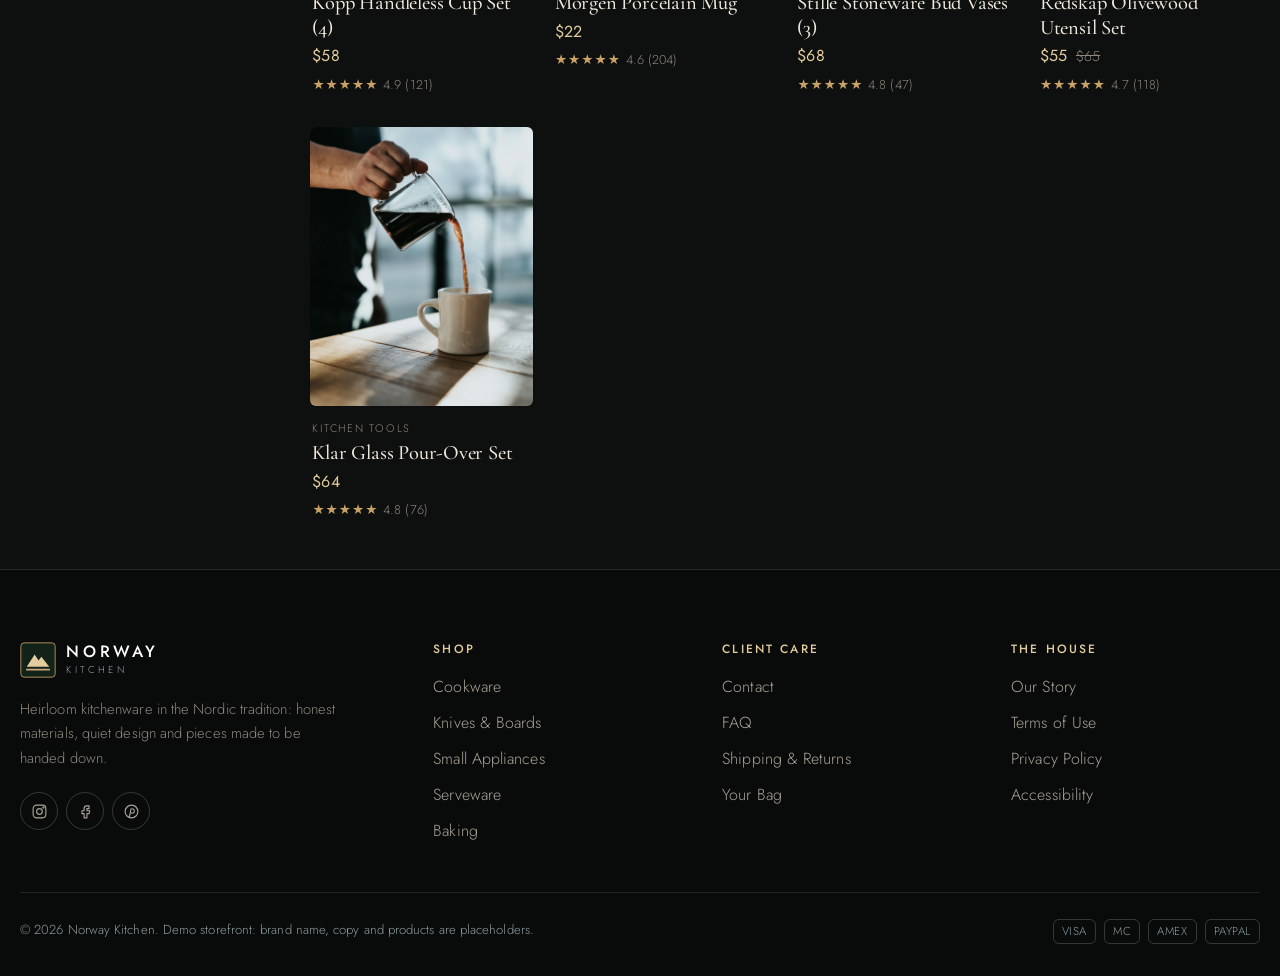
<file: shop.html>
<!doctype html>
<html lang="en" dir="ltr">
<head>
<meta charset="utf-8">
<meta name="viewport" content="width=device-width, initial-scale=1">
<title>Shop the Collection | Norway Kitchen</title>
<meta name="description" content="Shop Norway Kitchen: cookware, knives and cutting boards, small appliances, storage, baking and serveware.">
<meta name="theme-color" content="#0E100F">
<meta property="og:type" content="website">
<meta property="og:site_name" content="Norway Kitchen">
<meta property="og:title" content="Shop the Collection | Norway Kitchen">
<meta property="og:description" content="Shop Norway Kitchen: cookware, knives and cutting boards, small appliances, storage, baking and serveware.">
<meta property="og:image" content="assets/img/hero.jpg">
<meta property="og:locale" content="en_US">
<meta name="twitter:card" content="summary_large_image">
<link rel="canonical" href="shop.html">
<link rel="icon" href="favicon.svg" type="image/svg+xml">
<link rel="apple-touch-icon" href="apple-touch-icon.png">
<link rel="preconnect" href="https://fonts.googleapis.com">
<link rel="preconnect" href="https://fonts.gstatic.com" crossorigin>
<link href="https://fonts.googleapis.com/css2?family=Cormorant+Garamond:ital,wght@0,400;0,500;0,600;1,400;1,500&family=Jost:wght@300;400;500&display=swap" rel="stylesheet">
<link rel="stylesheet" href="assets/css/style.css">
</head>
<body>
<a class="skip-link" href="#main">Skip to main content</a>
<div class="announce">Complimentary shipping over <strong>$75</strong> · 30-day returns</div>
<header class="site-header">
  <div class="container header-inner">
    <button class="icon-btn menu-toggle" id="menu-toggle" type="button" aria-label="Open menu" aria-expanded="false" aria-controls="mobile-nav"><svg viewBox="0 0 24 24" fill="none" stroke="currentColor" stroke-width="1.6" stroke-linecap="round" stroke-linejoin="round" aria-hidden="true"><path d="M4 7h16M4 12h16M4 17h10"/></svg></button>
    <a class="logo" href="index.html" aria-label="Norway Kitchen home"><svg class="logo-mark" viewBox="0 0 64 64" aria-hidden="true"><rect x="1.5" y="1.5" width="61" height="61" rx="6" fill="#122219" stroke="#C8A266" stroke-width="1.5"/><path d="M12 44 26 22l7 11 5-7 14 18Z" fill="#E2CB9C"/><path d="M12 49h40" stroke="#C8A57A" stroke-width="3" stroke-linecap="round"/></svg><span class="logo-text"><b>NORWAY</b><small>KITCHEN</small></span></a>
    <nav class="main-nav" aria-label="Main"><ul><li><a href="index.html">Home</a></li><li><a href="shop.html" aria-current="page">Shop</a></li><li><a href="about.html">Our Story</a></li><li><a href="faq.html">FAQ</a></li><li><a href="contact.html">Contact</a></li></ul></nav>
    <div class="header-actions">
      <button class="icon-btn" id="search-toggle" type="button" aria-label="Search" aria-expanded="false" aria-controls="header-search"><svg viewBox="0 0 24 24" fill="none" stroke="currentColor" stroke-width="1.6" stroke-linecap="round" stroke-linejoin="round" aria-hidden="true"><circle cx="11" cy="11" r="7"/><path d="m20 20-3.5-3.5"/></svg></button>
      <a class="icon-btn" href="cart.html" data-open-cart data-cart-label aria-label="Shopping bag"><svg viewBox="0 0 24 24" fill="none" stroke="currentColor" stroke-width="1.6" stroke-linecap="round" stroke-linejoin="round" aria-hidden="true"><path d="M5 8h14l-1.2 11.2a2 2 0 0 1-2 1.8H8.2a2 2 0 0 1-2-1.8L5 8Z"/><path d="M9 8V6a3 3 0 0 1 6 0v2"/></svg><span class="cart-count" aria-hidden="true">0</span></a>
    </div>
  </div>
  <div class="header-search" id="header-search"><div class="container"><form action="shop.html" role="search"><label class="sr-only" for="hs">Search products</label><input class="input" id="hs" name="q" type="search" placeholder="Search skillets, knives, stoneware…"><button class="btn btn-primary" type="submit">Search</button></form></div></div>
</header>
<div class="mobile-nav" id="mobile-nav" aria-hidden="true">
  <div class="scrim" data-close-nav></div>
  <div class="panel" role="dialog" aria-modal="true" aria-label="Menu">
    <div class="row"><a class="logo" href="index.html"><svg class="logo-mark" viewBox="0 0 64 64" aria-hidden="true"><rect x="1.5" y="1.5" width="61" height="61" rx="6" fill="#122219" stroke="#C8A266" stroke-width="1.5"/><path d="M12 44 26 22l7 11 5-7 14 18Z" fill="#E2CB9C"/><path d="M12 49h40" stroke="#C8A57A" stroke-width="3" stroke-linecap="round"/></svg><span class="logo-text"><b>NORWAY</b><small>KITCHEN</small></span></a><button class="icon-btn" type="button" data-close-nav aria-label="Close menu"><svg viewBox="0 0 24 24" fill="none" stroke="currentColor" stroke-width="1.6" stroke-linecap="round" stroke-linejoin="round" aria-hidden="true"><path d="M6 6l12 12M18 6 6 18"/></svg></button></div>
    <nav aria-label="Mobile"><ul><li><a href="index.html">Home</a></li><li><a href="shop.html">Shop</a></li><li><a href="about.html">Our Story</a></li><li><a href="faq.html">FAQ</a></li><li><a href="contact.html">Contact</a></li><li><a href="shipping.html">Shipping & Returns</a></li><li><a href="cart.html">Your Bag</a></li></ul></nav>
  </div>
</div>
<main id="main"><section class="page-hero"><div class="container"><nav class="breadcrumbs" aria-label="Breadcrumb"><ol><li><a href="index.html">Home</a></li><li aria-current="page">Shop</li></ol></nav><h1><span id="shop-title">The Collection</span></h1><p class="lead">Kitchenware chosen with care: honest materials, quiet design and quality for a lifetime.</p></div></section>
<div class="container shop-layout">
  <aside class="filters" aria-label="Filters">
    <div><h3>Categories</h3><ul class="cat-list" id="cat-list"></ul></div>
    <div class="price-filter"><h3><label for="price-range" style="all:inherit">Price</label></h3><input type="range" id="price-range" min="20" max="500" step="5"><output for="price-range" id="price-out"></output></div>
    <div class="perks"><div><svg viewBox="0 0 24 24" fill="none" stroke="currentColor" stroke-width="1.6" stroke-linecap="round" stroke-linejoin="round" aria-hidden="true"><path d="M3 7h11v9H3zM14 10h4l3 3v3h-7"/><circle cx="7" cy="17.5" r="1.8"/><circle cx="17" cy="17.5" r="1.8"/></svg>Free shipping over $75</div><div><svg viewBox="0 0 24 24" fill="none" stroke="currentColor" stroke-width="1.6" stroke-linecap="round" stroke-linejoin="round" aria-hidden="true"><path d="M3 12a9 9 0 1 0 3-6.7L3 8"/><path d="M3 3v5h5"/></svg>30-day returns</div></div>
  </aside>
  <div>
    <div class="chips" id="chips" role="group" aria-label="Categories"></div>
    <div class="toolbar">
      <div class="search-wrap" role="search"><svg viewBox="0 0 24 24" fill="none" stroke="currentColor" stroke-width="1.6" stroke-linecap="round" stroke-linejoin="round" aria-hidden="true"><circle cx="11" cy="11" r="7"/><path d="m20 20-3.5-3.5"/></svg><label for="shop-search" class="sr-only">Search the shop</label><input class="input" id="shop-search" type="search" placeholder="Search the collection…"></div>
      <div style="display:flex;gap:1rem;align-items:center"><span class="result-count" id="result-count" aria-live="polite"></span>
      <label for="shop-sort" class="sr-only">Sort by</label><select class="input" id="shop-sort"><option value="featured">Featured</option><option value="popular">Most popular</option><option value="rating">Top rated</option><option value="price-asc">Price: low to high</option><option value="price-desc">Price: high to low</option></select></div>
    </div>
    <div class="product-grid" id="shop-grid" style="grid-template-columns:repeat(auto-fill,minmax(210px,1fr))"></div>
  </div>
</div></main>
<footer class="site-footer">
  <div class="container">
    <div class="footer-grid">
      <div>
        <a class="logo" href="index.html"><svg class="logo-mark" viewBox="0 0 64 64" aria-hidden="true"><rect x="1.5" y="1.5" width="61" height="61" rx="6" fill="#122219" stroke="#C8A266" stroke-width="1.5"/><path d="M12 44 26 22l7 11 5-7 14 18Z" fill="#E2CB9C"/><path d="M12 49h40" stroke="#C8A57A" stroke-width="3" stroke-linecap="round"/></svg><span class="logo-text"><b>NORWAY</b><small>KITCHEN</small></span></a>
        <p class="footer-about">Heirloom kitchenware in the Nordic tradition: honest materials, quiet design and pieces made to be handed down.</p>
        <div class="socials"><a href="#" aria-label="Instagram (placeholder link)"><svg viewBox="0 0 24 24" fill="none" stroke="currentColor" stroke-width="1.6" stroke-linecap="round" stroke-linejoin="round" aria-hidden="true"><rect x="3" y="3" width="18" height="18" rx="5"/><circle cx="12" cy="12" r="4"/><circle cx="17.5" cy="6.5" r=".8" fill="currentColor"/></svg></a><a href="#" aria-label="Facebook (placeholder link)"><svg viewBox="0 0 24 24" fill="none" stroke="currentColor" stroke-width="1.6" stroke-linecap="round" stroke-linejoin="round" aria-hidden="true"><path d="M14 8h3V4h-3a4 4 0 0 0-4 4v3H7v4h3v6h4v-6h3l1-4h-4V8z"/></svg></a><a href="#" aria-label="Pinterest (placeholder link)"><svg viewBox="0 0 24 24" fill="none" stroke="currentColor" stroke-width="1.6" stroke-linecap="round" stroke-linejoin="round" aria-hidden="true"><circle cx="12" cy="12" r="9"/><path d="M11 8.5c3-1 5.5.6 5 3.3-.4 2.2-2.5 3.2-4 2.2M11 10l-2 10"/></svg></a></div>
      </div>
      <div><h4>Shop</h4><ul><li><a href="shop.html?cat=cookware">Cookware</a></li><li><a href="shop.html?cat=knives">Knives &amp; Boards</a></li><li><a href="shop.html?cat=appliances">Small Appliances</a></li><li><a href="shop.html?cat=serveware">Serveware</a></li><li><a href="shop.html?cat=baking">Baking</a></li></ul></div>
      <div><h4>Client Care</h4><ul><li><a href="contact.html">Contact</a></li><li><a href="faq.html">FAQ</a></li><li><a href="shipping.html">Shipping &amp; Returns</a></li><li><a href="cart.html">Your Bag</a></li></ul></div>
      <div><h4>The House</h4><ul><li><a href="about.html">Our Story</a></li><li><a href="shipping.html#terms">Terms of Use</a></li><li><a href="shipping.html#privacy">Privacy Policy</a></li><li><a href="contact.html#accessibility">Accessibility</a></li></ul></div>
    </div>
    <div class="footer-bottom">
      <span>© <span id="year">2026</span> Norway Kitchen. Demo storefront: brand name, copy and products are placeholders.</span>
      <div class="pay-icons" aria-label="Payment methods (illustrative)"><span>VISA</span><span>MC</span><span>AMEX</span><span>PAYPAL</span></div>
    </div>
  </div>
</footer>
<aside class="drawer" id="cart-drawer" aria-hidden="true">
  <div class="scrim" data-close-cart></div>
  <div class="panel" role="dialog" aria-modal="true" aria-labelledby="drawer-title">
    <div class="drawer-head"><h2 id="drawer-title">Your Bag</h2><button class="icon-btn" type="button" data-close-cart aria-label="Close bag"><svg viewBox="0 0 24 24" fill="none" stroke="currentColor" stroke-width="1.6" stroke-linecap="round" stroke-linejoin="round" aria-hidden="true"><path d="M6 6l12 12M18 6 6 18"/></svg></button></div>
    <div class="drawer-body" id="drawer-body"></div>
    <div class="drawer-foot" id="drawer-foot" hidden></div>
  </div>
</aside>
<div class="toast-wrap" aria-live="polite" role="status"></div>
<script src="assets/js/products.js"></script>
<script src="assets/js/app.js"></script>
</body>
</html>
</file>
<file: assets/css/style.css>
/* Norway Kitchen — Nordic minimal theme */
:root{
  color-scheme:dark;
  --bg:#0E100F; --surface:#151817; --paper:#181C1A;
  --ink:#EFE8DC; --ink-soft:#BFB7AA; --muted:#8E887E;
  --line:#262A28; --line-2:#363B38;
  --fog:#1B1F1D; --fog-2:#2E3431; --steel:#7F93A0;
  --oak:#C8A266; --oak-light:#E2CB9C; --oak-pale:#221E17;
  --forest:#C8A266; --forest-2:#D9B77D; --forest-pale:rgba(200,162,102,.12);
  --pine:#122219; --pine-2:#18301F;
  --on-accent:#14110B;
  --danger:#E07A6A;
  --radius:6px; --radius-sm:4px; --radius-lg:10px;
  --shadow-sm:0 1px 2px rgba(0,0,0,.3);
  --shadow:0 18px 40px -18px rgba(0,0,0,.7);
  --shadow-lg:0 40px 80px -30px rgba(0,0,0,.85);
  --ease:cubic-bezier(.2,.7,.2,1);
  --container:1280px;
  --font:'Jost',system-ui,-apple-system,'Segoe UI',Arial,sans-serif;
  --serif:'Cormorant Garamond','Playfair Display',Georgia,serif;
}
*,*::before,*::after{box-sizing:border-box}
html{scroll-behavior:smooth;scroll-padding-top:110px;-webkit-text-size-adjust:100%}
body{margin:0;font-family:var(--font);background:var(--bg);color:var(--ink);font-size:16px;line-height:1.65;font-weight:400;-webkit-font-smoothing:antialiased}
img{max-width:100%;display:block}
a{color:inherit;text-decoration:none}
button,input,select,textarea{font:inherit;color:inherit}
button{cursor:pointer}
h1,h2,h3,h4{line-height:1.2;margin:0 0 .5em;font-weight:500;letter-spacing:-.01em}
h1{font-size:clamp(2.1rem,4.6vw,3.6rem);font-weight:300}
h2{font-size:clamp(1.6rem,3vw,2.4rem);font-weight:300}
h3{font-size:1.15rem}
p{margin:0 0 1em}
:focus-visible{outline:2px solid var(--forest);outline-offset:3px;border-radius:6px}
.container{width:min(100% - 2.5rem,var(--container));margin-inline:auto}
.skip-link{position:absolute;inset-inline-start:1rem;top:-60px;background:var(--forest);color:var(--on-accent);padding:.6rem 1rem;border-radius:8px;z-index:200;transition:top .2s}
.skip-link:focus{top:1rem}
.sr-only{position:absolute;width:1px;height:1px;padding:0;margin:-1px;overflow:hidden;clip:rect(0,0,0,0);border:0}
.latin{font-family:'Jost','Heebo',sans-serif;direction:ltr;unicode-bidi:isolate}

/* Announcement + header */
.announce{background:var(--forest);color:#EEF2EF;font-size:.85rem;text-align:center;padding:.5rem 1rem;letter-spacing:.01em}
.announce strong{font-weight:500;color:#fff}
.site-header{position:sticky;top:0;z-index:50;background:rgba(247,245,240,.88);backdrop-filter:saturate(1.4) blur(12px);-webkit-backdrop-filter:saturate(1.4) blur(12px);border-bottom:1px solid transparent;transition:border-color .3s,box-shadow .3s}
.site-header.scrolled{border-color:var(--line);box-shadow:0 6px 20px -16px rgba(30,42,47,.3)}
.header-inner{display:flex;align-items:center;justify-content:space-between;gap:1.5rem;height:76px}
.logo{display:flex;align-items:center;gap:.65rem;flex-shrink:0}
.logo-mark{width:36px;height:36px}
.logo-text{display:flex;flex-direction:column;line-height:1}
.logo-text b{font-family:'Jost',sans-serif;font-weight:500;letter-spacing:.22em;font-size:1.02rem;direction:ltr}
.logo-text small{font-family:'Jost',sans-serif;letter-spacing:.34em;font-size:.62rem;color:var(--muted);margin-top:.3rem;direction:ltr;text-align:start}
.main-nav ul{display:flex;gap:2rem;list-style:none;margin:0;padding:0}
.main-nav a{font-size:.95rem;color:var(--ink-soft);position:relative;padding:.3rem 0;transition:color .2s}
.main-nav a::after{content:"";position:absolute;inset-inline:0;bottom:-2px;height:1.5px;background:var(--forest);transform:scaleX(0);transition:transform .35s var(--ease);transform-origin:left}
.main-nav a:hover,.main-nav a[aria-current="page"]{color:var(--ink)}
.main-nav a:hover::after,.main-nav a[aria-current="page"]::after{transform:scaleX(1)}
.header-actions{display:flex;align-items:center;gap:.35rem}
.icon-btn{position:relative;display:inline-grid;place-items:center;width:44px;height:44px;border-radius:50%;border:0;background:transparent;color:var(--ink);transition:background .2s}
.icon-btn:hover{background:var(--fog)}
.icon-btn svg{width:22px;height:22px}
.cart-count{position:absolute;top:4px;inset-inline-end:2px;min-width:19px;height:19px;padding:0 5px;border-radius:99px;background:var(--forest);color:var(--on-accent);font-size:.7rem;font-weight:600;display:grid;place-items:center;transform:scale(0);transition:transform .3s var(--ease)}
.cart-count.has{transform:scale(1)}
.cart-count.bump{animation:bump .5s var(--ease)}
@keyframes bump{40%{transform:scale(1.35)}}
.menu-toggle{display:none}
.header-search{display:none;border-top:1px solid var(--line);padding:1rem 0;background:var(--bg)}
.header-search.open{display:block}
.header-search form{display:flex;gap:.5rem}
.header-search input{flex:1}

/* Mobile nav drawer */
.mobile-nav{position:fixed;inset:0;z-index:120;visibility:hidden}
.mobile-nav.open{visibility:visible}
.mobile-nav .scrim{position:absolute;inset:0;background:rgba(30,42,47,.4);opacity:0;transition:opacity .3s}
.mobile-nav.open .scrim{opacity:1}
.mobile-nav .panel{position:absolute;top:0;bottom:0;inset-inline-start:0;width:min(84vw,340px);background:var(--bg);padding:1.5rem;transform:translateX(-100%);transition:transform .4s var(--ease);display:flex;flex-direction:column;gap:1rem}
.mobile-nav.open .panel{transform:none}
.mobile-nav ul{list-style:none;padding:0;margin:1rem 0 0}
.mobile-nav li a{display:block;padding:.9rem 0;border-bottom:1px solid var(--line);font-size:1.1rem}

/* Buttons */
.btn{display:inline-flex;align-items:center;justify-content:center;gap:.55rem;padding:.9rem 1.6rem;border-radius:99px;border:1.5px solid transparent;font-weight:500;font-size:.98rem;transition:transform .2s var(--ease),background .25s,color .25s,border-color .25s,box-shadow .25s;white-space:nowrap}
.btn:active{transform:scale(.98)}
.btn-primary{background:var(--forest);color:var(--on-accent)}
.btn-primary:hover{background:var(--forest-2);box-shadow:0 10px 24px -12px rgba(46,74,60,.7)}
.btn-outline{border-color:var(--ink);color:var(--ink);background:transparent}
.btn-outline:hover{background:var(--ink);color:#fff}
.btn-light{background:#fff;color:var(--ink)}
.btn-light:hover{background:var(--oak-pale)}
.btn-ghost{background:transparent;color:var(--ink-soft);padding:.5rem .8rem}
.btn-ghost:hover{color:var(--ink)}
.btn-block{width:100%}
.btn svg{width:18px;height:18px}
.link-arrow{display:inline-flex;align-items:center;gap:.4rem;font-weight:500;color:var(--forest);border-bottom:1px solid currentColor;padding-bottom:2px}
.link-arrow:hover{gap:.7rem}
.link-arrow{transition:gap .25s var(--ease)}

/* Forms */
.input,select.input,textarea.input{width:100%;padding:.85rem 1rem;border:1.5px solid var(--line-2);background:var(--surface);border-radius:var(--radius-sm);transition:border-color .2s,box-shadow .2s;font-size:1rem}
.input:focus{outline:none;border-color:var(--forest);box-shadow:0 0 0 4px rgba(46,74,60,.12)}
textarea.input{min-height:140px;resize:vertical}
label{font-size:.9rem;font-weight:500;color:var(--ink-soft);display:block;margin-bottom:.4rem}
.field{margin-bottom:1.1rem}
.field-row{display:grid;grid-template-columns:1fr 1fr;gap:1rem}
.form-note{font-size:.85rem;color:var(--muted)}
.input.invalid{border-color:var(--danger)}
.error-msg{color:var(--danger);font-size:.82rem;margin-top:.3rem;display:none}
.input.invalid + .error-msg{display:block}

/* Sections */
section{padding:clamp(3.5rem,8vw,6.5rem) 0}
.eyebrow{display:inline-block;font-size:.8rem;letter-spacing:.18em;text-transform:uppercase;color:var(--forest);font-weight:500;margin-bottom:.9rem}
.section-head{display:flex;align-items:flex-end;justify-content:space-between;gap:1.5rem;margin-bottom:2.5rem;flex-wrap:wrap}
.section-head p{color:var(--ink-soft);max-width:52ch;margin:0}
.lead{font-size:1.15rem;color:var(--ink-soft);font-weight:300}

/* Hero */
.hero{padding:0;position:relative}
.hero-grid{display:grid;grid-template-columns:1.05fr 1fr;min-height:min(86vh,760px);align-items:stretch}
.hero-copy{display:flex;flex-direction:column;justify-content:center;padding:4rem 2.5rem 4rem clamp(1.25rem,6vw,6rem)}
.hero-copy h1 em{font-style:normal;color:var(--forest);font-weight:400}
.hero-copy .lead{max-width:44ch;margin-bottom:2rem}
.hero-ctas{display:flex;gap:.8rem;flex-wrap:wrap}
.hero-media{position:relative;overflow:hidden;border-end-start-radius:var(--radius-lg)}
.hero-media img{width:100%;height:100%;object-fit:cover;animation:heroZoom 14s var(--ease) both}
@keyframes heroZoom{from{transform:scale(1.08)}to{transform:scale(1)}}
.hero-badge{position:absolute;bottom:2rem;inset-inline-end:2rem;background:rgba(255,255,255,.92);backdrop-filter:blur(8px);border-radius:var(--radius);padding:1rem 1.2rem;display:flex;gap:.9rem;align-items:center;box-shadow:var(--shadow);max-width:280px}
.hero-badge img{width:56px;height:56px;border-radius:10px;object-fit:cover;animation:none}
.hero-badge b{display:block;font-weight:500;font-size:.95rem}
.hero-badge span{font-size:.85rem;color:var(--muted)}
.hero-stats{display:flex;gap:2.5rem;margin-top:3rem;padding-top:2rem;border-top:1px solid var(--line)}
.hero-stats b{display:block;font-size:1.6rem;font-weight:300;color:var(--ink)}
.hero-stats span{font-size:.85rem;color:var(--muted)}

/* Benefits strip */
.benefits{padding:2.2rem 0;background:var(--surface);border-block:1px solid var(--line)}
.benefits-grid{display:grid;grid-template-columns:repeat(4,1fr);gap:1.5rem}
.benefit{display:flex;gap:.9rem;align-items:center}
.benefit .ic{width:46px;height:46px;border-radius:50%;background:var(--forest-pale);color:var(--forest);display:grid;place-items:center;flex-shrink:0}
.benefit .ic svg{width:22px;height:22px}
.benefit b{display:block;font-weight:500;font-size:.98rem}
.benefit span{font-size:.85rem;color:var(--muted)}

/* Category tiles */
.cat-grid{display:grid;grid-template-columns:repeat(4,1fr);gap:1.1rem}
.cat-tile{position:relative;border-radius:var(--radius);overflow:hidden;aspect-ratio:4/5;background:var(--fog);isolation:isolate}
.cat-tile:nth-child(1){grid-row:span 2;aspect-ratio:auto}
.cat-tile img{position:absolute;inset:0;width:100%;height:100%;object-fit:cover;transition:transform .8s var(--ease)}
.cat-tile::after{content:"";position:absolute;inset:0;background:linear-gradient(to top,rgba(20,30,28,.62),rgba(20,30,28,0) 55%);z-index:1}
.cat-tile:hover img{transform:scale(1.06)}
.cat-tile .cat-label{position:absolute;bottom:1.1rem;inset-inline:1.2rem;z-index:2;color:#fff;display:flex;justify-content:space-between;align-items:flex-end;gap:.5rem}
.cat-tile .cat-label b{font-weight:500;font-size:1.12rem;display:block}
.cat-tile .cat-label span{font-size:.82rem;opacity:.85}
.cat-tile .arrow{width:38px;height:38px;border-radius:50%;background:rgba(255,255,255,.95);color:var(--ink);display:grid;place-items:center;transition:transform .3s var(--ease);flex-shrink:0}
.cat-tile:hover .arrow{transform:translateX(4px)}
.cat-tile .arrow svg{width:16px;height:16px}

/* Product cards */
.product-grid{display:grid;grid-template-columns:repeat(4,1fr);gap:2rem 1.25rem}
.product-card{position:relative;display:flex;flex-direction:column}
.product-card .media{position:relative;aspect-ratio:4/5;border-radius:var(--radius);overflow:hidden;background:var(--fog)}
.product-card .media img{width:100%;height:100%;object-fit:cover;transition:transform .7s var(--ease),opacity .4s}
.product-card:hover .media img{transform:scale(1.05)}
.badge{position:absolute;top:.8rem;inset-inline-start:.8rem;z-index:2;background:var(--surface);color:var(--ink);font-size:.75rem;font-weight:500;padding:.3rem .7rem;border-radius:99px;box-shadow:var(--shadow-sm)}
.badge.sale{background:var(--forest);color:var(--on-accent)}
.badge.new{background:var(--oak-light)}
.quick-add{position:absolute;bottom:.8rem;inset-inline:.8rem;z-index:2;opacity:0;transform:translateY(8px);transition:opacity .3s,transform .3s var(--ease)}
.product-card:hover .quick-add,.product-card:focus-within .quick-add{opacity:1;transform:none}
.quick-add .btn{width:100%;padding:.75rem;background:rgba(255,255,255,.95);color:var(--ink);backdrop-filter:blur(6px)}
.quick-add .btn:hover{background:var(--forest);color:var(--on-accent)}
.product-card .info{padding:.9rem .15rem 0;display:flex;flex-direction:column;gap:.2rem}
.product-card .cat{font-size:.78rem;color:var(--muted);letter-spacing:.02em}
.product-card h3{font-size:1rem;font-weight:500;margin:0}
.product-card h3 a::before{content:"";position:absolute;inset:0;z-index:1}
.price{display:flex;gap:.55rem;align-items:baseline}
.price .now{font-weight:500}
.price .was{color:var(--muted);text-decoration:line-through;font-size:.88rem}
.rating{display:inline-flex;align-items:center;gap:.3rem;font-size:.8rem;color:var(--muted)}
.stars{color:var(--oak);letter-spacing:1px;font-size:.85rem}
.swatches{display:flex;gap:.35rem;margin-top:.3rem}
.swatch{width:14px;height:14px;border-radius:50%;border:1px solid rgba(0,0,0,.12)}

/* Feature split */
.split{display:grid;grid-template-columns:1fr 1fr;gap:clamp(2rem,6vw,5rem);align-items:center}
.split-media{border-radius:var(--radius-lg);overflow:hidden;aspect-ratio:4/5;position:relative}
.split-media img{width:100%;height:100%;object-fit:cover}
.split-media .tag{position:absolute;top:1.2rem;inset-inline-start:1.2rem;background:var(--oak-pale);padding:.4rem .9rem;border-radius:99px;font-size:.82rem;font-weight:500}
.values{display:grid;gap:1.2rem;margin:2rem 0}
.value{display:flex;gap:1rem}
.value .num{font-family:'Jost',sans-serif;color:var(--oak);font-size:1.4rem;font-weight:300;min-width:2.2rem}
.value b{display:block;font-weight:500}
.value p{color:var(--ink-soft);margin:0;font-size:.95rem}

/* Banner */
.banner{position:relative;border-radius:var(--radius-lg);overflow:hidden;min-height:420px;display:flex;align-items:center;color:#fff;isolation:isolate}
.banner img{position:absolute;inset:0;width:100%;height:100%;object-fit:cover;z-index:-2}
.banner::before{content:"";position:absolute;inset:0;background:linear-gradient(to left,rgba(30,48,40,.82),rgba(30,48,40,.2));z-index:-1}
.banner-copy{padding:clamp(2rem,6vw,4.5rem);max-width:560px}
.banner-copy .eyebrow{color:var(--oak-light)}
.banner-copy p{opacity:.9}

/* Testimonials */
.testimonials{background:var(--fog)}
.t-grid{display:grid;grid-template-columns:repeat(3,1fr);gap:1.25rem}
.t-card{background:var(--surface);border-radius:var(--radius);padding:1.8rem;display:flex;flex-direction:column;gap:1rem;box-shadow:var(--shadow-sm)}
.t-card blockquote{margin:0;font-size:1.02rem;color:var(--ink);font-weight:300;line-height:1.75}
.t-person{display:flex;gap:.8rem;align-items:center;margin-top:auto}
.avatar{width:42px;height:42px;border-radius:50%;display:grid;place-items:center;font-weight:500;color:var(--forest);background:var(--forest-pale)}
.t-person b{display:block;font-weight:500;font-size:.95rem}
.t-person span{font-size:.8rem;color:var(--muted)}
.placeholder-note{font-size:.8rem;color:var(--muted);text-align:center;margin-top:1.5rem}

/* Newsletter */
.newsletter{background:var(--forest);color:var(--on-accent);border-radius:var(--radius-lg);padding:clamp(2rem,6vw,4rem);display:grid;grid-template-columns:1.1fr 1fr;gap:2rem;align-items:center;position:relative;overflow:hidden}
.newsletter::after{content:"";position:absolute;width:380px;height:380px;border-radius:50%;border:1px solid rgba(255,255,255,.12);inset-inline-start:-120px;top:-160px}
.newsletter p{opacity:.85}
.newsletter form{display:flex;gap:.5rem;background:rgba(255,255,255,.1);padding:.4rem;border-radius:99px;position:relative;z-index:1}
.newsletter input{flex:1;border:0;background:transparent;color:#fff;padding:.7rem 1.1rem;min-width:0}
.newsletter input::placeholder{color:rgba(255,255,255,.65)}
.newsletter input:focus{outline:none}
.newsletter .msg{font-size:.9rem;margin-top:.8rem;min-height:1.4em;position:relative;z-index:1}

/* Footer */
.site-footer{background:var(--ink);color:#C9D2D6;padding:4.5rem 0 2rem;margin-top:2rem}
.footer-grid{display:grid;grid-template-columns:1.5fr repeat(3,1fr);gap:2.5rem}
.site-footer h4{color:#fff;font-weight:500;font-size:1rem;margin-bottom:1.1rem}
.site-footer ul{list-style:none;padding:0;margin:0;display:grid;gap:.6rem}
.site-footer a{color:#C9D2D6;transition:color .2s}
.site-footer a:hover{color:#fff}
.site-footer .logo-text b{color:#fff}
.site-footer .logo-text small{color:#9AA8AE}
.footer-about{font-size:.92rem;margin-top:1.2rem;max-width:36ch;color:#A9B5BA}
.footer-bottom{border-top:1px solid rgba(255,255,255,.1);margin-top:3rem;padding-top:1.6rem;display:flex;justify-content:space-between;gap:1rem;flex-wrap:wrap;font-size:.82rem;color:#8F9DA3}
.pay-icons{display:flex;gap:.5rem}
.pay-icons span{border:1px solid rgba(255,255,255,.18);border-radius:6px;padding:.15rem .5rem;font-size:.72rem;font-family:'Jost',sans-serif;letter-spacing:.05em}
.socials{display:flex;gap:.5rem;margin-top:1.4rem}
.socials a{width:38px;height:38px;border-radius:50%;border:1px solid rgba(255,255,255,.18);display:grid;place-items:center}
.socials a:hover{background:rgba(255,255,255,.08)}
.socials svg{width:17px;height:17px}

/* Page header */
.page-hero{padding:3.5rem 0 2.5rem;border-bottom:1px solid var(--line)}
.page-hero p{max-width:60ch}
.breadcrumbs{font-size:.85rem;color:var(--muted);margin-bottom:1.2rem}
.breadcrumbs ol{list-style:none;display:flex;flex-wrap:wrap;gap:.4rem;padding:0;margin:0}
.breadcrumbs li+li::before{content:"/";margin-inline-end:.4rem;color:var(--line-2)}
.breadcrumbs a:hover{color:var(--ink)}

/* Shop */
.shop-layout{display:grid;grid-template-columns:250px 1fr;gap:2.5rem;padding:2.5rem 0 1rem}
.filters{position:sticky;top:100px;align-self:start;display:grid;gap:2rem}
.filters h3{font-size:.85rem;letter-spacing:.12em;text-transform:uppercase;color:var(--muted);font-weight:500;margin-bottom:.8rem}
.cat-list{list-style:none;padding:0;margin:0;display:grid;gap:.2rem}
.cat-list button{width:100%;text-align:start;border:0;background:transparent;padding:.55rem .8rem;border-radius:8px;display:flex;justify-content:space-between;color:var(--ink-soft);transition:background .2s}
.cat-list button:hover{background:var(--fog)}
.cat-list button[aria-pressed="true"]{background:var(--forest);color:var(--on-accent)}
.cat-list .n{font-size:.8rem;opacity:.7}
.price-filter output{font-size:.9rem;color:var(--ink-soft)}
input[type=range]{width:100%;accent-color:var(--forest)}
.toolbar{display:flex;gap:1rem;align-items:center;justify-content:space-between;margin-bottom:1.6rem;flex-wrap:wrap}
.search-wrap{position:relative;flex:1;min-width:220px;max-width:420px}
.search-wrap svg{position:absolute;inset-inline-start:.9rem;top:50%;transform:translateY(-50%);width:18px;height:18px;color:var(--muted)}
.search-wrap .input{padding-inline-start:2.6rem;border-radius:99px}
.toolbar select.input{width:auto;border-radius:99px;padding-inline:1rem 2rem}
.result-count{color:var(--muted);font-size:.9rem}
.chips{display:none;gap:.5rem;overflow-x:auto;padding-bottom:.5rem;margin-bottom:1rem;scrollbar-width:none}
.chip{border:1.5px solid var(--line-2);background:var(--surface);border-radius:99px;padding:.45rem 1rem;white-space:nowrap;font-size:.9rem}
.chip[aria-pressed="true"]{background:var(--forest);border-color:var(--forest);color:var(--on-accent)}
.empty{text-align:center;padding:4rem 1rem;color:var(--muted)}
.empty svg{width:56px;height:56px;margin:0 auto 1rem;color:var(--fog-2)}

/* Product page */
.pdp{display:grid;grid-template-columns:1.1fr 1fr;gap:clamp(2rem,5vw,4.5rem);padding:2rem 0 3rem}
.gallery{display:grid;grid-template-columns:84px 1fr;gap:1rem;align-self:start;position:sticky;top:100px}
.thumbs{display:grid;gap:.7rem;align-content:start}
.thumb{border:1.5px solid transparent;padding:0;border-radius:10px;overflow:hidden;aspect-ratio:1;background:var(--fog)}
.thumb[aria-current="true"]{border-color:var(--forest)}
.thumb img,.main-img img{width:100%;height:100%;object-fit:cover}
.main-img{aspect-ratio:4/5;border-radius:var(--radius-lg);overflow:hidden;background:var(--fog);cursor:zoom-in;position:relative}
.main-img img{transition:transform .5s var(--ease)}
.main-img.zoom img{transform:scale(1.8)}
.view-detail img{transform:scale(1.6);transform-origin:30% 40%}
.view-detail-2 img{transform:scale(1.4);transform-origin:70% 65%}
.pdp-info .cat{color:var(--forest);font-size:.85rem;font-weight:500;letter-spacing:.06em}
.pdp-info h1{font-size:clamp(1.8rem,3.4vw,2.6rem);font-weight:400;margin:.4rem 0 .6rem}
.pdp-price{font-size:1.6rem;font-weight:300;margin:1rem 0}
.pdp-price .was{font-size:1.05rem}
.pdp-price .save{font-size:.85rem;background:var(--forest-pale);color:var(--forest);padding:.2rem .6rem;border-radius:99px;font-weight:500}
.option-group{margin:1.5rem 0}
.option-group .label{font-size:.9rem;color:var(--ink-soft);margin-bottom:.6rem}
.color-opts{display:flex;gap:.6rem}
.color-opt{width:34px;height:34px;border-radius:50%;border:2px solid #fff;box-shadow:0 0 0 1px var(--line-2);padding:0}
.color-opt[aria-pressed="true"]{box-shadow:0 0 0 2px var(--forest)}
.buy-row{display:flex;gap:.8rem;margin:1.6rem 0}
.buy-row .btn{flex:1}
.qty{display:inline-flex;align-items:center;border:1.5px solid var(--line-2);border-radius:99px;background:var(--surface)}
.qty button{width:40px;height:44px;border:0;background:transparent;font-size:1.15rem;color:var(--ink-soft)}
.qty button:hover{color:var(--ink)}
.qty input{width:38px;border:0;text-align:center;background:transparent;-moz-appearance:textfield}
.qty input::-webkit-inner-spin-button{-webkit-appearance:none}
.qty.sm button{width:32px;height:36px}
.qty.sm input{width:30px}
.perks{display:grid;gap:.7rem;padding:1.3rem;background:var(--paper);border:1px solid var(--line);border-radius:var(--radius);font-size:.92rem}
.perks div{display:flex;gap:.7rem;align-items:center}
.perks svg{width:20px;height:20px;color:var(--forest);flex-shrink:0}
.stock{display:inline-flex;align-items:center;gap:.45rem;font-size:.9rem;color:var(--forest)}
.stock::before{content:"";width:8px;height:8px;border-radius:50%;background:#4E8A63;box-shadow:0 0 0 4px rgba(78,138,99,.18)}
.accordion{border-top:1px solid var(--line);margin-top:2rem}
.accordion details{border-bottom:1px solid var(--line)}
.accordion summary{list-style:none;cursor:pointer;padding:1.1rem 0;display:flex;justify-content:space-between;align-items:center;font-weight:500}
.accordion summary::-webkit-details-marker{display:none}
.accordion summary::after{content:"+";font-size:1.4rem;font-weight:300;transition:transform .3s}
.accordion details[open] summary::after{transform:rotate(45deg)}
.accordion .content{padding:0 0 1.3rem;color:var(--ink-soft)}
.specs{width:100%;border-collapse:collapse;font-size:.94rem}
.specs th,.specs td{padding:.6rem 0;border-bottom:1px dashed var(--line);text-align:start}
.specs th{color:var(--muted);font-weight:400;width:40%}

/* Cart drawer */
.drawer{position:fixed;inset:0;z-index:150;visibility:hidden}
.drawer.open{visibility:visible}
.drawer .scrim{position:absolute;inset:0;background:rgba(30,42,47,.4);opacity:0;transition:opacity .35s}
.drawer.open .scrim{opacity:1}
.drawer .panel{position:absolute;top:0;bottom:0;inset-inline-end:0;width:min(100vw,420px);background:var(--bg);display:flex;flex-direction:column;transform:translateX(100%);transition:transform .45s var(--ease);box-shadow:var(--shadow-lg)}
.drawer.open .panel{transform:none}
.drawer-head{display:flex;justify-content:space-between;align-items:center;padding:1.2rem 1.4rem;border-bottom:1px solid var(--line)}
.drawer-head h2{font-size:1.2rem;font-weight:500;margin:0}
.drawer-body{flex:1;overflow:auto;padding:1rem 1.4rem}
.drawer-foot{padding:1.2rem 1.4rem;border-top:1px solid var(--line);display:grid;gap:.8rem;background:var(--surface)}
.ship-progress{font-size:.88rem;color:var(--ink-soft)}
.bar{height:6px;background:var(--fog);border-radius:99px;overflow:hidden;margin-top:.5rem}
.bar i{display:block;height:100%;background:linear-gradient(90deg,var(--forest),#5C8A70);border-radius:inherit;transition:width .6s var(--ease)}
.line-item{display:grid;grid-template-columns:76px 1fr auto;gap:1rem;padding:1rem 0;border-bottom:1px solid var(--line);align-items:center}
.line-item img{width:76px;height:90px;object-fit:cover;border-radius:10px;background:var(--fog)}
.line-item h3{font-size:.95rem;font-weight:500;margin:0 0 .2rem}
.line-item .meta{font-size:.82rem;color:var(--muted)}
.line-item .end{display:flex;flex-direction:column;align-items:flex-end;gap:.5rem}
.remove{border:0;background:transparent;color:var(--muted);font-size:.8rem;text-decoration:underline;padding:0}
.remove:hover{color:var(--danger)}
.row{display:flex;justify-content:space-between;align-items:center}
.row.total{font-size:1.15rem;font-weight:500;padding-top:.6rem;border-top:1px solid var(--line)}

/* Cart page */
.cart-layout{display:grid;grid-template-columns:1fr 380px;gap:3rem;padding:2.5rem 0}
.cart-table .line-item{grid-template-columns:110px 1fr auto auto;gap:1.5rem}
.cart-table .line-item img{width:110px;height:130px}
.summary{background:var(--surface);border:1px solid var(--line);border-radius:var(--radius-lg);padding:1.8rem;display:grid;gap:.9rem;align-self:start;position:sticky;top:100px}
.summary h2{font-size:1.25rem;font-weight:500;margin:0 0 .3rem}
.coupon{display:flex;gap:.5rem}
.coupon .input{padding:.65rem .9rem}
.coupon .btn{padding:.65rem 1rem}
.muted{color:var(--muted)}
.small{font-size:.85rem}
.demo-banner{background:var(--oak-pale);border:1px solid var(--oak-light);color:#6B5233;border-radius:var(--radius);padding:1rem 1.2rem;display:flex;gap:.8rem;align-items:flex-start;font-size:.94rem;margin-bottom:1.5rem}
.demo-banner svg{width:22px;height:22px;flex-shrink:0;margin-top:.1rem}

/* Checkout */
.checkout-layout{display:grid;grid-template-columns:1fr 400px;gap:3rem;padding:2.5rem 0}
.step{background:var(--surface);border:1px solid var(--line);border-radius:var(--radius-lg);padding:1.8rem;margin-bottom:1.2rem}
.step h2{font-size:1.2rem;font-weight:500;display:flex;align-items:center;gap:.7rem}
.step h2 .n{width:28px;height:28px;border-radius:50%;background:var(--forest);color:var(--on-accent);display:grid;place-items:center;font-size:.85rem}
.radio-card{display:flex;gap:.8rem;align-items:center;border:1.5px solid var(--line-2);border-radius:var(--radius-sm);padding:1rem;margin-bottom:.6rem;cursor:pointer;font-weight:400;color:var(--ink)}
.radio-card:has(input:checked){border-color:var(--forest);background:var(--forest-pale)}
.radio-card input{accent-color:var(--forest)}
.radio-card .grow{flex:1}
.success{text-align:center;padding:4rem 1rem}
.success .ic{width:80px;height:80px;border-radius:50%;background:var(--forest-pale);color:var(--forest);display:grid;place-items:center;margin:0 auto 1.5rem}
.success .ic svg{width:40px;height:40px}

/* Content pages */
.prose{max-width:760px}
.prose h2{font-size:1.5rem;font-weight:400;margin-top:2.2rem}
.prose p,.prose li{color:var(--ink-soft)}
.prose ul{padding-inline-start:1.2rem}
.info-cards{display:grid;grid-template-columns:repeat(3,1fr);gap:1.2rem;margin:2.5rem 0}
.info-card{background:var(--surface);border:1px solid var(--line);border-radius:var(--radius);padding:1.6rem}
.info-card .ic{width:44px;height:44px;border-radius:12px;background:var(--forest-pale);color:var(--forest);display:grid;place-items:center;margin-bottom:1rem}
.info-card .ic svg{width:22px;height:22px}
.info-card b{display:block;font-weight:500;margin-bottom:.3rem}
.info-card p{font-size:.92rem;color:var(--ink-soft);margin:0}
.contact-layout{display:grid;grid-template-columns:1fr 1.3fr;gap:3rem;padding:3rem 0}
.contact-list{display:grid;gap:1.2rem;margin-top:2rem}
.contact-list div{display:flex;gap:1rem;align-items:flex-start}
.contact-list .ic{width:44px;height:44px;border-radius:12px;background:var(--fog);display:grid;place-items:center;flex-shrink:0}
.contact-list svg{width:20px;height:20px}
.form-card{background:var(--surface);border:1px solid var(--line);border-radius:var(--radius-lg);padding:clamp(1.5rem,4vw,2.5rem)}
.faq-layout{display:grid;grid-template-columns:240px 1fr;gap:3rem;padding:3rem 0}
.faq-nav{position:sticky;top:100px;align-self:start;display:grid;gap:.3rem}
.faq-nav a{padding:.5rem .8rem;border-radius:8px;color:var(--ink-soft)}
.faq-nav a:hover{background:var(--fog);color:var(--ink)}
.faq-group{margin-bottom:2.5rem;scroll-margin-top:110px}
.faq-group h2{font-size:1.35rem;font-weight:400}
.about-stats{display:grid;grid-template-columns:repeat(4,1fr);gap:1rem;border-block:1px solid var(--line);padding:2.5rem 0;margin:3rem 0}
.about-stats b{display:block;font-size:2.2rem;font-weight:200;color:var(--forest)}
.about-stats span{color:var(--muted);font-size:.9rem}
.wide-img{border-radius:var(--radius-lg);overflow:hidden;aspect-ratio:21/9}
.wide-img img{width:100%;height:100%;object-fit:cover}

/* Toast */
.toast-wrap{position:fixed;bottom:1.5rem;left:50%;transform:translateX(-50%);z-index:200;display:grid;gap:.5rem;pointer-events:none}
.toast{background:var(--ink);color:#fff;padding:.8rem 1.2rem;border-radius:99px;font-size:.92rem;box-shadow:var(--shadow-lg);display:flex;gap:.6rem;align-items:center;animation:toastIn .4s var(--ease)}
.toast svg{width:18px;height:18px;color:#9BC7AA}
@keyframes toastIn{from{opacity:0;transform:translateY(12px)}}

/* Reveal */
.reveal{opacity:0;transform:translateY(22px);transition:opacity .9s var(--ease),transform .9s var(--ease)}
.reveal.in{opacity:1;transform:none}
@media (prefers-reduced-motion:reduce){*,*::before,*::after{animation:none!important;transition:none!important}.reveal{opacity:1;transform:none}html{scroll-behavior:auto}}

/* Responsive */
@media (max-width:1080px){
  .product-grid{grid-template-columns:repeat(3,1fr)}
  .main-nav ul{gap:1.3rem}
  .footer-grid{grid-template-columns:1fr 1fr}
}
@media (max-width:900px){
  .main-nav{display:none}
  .menu-toggle{display:inline-grid}
  .hero-grid{grid-template-columns:1fr;min-height:0}
  .hero-media{order:-1;aspect-ratio:4/3.4;border-radius:0}
  .hero-copy{padding:2.5rem 1.25rem 3rem}
  .hero-stats{gap:1.5rem}
  .benefits-grid{grid-template-columns:1fr 1fr}
  .cat-grid{grid-template-columns:1fr 1fr}
  .cat-tile:nth-child(1){grid-row:auto;aspect-ratio:4/5}
  .split,.newsletter,.pdp,.cart-layout,.checkout-layout,.contact-layout{grid-template-columns:1fr}
  .shop-layout{grid-template-columns:1fr;padding-top:1.5rem}
  .filters{display:none}
  .chips{display:flex}
  .t-grid{grid-template-columns:1fr}
  .gallery{position:static;grid-template-columns:1fr}
  .thumbs{grid-template-columns:repeat(4,1fr);order:2}
  .summary{position:static}
  .faq-layout{grid-template-columns:1fr}
  .faq-nav{position:static;display:flex;flex-wrap:wrap}
  .info-cards{grid-template-columns:1fr}
  .about-stats{grid-template-columns:1fr 1fr}
  .split-media{aspect-ratio:4/3}
}
@media (max-width:620px){
  body{font-size:15.5px}
  .header-inner{height:64px}
  .product-grid{grid-template-columns:1fr 1fr;gap:1.5rem .8rem}
  .quick-add{opacity:1;transform:none;inset-inline:.5rem;bottom:.5rem}
  .quick-add .btn{padding:.55rem;font-size:.85rem}
  .benefits-grid{grid-template-columns:1fr;gap:1rem}
  .field-row{grid-template-columns:1fr}
  .cart-table .line-item{grid-template-columns:84px 1fr;gap:1rem}
  .cart-table .line-item img{width:84px;height:100px}
  .cart-table .line-item .qty-cell,.cart-table .line-item .end{grid-column:2}
  .cart-table .line-item .end{flex-direction:row;justify-content:space-between;align-items:center}
  .footer-grid{grid-template-columns:1fr}
  .newsletter form{flex-direction:column;border-radius:var(--radius);background:transparent;padding:0}
  .newsletter input{background:rgba(255,255,255,.12);border-radius:99px}
  .toolbar{flex-direction:column;align-items:stretch}
  .search-wrap{max-width:none}
  .hero-badge{display:none}
  .wide-img{aspect-ratio:4/3}
}
@media (max-width:900px){.cat-tile:last-child:nth-child(odd){grid-column:span 2;aspect-ratio:16/9}}

/* ===== Dark luxe overrides ===== */
h1,h2{font-family:var(--serif);font-weight:400;letter-spacing:-.005em}
h1{font-size:clamp(2.8rem,6.2vw,5.6rem);line-height:1.02}
h2{font-size:clamp(2.1rem,3.8vw,3.4rem);line-height:1.08}
.eyebrow{color:var(--oak);letter-spacing:.32em;font-size:.72rem}
.eyebrow::before{content:"";display:inline-block;width:28px;height:1px;background:currentColor;vertical-align:middle;margin-inline-end:.8rem;opacity:.7}
::selection{background:var(--oak);color:var(--on-accent)}
.announce{background:var(--pine);color:var(--oak-light);letter-spacing:.06em;border-bottom:1px solid rgba(200,162,102,.18)}
.announce strong{color:var(--oak-light)}
.site-header{background:rgba(14,16,15,.78)}
.site-header.scrolled{border-color:var(--line);box-shadow:0 10px 30px -20px #000}
.logo-text b{color:var(--ink)}
.logo-text small{color:var(--oak)}
.main-nav a{letter-spacing:.02em}
.btn{border-radius:2px;letter-spacing:.04em;padding:1rem 1.8rem}
.btn-primary{background:linear-gradient(135deg,#D7B57A,#B88E4F);color:var(--on-accent);border:0}
.btn-primary:hover{background:linear-gradient(135deg,#E3C48C,#C69C5C);box-shadow:0 14px 30px -14px rgba(200,162,102,.6)}
.btn-outline{border-color:rgba(239,232,220,.45)}
.btn-outline:hover{background:var(--ink);color:var(--bg);border-color:var(--ink)}
.btn-light{background:var(--oak-light);color:var(--on-accent)}
.btn-light:hover{background:#EED9AF}
.icon-btn:hover{background:rgba(239,232,220,.08)}
.input,select.input,textarea.input{background:#111413;border-color:var(--line-2)}
.input:focus{border-color:var(--oak);box-shadow:0 0 0 4px rgba(200,162,102,.14)}
.search-wrap .input,.toolbar select.input,.newsletter form,.chip,.qty{border-radius:2px}
/* hero */
.hero-media{border-radius:0}
.hero-media::after{content:"";position:absolute;inset:0;background:linear-gradient(to left,rgba(14,16,15,0) 60%,rgba(14,16,15,.55));pointer-events:none}
.hero-copy h1 em{color:var(--oak-light);font-style:italic;font-weight:300}
.hero-badge{background:rgba(14,16,15,.72);border:1px solid rgba(200,162,102,.3);color:var(--ink);z-index:2}
.hero-stats{border-color:var(--line)}
.hero-stats b{font-family:var(--serif);color:var(--oak-light)}
.benefits{background:var(--pine);border-color:rgba(200,162,102,.15)}
.benefit .ic,.info-card .ic{background:transparent;border:1px solid rgba(200,162,102,.45);color:var(--oak)}
.benefit b{color:var(--ink)}
/* tiles & cards */
.cat-tile,.product-card .media,.split-media,.banner,.wide-img,.main-img,.thumb{border-radius:var(--radius)}
.cat-tile::after{background:linear-gradient(to top,rgba(8,10,9,.85),rgba(8,10,9,0) 60%)}
.cat-tile .cat-label b{font-family:var(--serif);font-weight:400;font-size:1.35rem}
.cat-tile .arrow{background:transparent;border:1px solid rgba(226,203,156,.6);color:var(--oak-light)}
.product-card .media{background:#1A1D1C;box-shadow:inset 0 0 0 1px var(--line)}
.product-card h3{font-weight:400}
.price .now{color:var(--oak-light)}
.badge{background:rgba(14,16,15,.82);color:var(--oak-light);border:1px solid rgba(200,162,102,.35);border-radius:2px;letter-spacing:.06em}
.badge.sale{background:var(--oak);color:var(--on-accent);border-color:var(--oak)}
.badge.new{background:var(--ink);color:var(--bg);border-color:var(--ink)}
.quick-add .btn{background:rgba(14,16,15,.85);color:var(--ink);border:1px solid rgba(200,162,102,.4)}
.quick-add .btn:hover{background:var(--oak);color:var(--on-accent)}
.swatch{border-color:rgba(255,255,255,.2)}
.split-media .tag{background:rgba(14,16,15,.8);color:var(--oak-light);border:1px solid rgba(200,162,102,.35)}
.value .num{font-family:var(--serif);color:var(--oak)}
.banner::before{background:linear-gradient(to right,rgba(10,22,16,.92),rgba(10,22,16,.25))}
/* light contrast section: testimonials */
.testimonials{background:#EFE8DC;color:#16140F}
.testimonials h2{color:#16140F}
.testimonials .eyebrow{color:#8A6A36}
.t-card{background:#F8F4EC;box-shadow:none;border:1px solid #E0D6C4}
.t-card blockquote{color:#1E1B15;font-family:var(--serif);font-size:1.15rem}
.t-person b{color:#16140F}.t-person span{color:#6F675A}
.avatar{background:#16140F;color:var(--oak-light)}
.testimonials .stars{color:#A47D3F}
.testimonials .placeholder-note{color:#6F675A}
/* newsletter */
.newsletter{background:var(--pine);color:var(--ink);border:1px solid rgba(200,162,102,.22)}
.newsletter::after{border-color:rgba(200,162,102,.18)}
.newsletter form{background:rgba(239,232,220,.06);border:1px solid rgba(200,162,102,.25)}
.newsletter input{color:var(--ink)}
.newsletter input::placeholder{color:var(--muted)}
/* footer */
.site-footer{background:#090A0A;color:#A9A398;border-top:1px solid var(--line)}
.site-footer a{color:#A9A398}
.site-footer a:hover,.site-footer h4{color:var(--oak-light)}
.footer-about{color:#8E887E}
/* page bits */
.page-hero{border-color:var(--line);background:radial-gradient(1200px 300px at 80% 0,rgba(200,162,102,.08),transparent)}
.cat-list button:hover,.faq-nav a:hover{background:rgba(239,232,220,.06)}
.perks{background:var(--surface)}
.stock{color:#8FC2A0}
.pdp-info h1{font-family:var(--serif);font-weight:300}
.pdp-price{font-family:var(--serif);color:var(--oak-light)}
.pdp-price .save{background:rgba(200,162,102,.14);color:var(--oak-light)}
.color-opt{border-color:var(--bg)}
.summary,.step,.form-card,.info-card{background:var(--surface);border-color:var(--line)}
.radio-card{color:var(--ink)}
.radio-card:has(input:checked){border-color:var(--oak);background:rgba(200,162,102,.08)}
.demo-banner{background:rgba(200,162,102,.08);border-color:rgba(200,162,102,.3);color:var(--oak-light)}
.contact-list .ic{background:transparent;border:1px solid rgba(200,162,102,.4);color:var(--oak)}
.drawer .panel,.mobile-nav .panel{background:#111413;border-inline-start:1px solid var(--line)}
.drawer-foot{background:var(--surface)}
.bar{background:#242826}
.bar i{background:linear-gradient(90deg,#B88E4F,#E2CB9C)}
.toast{background:#1C201E;color:var(--ink);border:1px solid rgba(200,162,102,.35)}
.toast svg{color:var(--oak)}
.success .ic{background:rgba(200,162,102,.12);color:var(--oak)}
.about-stats b{font-family:var(--serif);color:var(--oak-light)}
.line-item img{background:#1A1D1C}
.link-arrow{color:var(--oak-light)}
.cart-count{color:var(--on-accent)}
.empty svg{color:var(--line-2)}

/* LTR / English refinements */
body{font-weight:300;letter-spacing:.005em}
b,strong,.btn,.product-card h3,.main-nav a{font-weight:400}
.hero-copy h1 em{font-weight:400}
.btn{text-transform:uppercase;font-size:.8rem;letter-spacing:.16em;font-weight:500}
.main-nav a{text-transform:uppercase;font-size:.78rem;letter-spacing:.18em}
.product-card h3{font-family:var(--serif);font-size:1.28rem;font-weight:500;line-height:1.2}
.product-card .cat{text-transform:uppercase;letter-spacing:.16em;font-size:.68rem}
.pdp-info .cat{text-transform:uppercase;letter-spacing:.2em;font-size:.72rem}
.pdp-info h1{font-size:clamp(2.2rem,4vw,3.4rem);font-weight:400}
.pdp-price{font-size:2rem}
.price .now{font-weight:400}
.t-card blockquote{font-size:1.3rem;font-style:italic;line-height:1.5}
.cat-tile .cat-label b{font-size:1.6rem}
.hero-stats b,.about-stats b{font-size:2.2rem;font-weight:400}
.value .num{font-size:1.8rem}
.lead{font-weight:300}
.announce{text-transform:uppercase;font-size:.72rem;letter-spacing:.2em}
.filters h3,.site-footer h4{text-transform:uppercase;letter-spacing:.18em;font-size:.75rem}
.summary h2,.drawer-head h2,.step h2{font-family:var(--serif);font-size:1.6rem;font-weight:500}
.faq-group h2,.prose h2{font-size:2rem}
.accordion summary{font-weight:400;letter-spacing:.02em}
.badge{text-transform:uppercase;font-size:.65rem;letter-spacing:.14em}
@media (max-width:620px){
  .cat-tile .cat-label{bottom:.8rem;inset-inline:.8rem}
  .cat-tile .cat-label b{font-size:1.2rem;line-height:1.15}
  .cat-tile .cat-label span{display:none}
  .cat-tile .arrow{width:30px;height:30px}
  .announce{letter-spacing:.08em;font-size:.66rem}
  h1{font-size:clamp(2.4rem,11vw,3.2rem)}
  .product-card h3{font-size:1.08rem}
}
</file>
